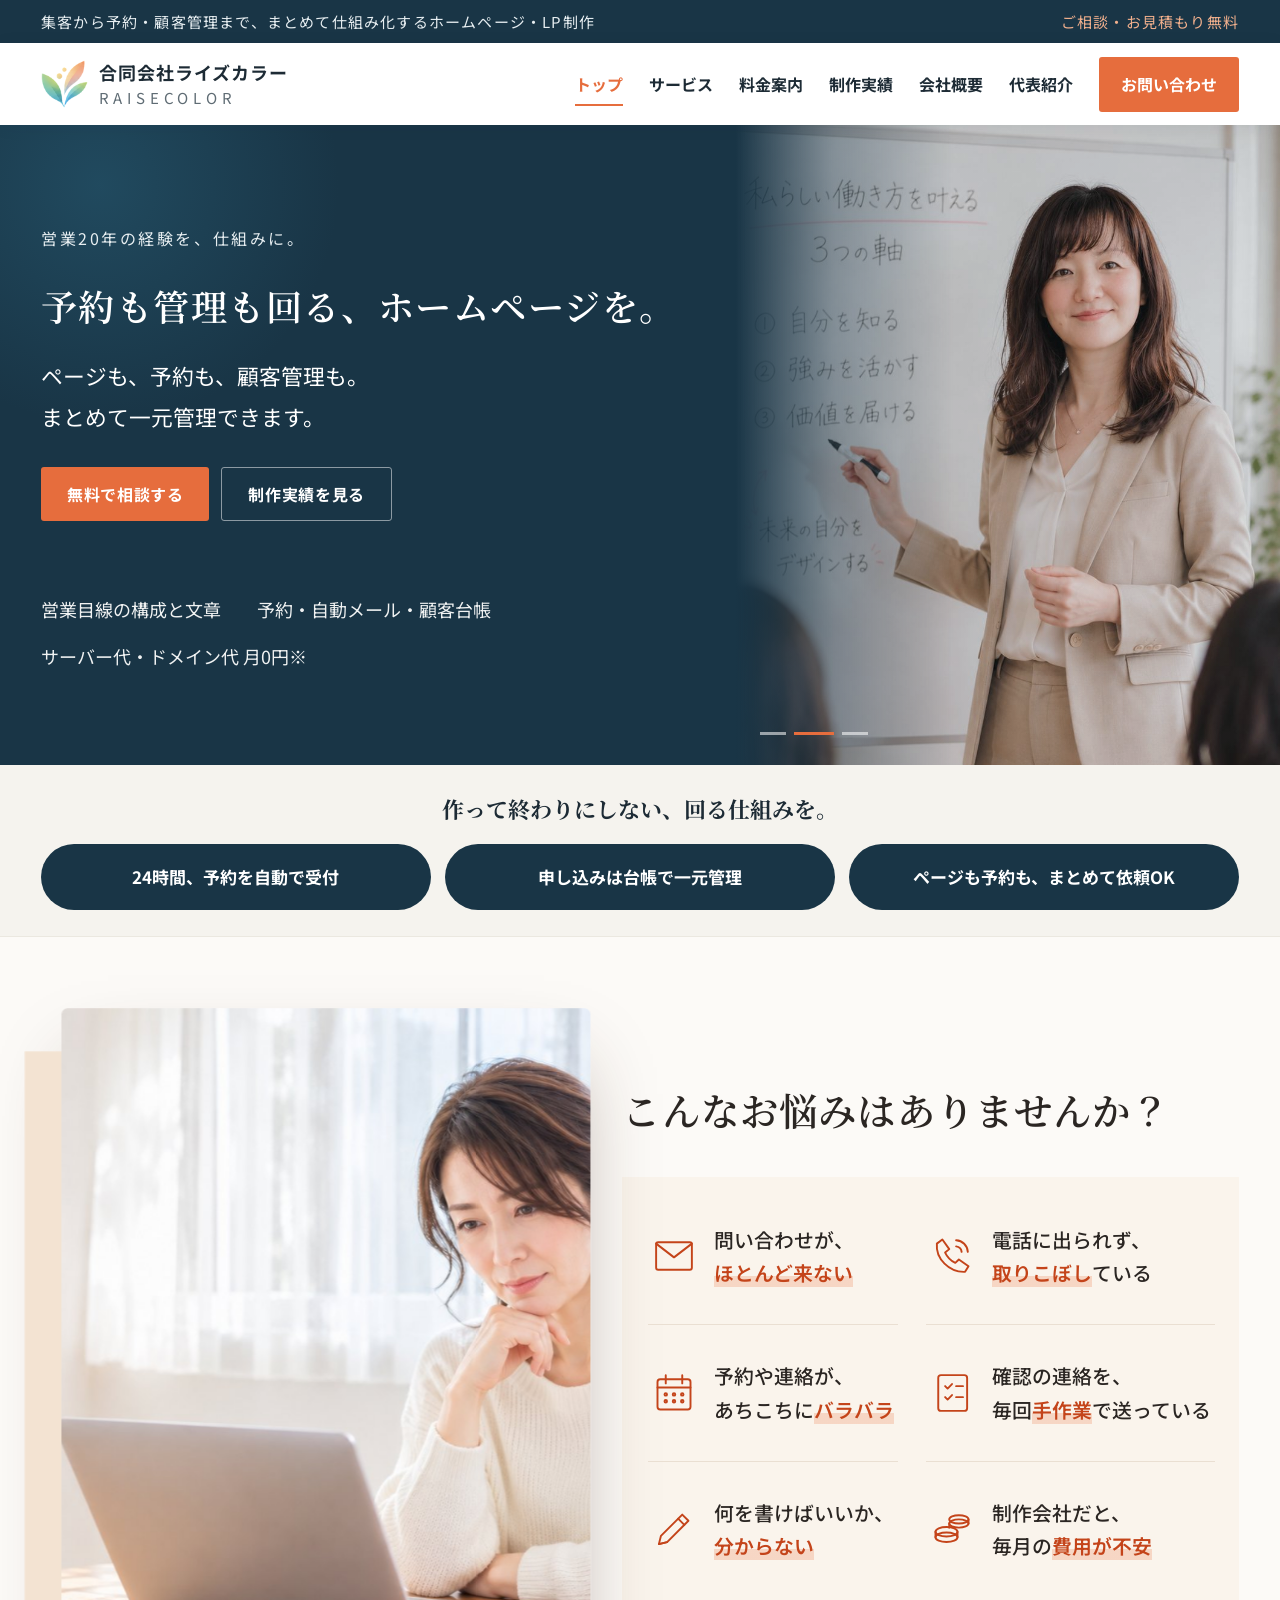
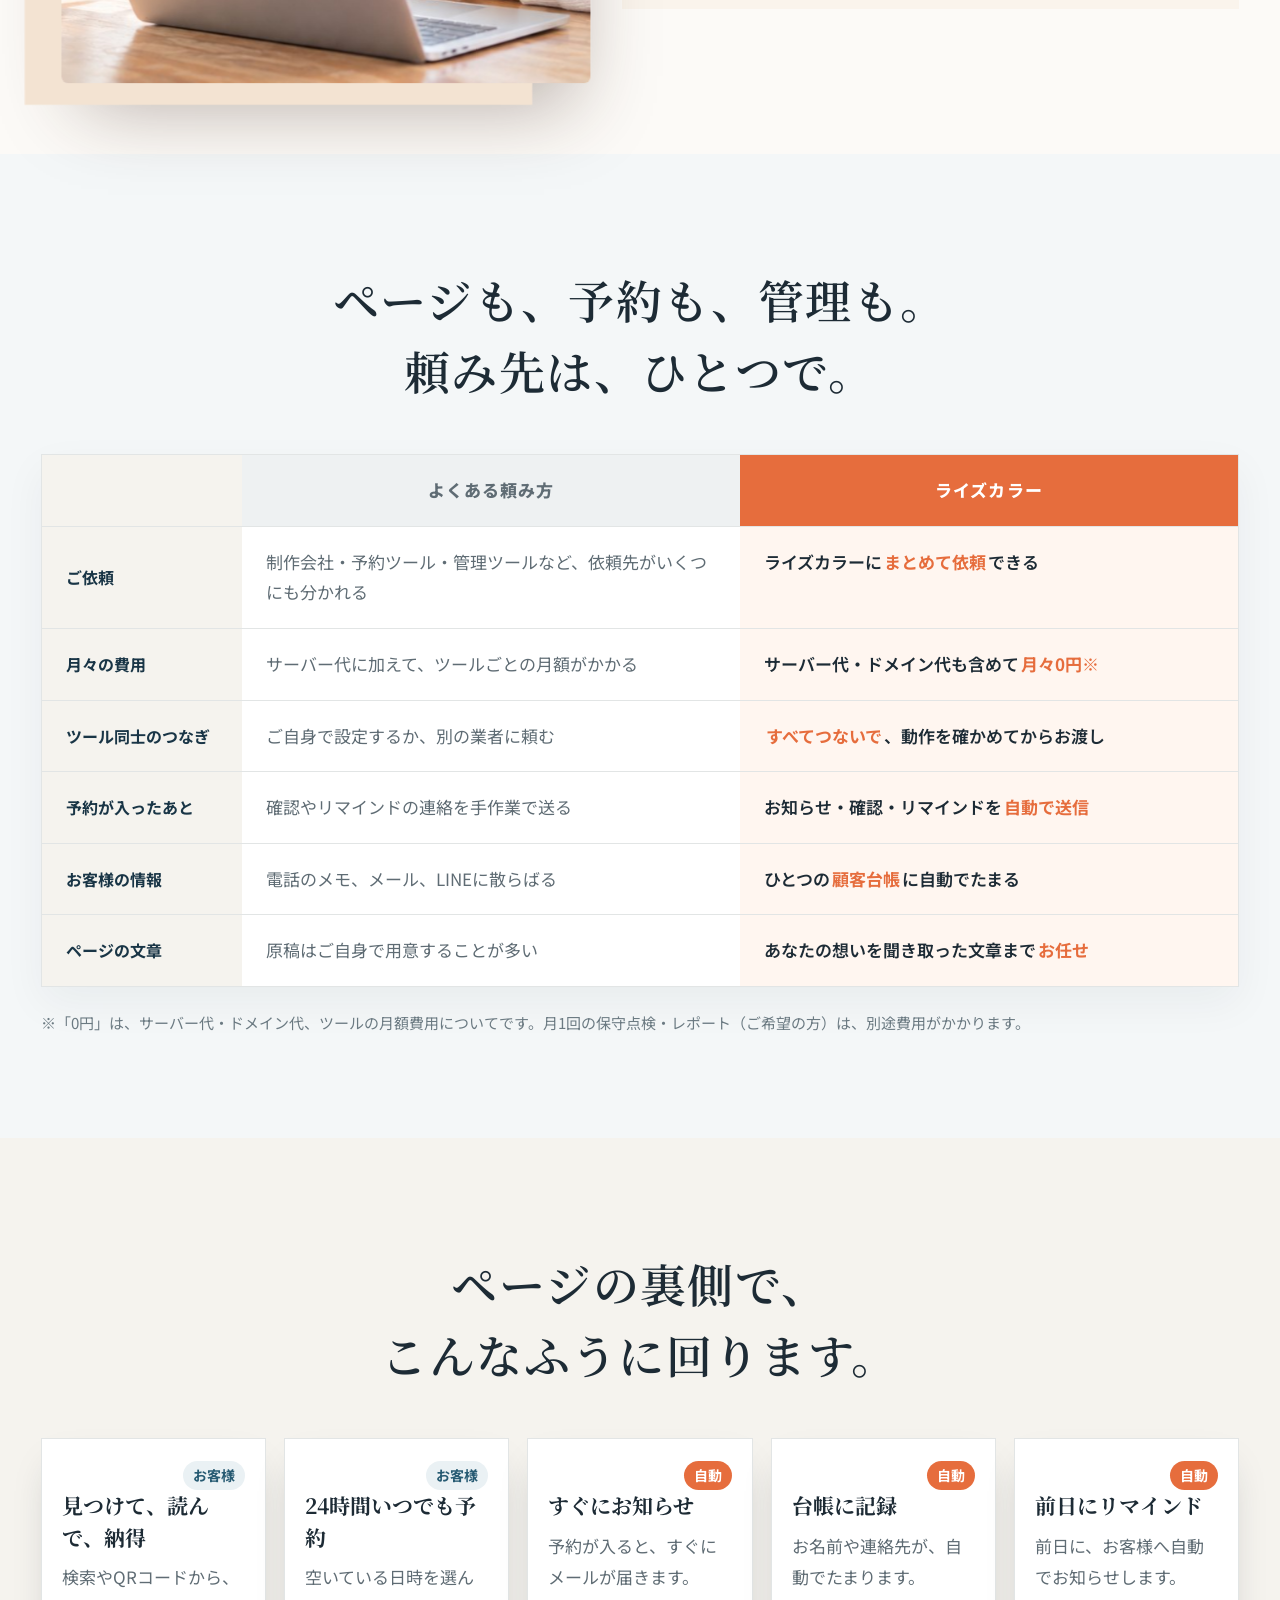
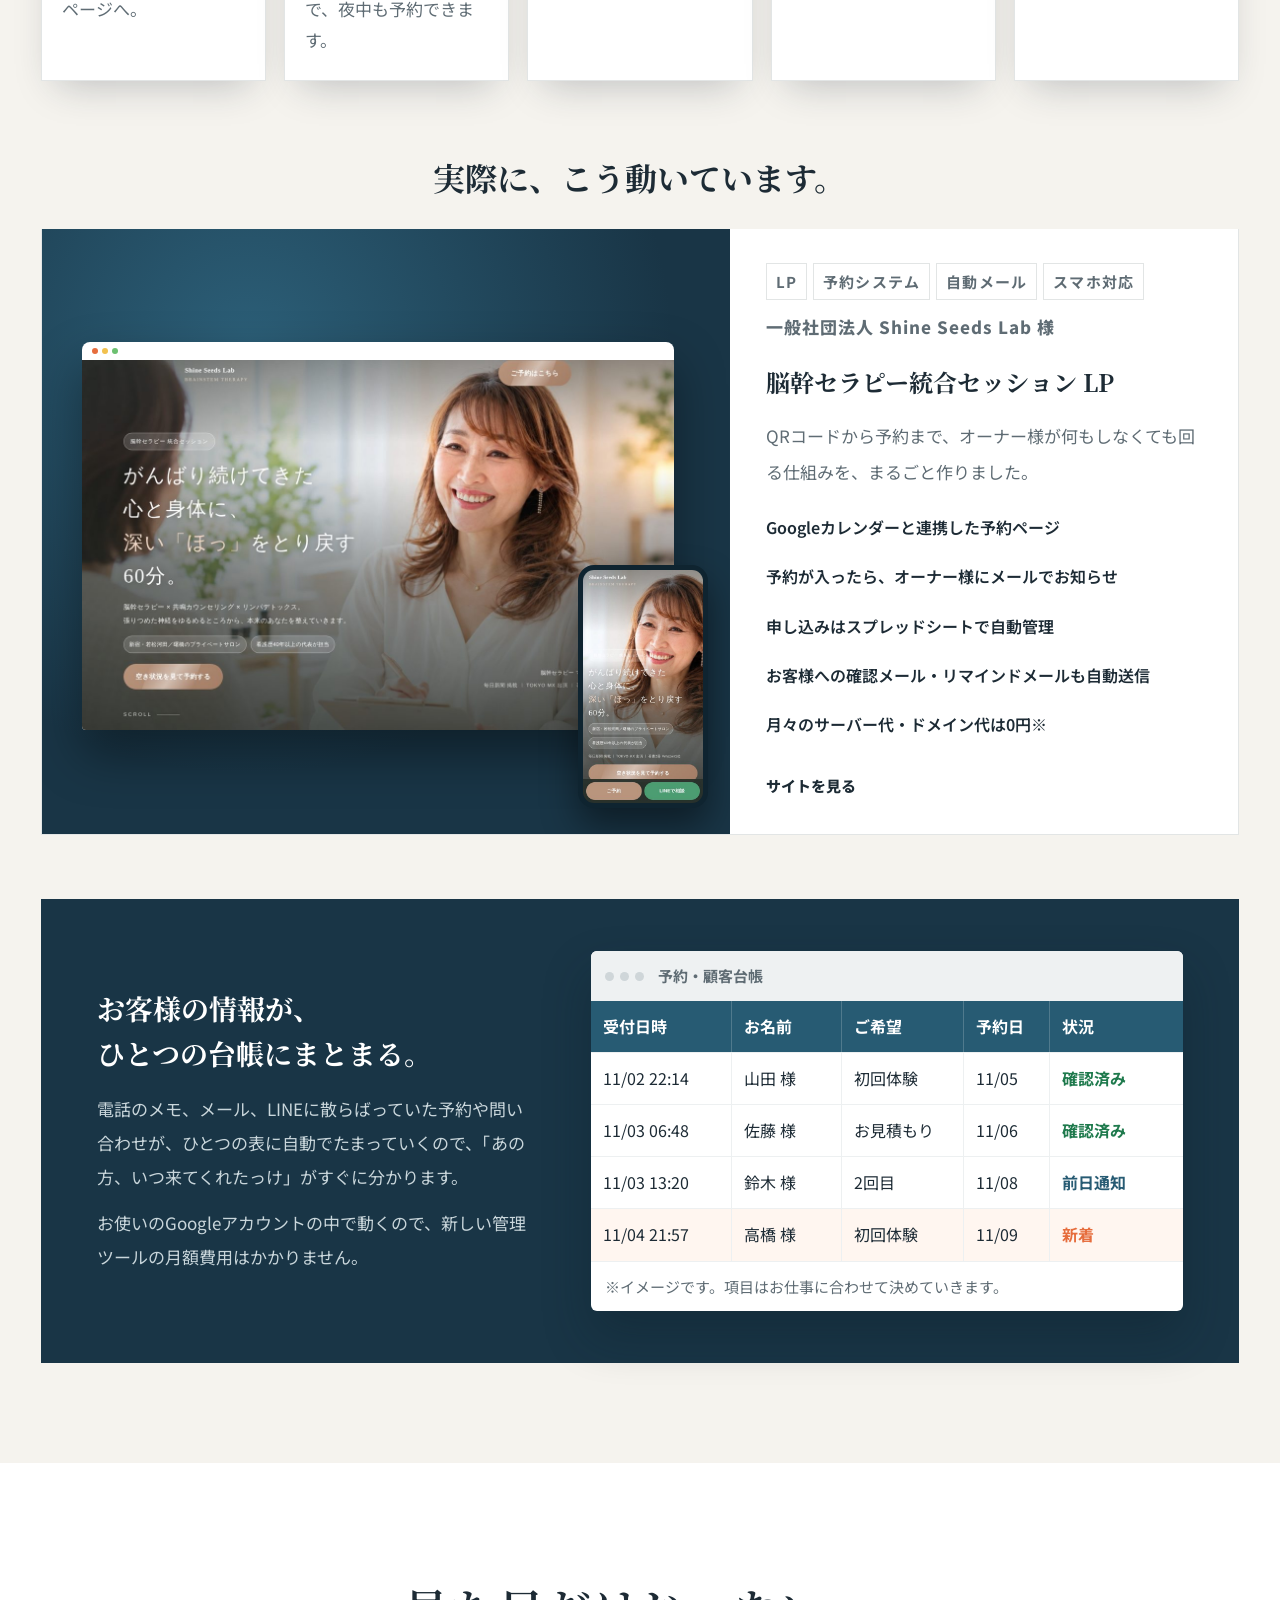
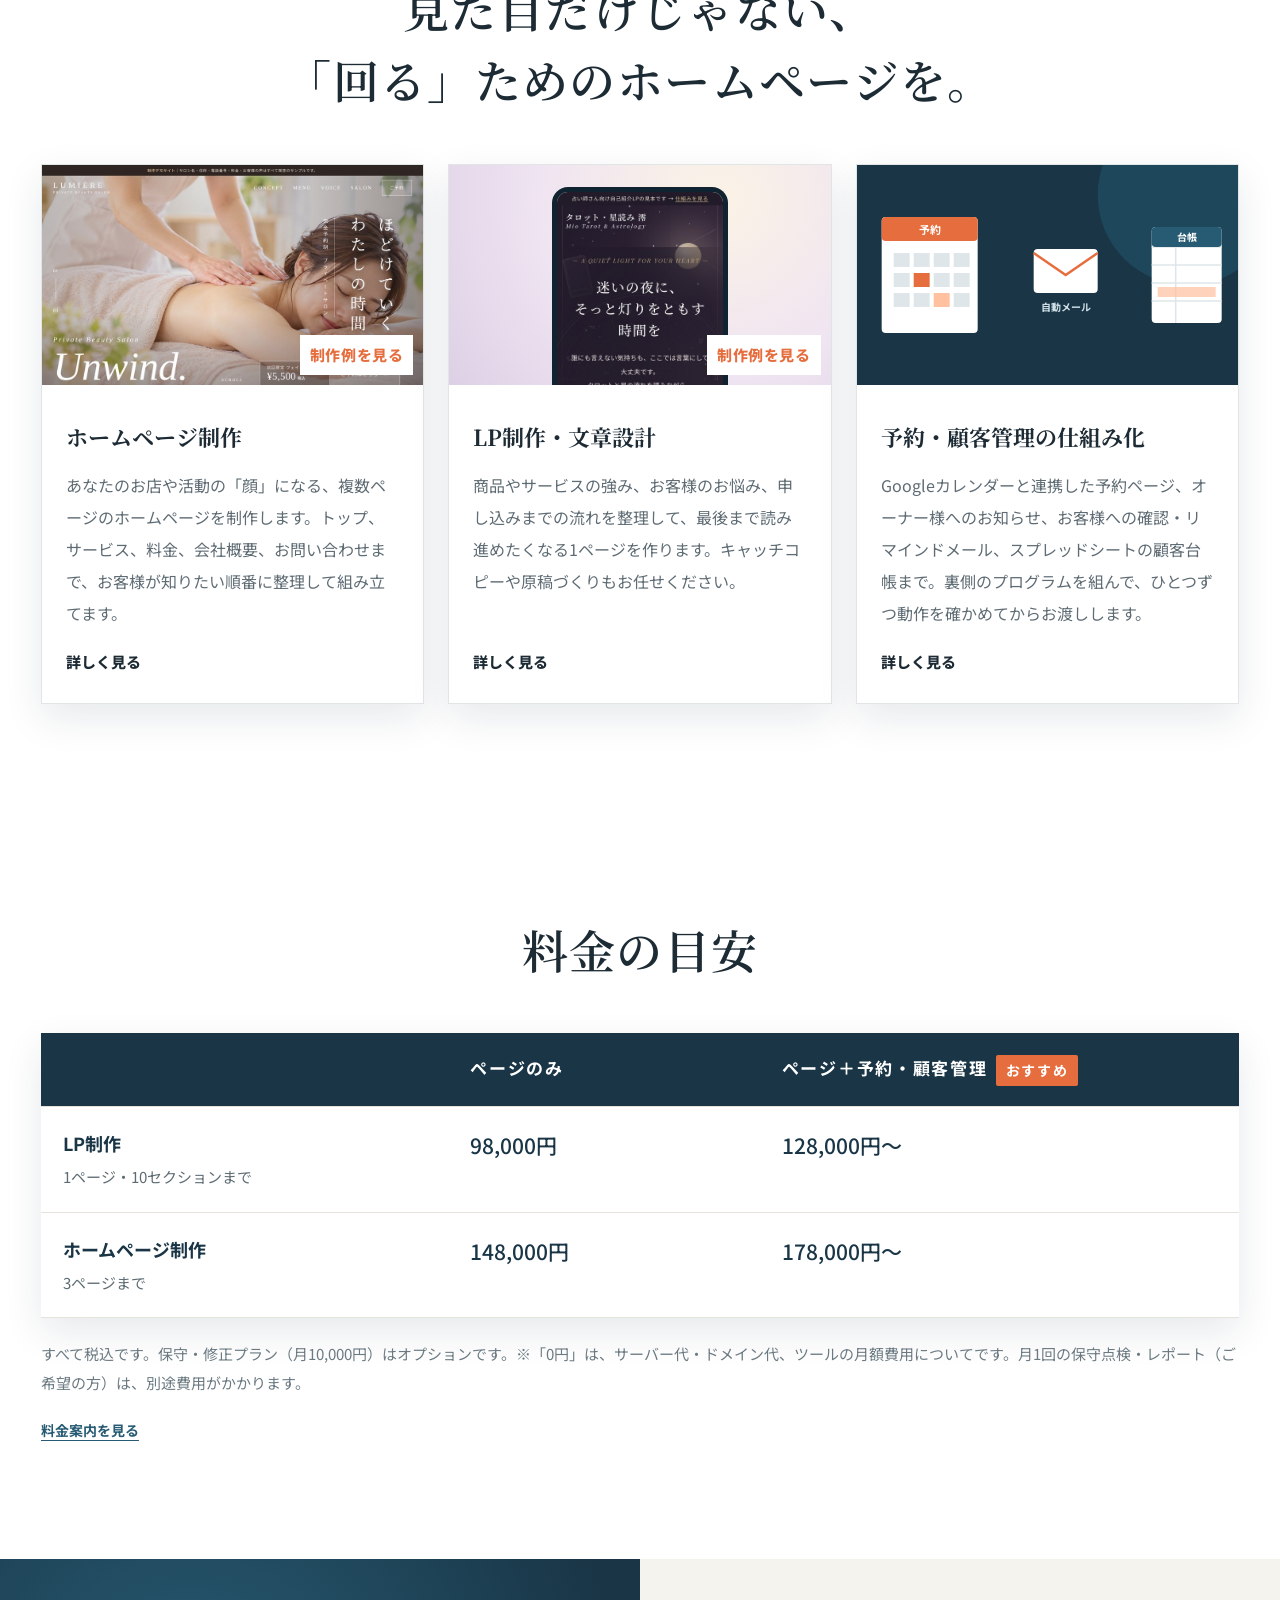
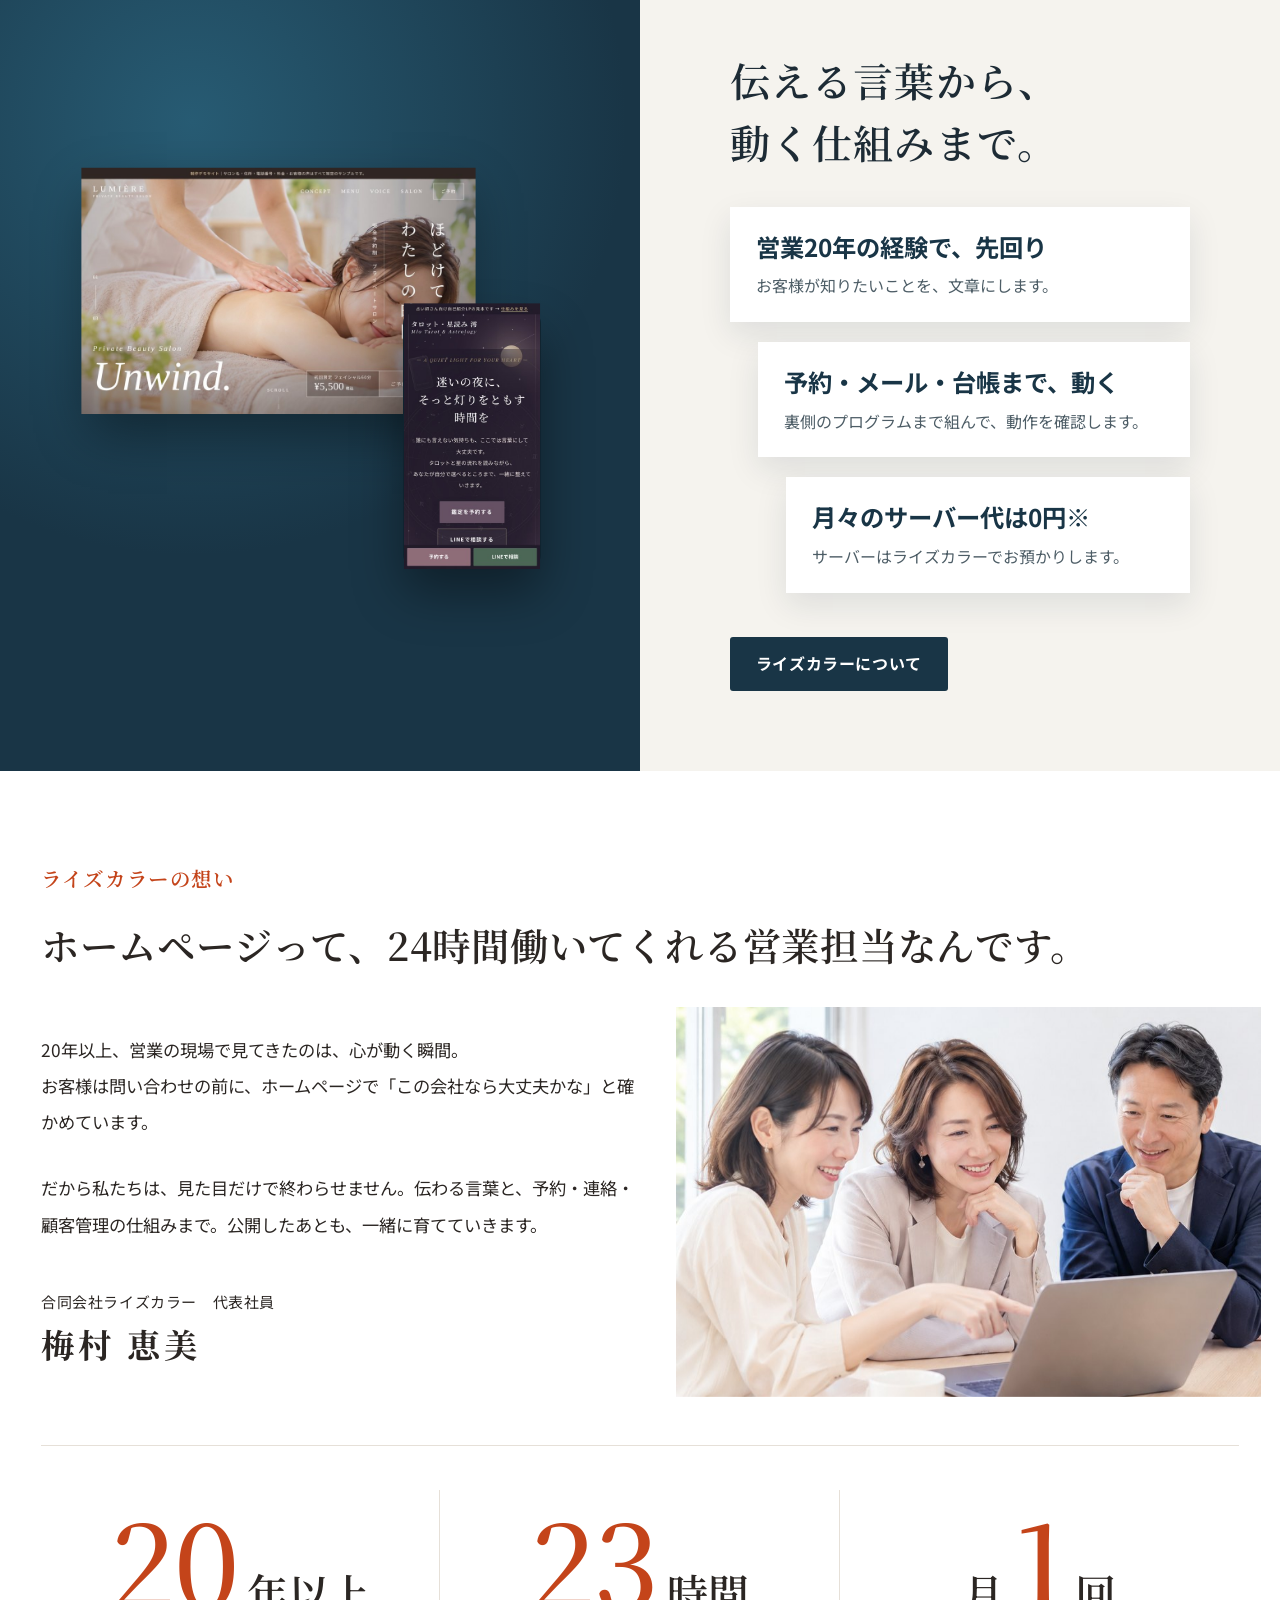
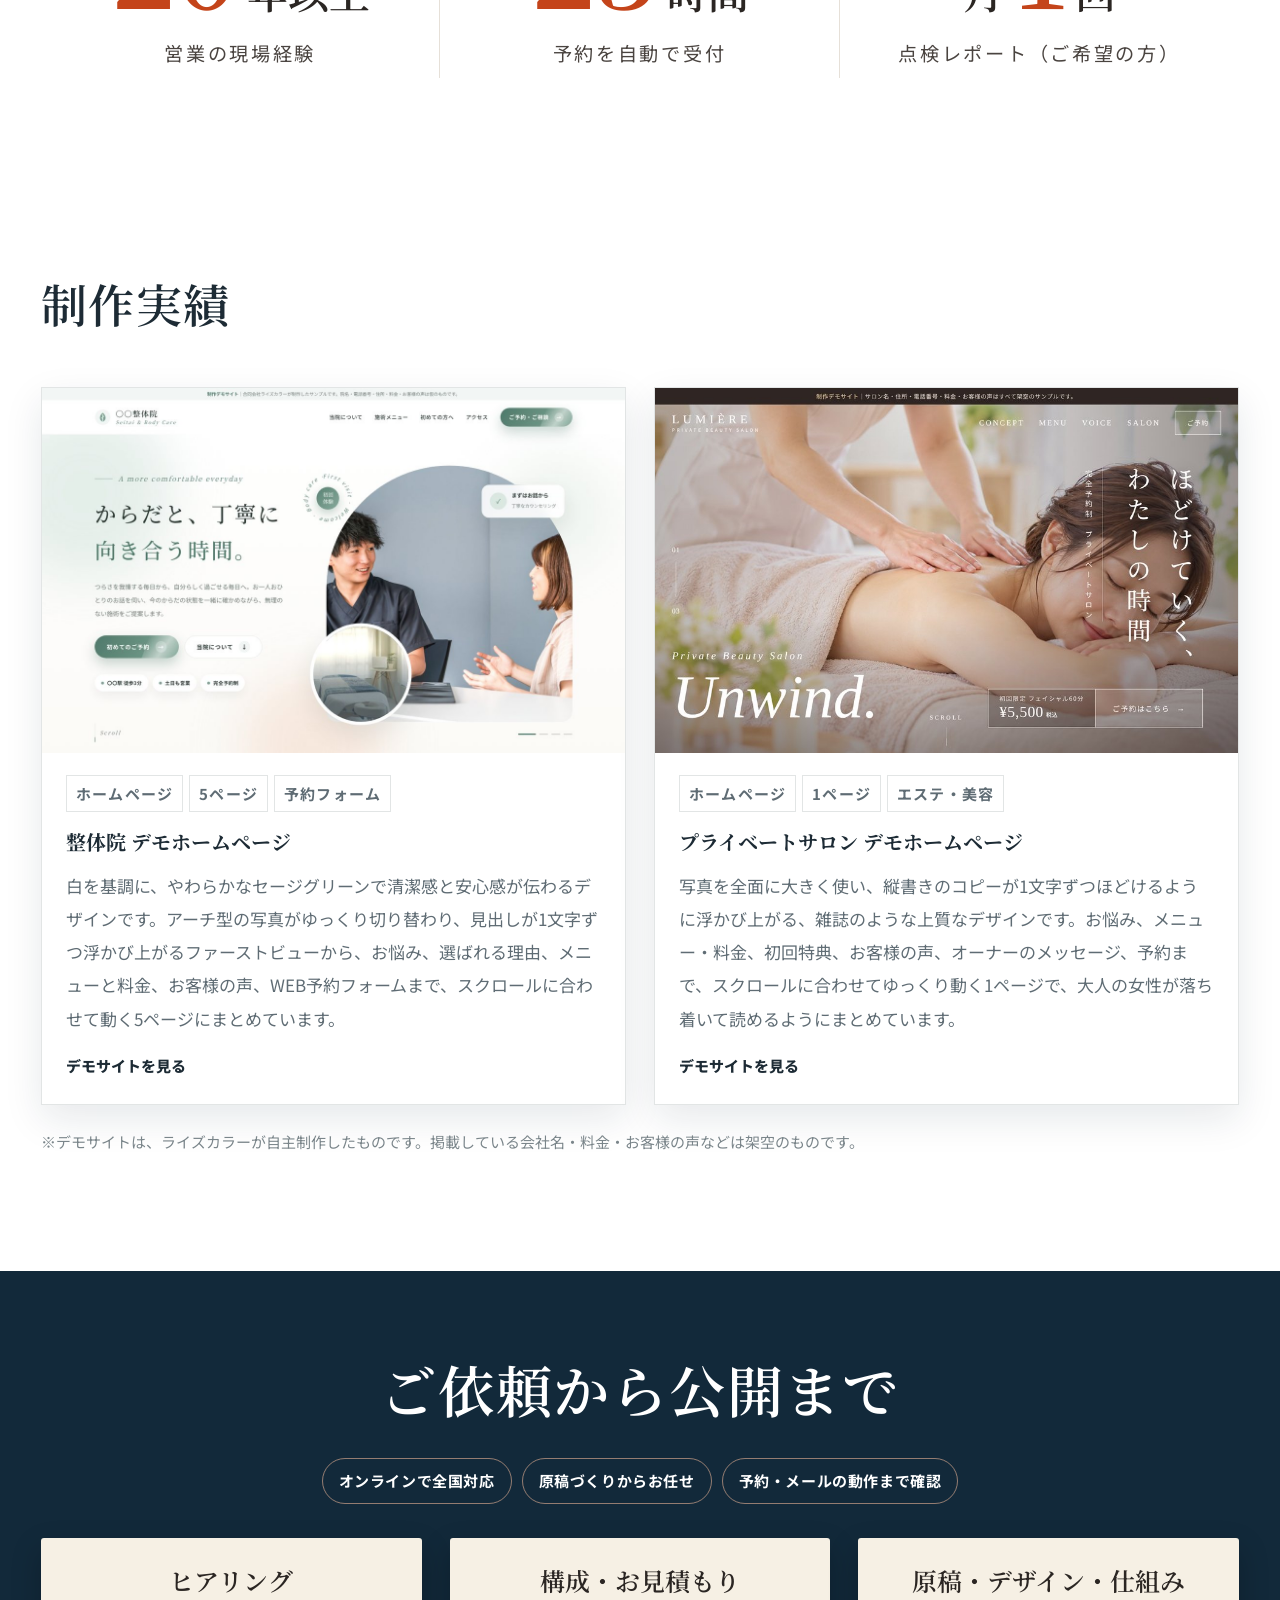
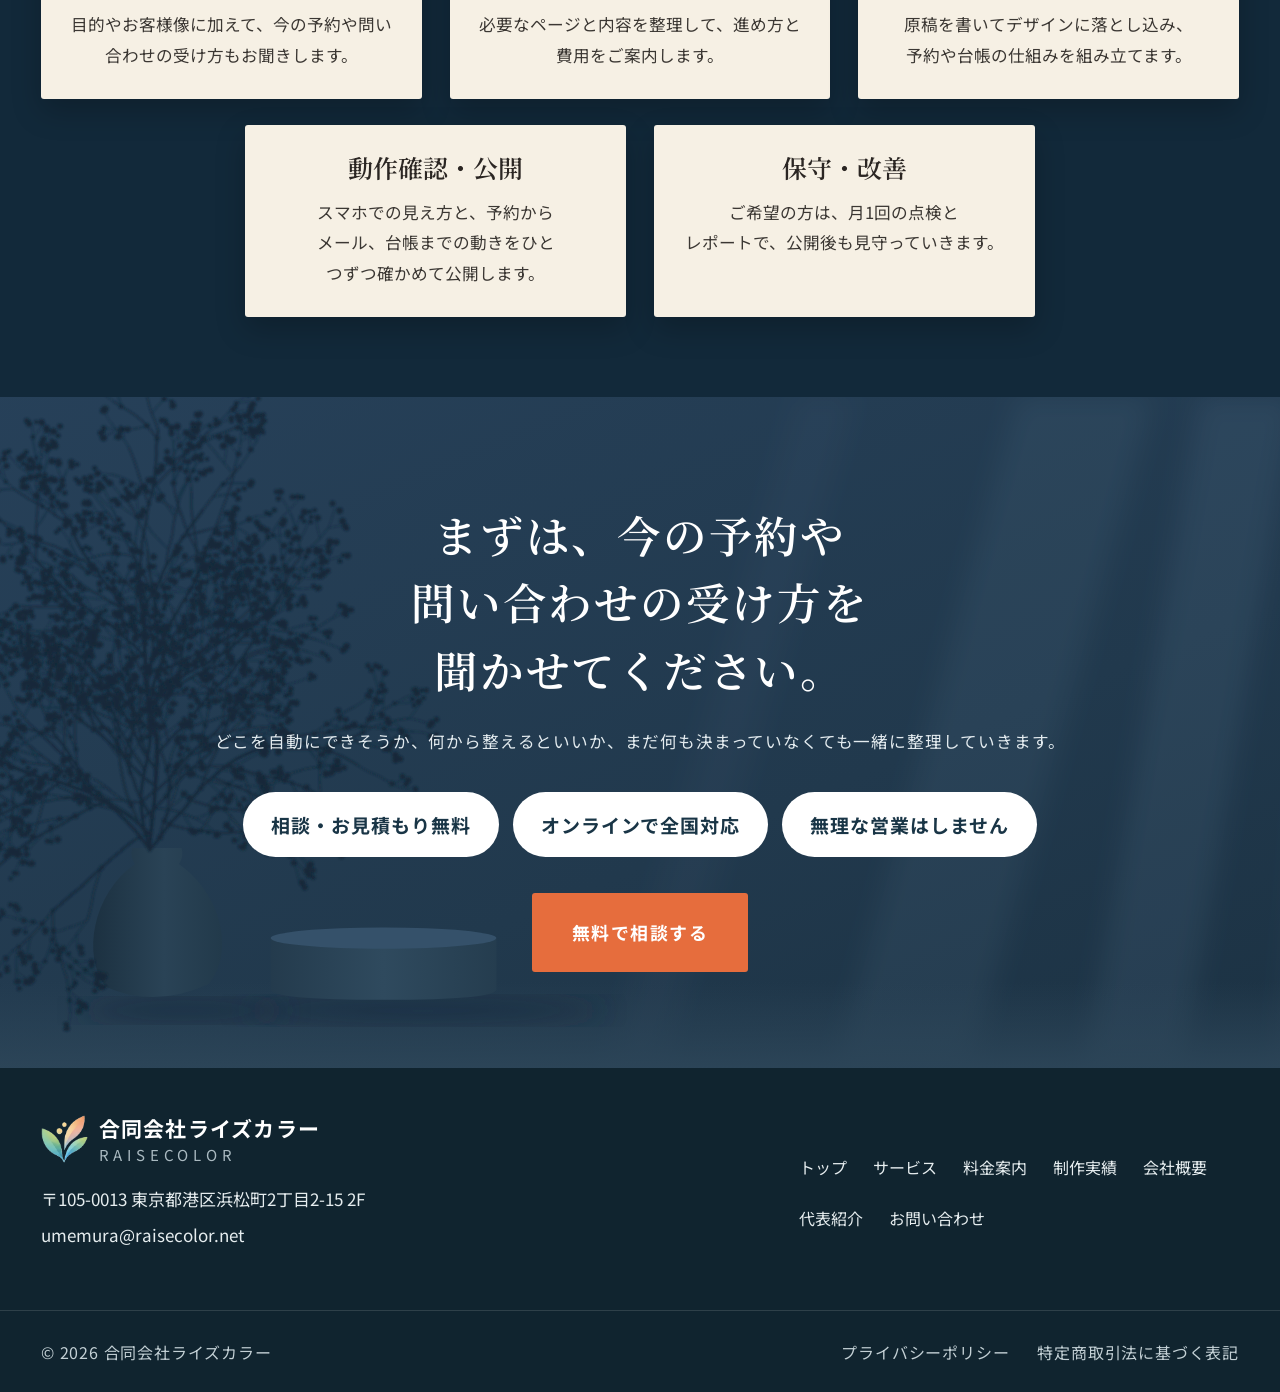
<file: index.html>
<!doctype html>
<html lang="ja">
<head>
  <meta charset="utf-8">
  <meta name="viewport" content="width=device-width, initial-scale=1">
  <meta name="description" content="合同会社ライズカラーは、ホームページ・LPの制作に加えて、予約の受付、お知らせメール、顧客台帳の管理まで、ひとつにまとめて自動で回る仕組みをお作りします。営業20年の経験をもとに、選ばれる構成と文章でご提案します。ご相談・お見積もりは無料です。">
  <title>合同会社ライズカラー｜予約・顧客管理まで回るホームページ・LP制作</title>
  <link rel="canonical" href="https://umemura-raisecolor.github.io/raisecolor/">
  <meta property="og:type" content="website">
  <meta property="og:site_name" content="合同会社ライズカラー">
  <meta property="og:locale" content="ja_JP">
  <meta property="og:title" content="合同会社ライズカラー｜予約・顧客管理まで回るホームページ・LP制作">
  <meta property="og:description" content="合同会社ライズカラーは、ホームページ・LPの制作に加えて、予約の受付、お知らせメール、顧客台帳の管理まで、ひとつにまとめて自動で回る仕組みをお作りします。営業20年の経験をもとに、選ばれる構成と文章でご提案します。ご相談・お見積もりは無料です。">
  <meta property="og:url" content="https://umemura-raisecolor.github.io/raisecolor/">
  <meta property="og:image" content="https://umemura-raisecolor.github.io/raisecolor/og-image.jpg">
  <meta property="og:image:width" content="1200">
  <meta property="og:image:height" content="630">
  <meta name="twitter:card" content="summary_large_image">
  <meta name="twitter:title" content="合同会社ライズカラー｜予約・顧客管理まで回るホームページ・LP制作">
  <meta name="twitter:description" content="合同会社ライズカラーは、ホームページ・LPの制作に加えて、予約の受付、お知らせメール、顧客台帳の管理まで、ひとつにまとめて自動で回る仕組みをお作りします。営業20年の経験をもとに、選ばれる構成と文章でご提案します。ご相談・お見積もりは無料です。">
  <meta name="twitter:image" content="https://umemura-raisecolor.github.io/raisecolor/og-image.jpg">
  <link rel="preload" as="image" href="representative.jpg" fetchpriority="high">
  <link rel="icon" href="logo-mark.png">
  <link rel="preconnect" href="https://fonts.googleapis.com">
  <link rel="preconnect" href="https://fonts.gstatic.com" crossorigin>
  <link rel="stylesheet" href="https://fonts.googleapis.com/css2?family=Noto+Sans+JP:wght@400;500;600;700;800&family=Noto+Serif+JP:wght@500;600;700&display=swap">
  <link rel="stylesheet" href="style.css">
  <link rel="stylesheet" href="anim.css">
  <link rel="stylesheet" href="clean.css">
  <script src="script.js" defer></script>
  <script src="anim.js" defer></script>
  <script type="application/ld+json">{"@context": "https://schema.org", "@graph": [{"@type": "Organization", "@id": "https://umemura-raisecolor.github.io/raisecolor/#organization", "name": "合同会社ライズカラー", "alternateName": "RAISECOLOR", "url": "https://umemura-raisecolor.github.io/raisecolor/", "logo": "https://umemura-raisecolor.github.io/raisecolor/logo-mark.png", "email": "umemura@raisecolor.net", "foundingDate": "2022-06-15", "founder": {"@type": "Person", "name": "梅村 恵美"}, "address": {"@type": "PostalAddress", "postalCode": "105-0013", "addressRegion": "東京都", "addressLocality": "港区", "streetAddress": "浜松町2丁目2-15 2F", "addressCountry": "JP"}}, {"@type": "WebSite", "@id": "https://umemura-raisecolor.github.io/raisecolor/#website", "url": "https://umemura-raisecolor.github.io/raisecolor/", "name": "合同会社ライズカラー", "inLanguage": "ja", "publisher": {"@id": "https://umemura-raisecolor.github.io/raisecolor/#organization"}}]}</script>
</head>
<body>
  <div class="topbar">
    <div class="container topbar-inner">
      <span>集客から予約・顧客管理まで、まとめて仕組み化するホームページ・LP制作</span>
      <span class="topbar-note">ご相談・お見積もり無料</span>
    </div>
  </div>
  <header class="site-header">
    <div class="container header-inner">
      <a class="brand" href="index.html" aria-label="合同会社ライズカラー トップ"><img class="brand-logo" src="logo-mark.png" alt="" width="46" height="47"><span class="brand-text"><strong>合同会社ライズカラー</strong><small>RAISECOLOR</small></span></a>
      <button class="menu-toggle" aria-expanded="false" aria-controls="site-nav" aria-label="メニューを開く"><span></span><span></span><span></span></button>
      <nav id="site-nav" class="site-nav" aria-label="メインメニュー"><a href="index.html" aria-current="page">トップ</a><a href="services.html">サービス</a><a href="pricing.html">料金案内</a><a href="works.html">制作実績</a><a href="about.html">会社概要</a><a href="representative.html">代表紹介</a><a class="nav-cta" href="contact.html">お問い合わせ</a></nav>
    </div>
  </header>
  <main>

    <section class="hero" id="home">
      <div class="hero-grid">
        <div class="hero-content">
          <p class="eyebrow">営業20年の経験を、仕組みに。</p>
          <h1><span class="ph">予約も管理も回る、</span><span class="ph">ホームページを。</span></h1>
          <p class="hero-lead">ページも、予約も、顧客管理も。<br>まとめて一元管理できます。</p>
          <div class="hero-actions">
            <a class="button button-primary" href="contact.html">無料で相談する</a>
            <a class="button button-ghost" href="works.html">制作実績を見る</a>
          </div>
          <div class="hero-points">
            <div><span>営業目線の構成と文章</span></div>
            <div><span>予約・自動メール・顧客台帳</span></div>
            <div><span>サーバー代・ドメイン代 月0円※</span></div>
          </div>
        </div>
        <figure class="hero-photo" style="margin:0">
          <div class="hero-slides">
            <img class="hero-slide is-active" src="representative.jpg" fetchpriority="high" decoding="async" alt="代表社員 梅村恵美">
            <img class="hero-slide" loading="lazy" src="hero-2.jpg" alt="セミナーで話す代表 梅村恵美" style="object-position:72% 15%">
            <img class="hero-slide" loading="lazy" src="hero-4.jpg" alt="窓の外を見つめる代表 梅村恵美" style="object-position:66% 40%">
          </div>
          <div class="hero-dots" aria-hidden="true"><span class="is-active"></span><span></span><span></span></div>
        </figure>
      </div>
    </section>

    <section class="trust-strip">
      <div class="container trust-inner">
        <div class="trust-intro"><strong>作って終わりにしない、回る仕組みを。</strong></div>
        <div class="trust-item"><span>24時間、予約を自動で受付</span></div>
        <div class="trust-item"><span>申し込みは台帳で一元管理</span></div>
        <div class="trust-item"><span>ページも予約も、まとめて依頼OK</span></div>
      </div>
    </section>


    <section class="worry-section" id="worry">
      <div class="container worry-grid">
        <figure class="worry-photo"><img src="photo-consult.jpg" alt="パソコンを見ながらホームページのことで悩む30代の女性" loading="lazy"></figure>
        <div class="worry-copy">
          <h2>こんなお悩みは<br class="sp-br">ありませんか？</h2>
          <ul class="worry-list">
            <li><svg class="worry-ico" viewBox="0 0 32 32" aria-hidden="true" fill="none" stroke="currentColor" stroke-width="1.4" stroke-linecap="round" stroke-linejoin="round"><rect x="3" y="6" width="26" height="20" rx="1.5"/><path d="M3 7l13 10L29 7"/></svg><span class="worry-text">問い合わせが、<br><b>ほとんど来ない</b></span></li>
            <li><svg class="worry-ico" viewBox="0 0 32 32" aria-hidden="true" fill="none" stroke="currentColor" stroke-width="1.4" stroke-linecap="round" stroke-linejoin="round"><path d="M9 4l5 7-3 2.5c1.6 3.4 4 5.9 7.4 7.5L21 18.5l7 5-2.5 4C14 28 4 18 5 7z"/><path d="M19 4.5a9 9 0 0 1 8.5 8.5M19 9a4.5 4.5 0 0 1 4 4"/></svg><span class="worry-text">電話に出られず、<br><b>取りこぼし</b>ている</span></li>
            <li><svg class="worry-ico" viewBox="0 0 32 32" aria-hidden="true" fill="none" stroke="currentColor" stroke-width="1.4" stroke-linecap="round" stroke-linejoin="round"><rect x="4" y="6" width="24" height="22" rx="2"/><path d="M4 12h24M10 3v6M22 3v6"/><circle cx="10" cy="17" r=".9"/><circle cx="16" cy="17" r=".9"/><circle cx="22" cy="17" r=".9"/><circle cx="10" cy="22" r=".9"/><circle cx="16" cy="22" r=".9"/><circle cx="22" cy="22" r=".9"/></svg><span class="worry-text">予約や連絡が、<br>あちこちに<b>バラバラ</b></span></li>
            <li><svg class="worry-ico" viewBox="0 0 32 32" aria-hidden="true" fill="none" stroke="currentColor" stroke-width="1.4" stroke-linecap="round" stroke-linejoin="round"><rect x="6" y="3" width="21" height="26" rx="2"/><path d="M11 11l1.8 1.8L16 9.5M11 19l1.8 1.8L16 17.5M19 11h5M19 19h5"/></svg><span class="worry-text">確認の連絡を、<br>毎回<b>手作業</b>で送っている</span></li>
            <li><svg class="worry-ico" viewBox="0 0 32 32" aria-hidden="true" fill="none" stroke="currentColor" stroke-width="1.4" stroke-linecap="round" stroke-linejoin="round"><path d="M5 27l1.5-6L22 5.5 26.5 10 11 25.5z"/><path d="M19 8.5l4.5 4.5M5 27l6-1.5"/></svg><span class="worry-text">何を書けばいいか、<br><b>分からない</b></span></li>
            <li><svg class="worry-ico" viewBox="0 0 32 32" aria-hidden="true" fill="none" stroke="currentColor" stroke-width="1.4" stroke-linecap="round" stroke-linejoin="round"><ellipse cx="12" cy="22" rx="8" ry="3.5"/><path d="M4 22v-4M20 22v-4"/><ellipse cx="12" cy="18" rx="8" ry="3.5"/><ellipse cx="21" cy="12" rx="7" ry="3"/><path d="M14 12v3M28 12v-3"/><ellipse cx="21" cy="9" rx="7" ry="3"/></svg><span class="worry-text">制作会社だと、<br>毎月の<b>費用が不安</b></span></li>
          </ul>
        </div>
      </div>
    </section>

    <section class="compare-section" id="compare">
      <div class="container">
        <div class="section-heading">
          <h2>ページも、予約も、管理も。<br>頼み先は、ひとつで。</h2>
          <p>よくある頼み方だと、ページは制作会社に、予約は予約ツールに、顧客管理はまた別のツールに、と<br>頼み先も月々の費用もバラバラになりがちです。ライズカラーは、それを全部つないでお渡しします。</p>
        </div>
        <div class="compare-table" role="table" aria-label="よくある頼み方とライズカラーの比較">
          <div class="cmp-row cmp-head" role="row"><span role="columnheader"></span><span role="columnheader" class="cmp-other">よくある頼み方</span><span role="columnheader" class="cmp-us">ライズカラー</span></div>
          <div class="cmp-row" role="row"><b role="rowheader">ご依頼</b><span role="cell" class="cmp-other">制作会社・予約ツール・管理ツールなど、依頼先がいくつにも分かれる</span><span role="cell" class="cmp-us">ライズカラーに<strong>まとめて依頼</strong>できる</span></div>
          <div class="cmp-row" role="row"><b role="rowheader">月々の費用</b><span role="cell" class="cmp-other">サーバー代に加えて、ツールごとの月額がかかる</span><span role="cell" class="cmp-us">サーバー代・ドメイン代も含めて<strong>月々0円※</strong></span></div>
          <div class="cmp-row" role="row"><b role="rowheader">ツール同士のつなぎ</b><span role="cell" class="cmp-other">ご自身で設定するか、別の業者に頼む</span><span role="cell" class="cmp-us"><strong>すべてつないで</strong>、動作を確かめてからお渡し</span></div>
          <div class="cmp-row" role="row"><b role="rowheader">予約が入ったあと</b><span role="cell" class="cmp-other">確認やリマインドの連絡を手作業で送る</span><span role="cell" class="cmp-us">お知らせ・確認・リマインドを<strong>自動で送信</strong></span></div>
          <div class="cmp-row" role="row"><b role="rowheader">お客様の情報</b><span role="cell" class="cmp-other">電話のメモ、メール、LINEに散らばる</span><span role="cell" class="cmp-us">ひとつの<strong>顧客台帳</strong>に自動でたまる</span></div>
          <div class="cmp-row" role="row"><b role="rowheader">ページの文章</b><span role="cell" class="cmp-other">原稿はご自身で用意することが多い</span><span role="cell" class="cmp-us">あなたの想いを聞き取った文章まで<strong>お任せ</strong></span></div>
        </div>
        <p class="zero-note">※「0円」は、サーバー代・ドメイン代、ツールの月額費用についてです。月1回の保守点検・レポート（ご希望の方）は、別途費用がかかります。</p>
      </div>
    </section>

    <section class="system-section" id="system">
      <div class="container">
        <div class="section-heading">
          <h2>ページの裏側で、<br>こんなふうに回ります。</h2>
          <p>お客様がページを見つけてから、予約、お知らせ、台帳への記録、前日のリマインドまで。<br>オーナー様が手を動かさなくても進むように、ひとつながりで組み立てます。</p>
        </div>
        <ol class="system-flow">
          <li><span class="sf-who">お客様</span><h3>見つけて、読んで、納得</h3><p>検索やQRコードから、ページへ。</p></li>
          <li><span class="sf-who">お客様</span><h3>24時間いつでも予約</h3><p>空いている日時を選んで、夜中も予約できます。</p></li>
          <li><span class="sf-who auto">自動</span><h3>すぐにお知らせ</h3><p>予約が入ると、すぐにメールが届きます。</p></li>
          <li><span class="sf-who auto">自動</span><h3>台帳に記録</h3><p>お名前や連絡先が、自動でたまります。</p></li>
          <li><span class="sf-who auto">自動</span><h3>前日にリマインド</h3><p>前日に、お客様へ自動でお知らせします。</p></li>
        </ol>
        <div class="case-head"><h3>実際に、こう動いています。</h3></div>
        <article class="work-feature"><a class="work-mock" href="https://shine-seeds-lab.pages.dev/" target="_blank" rel="noopener"><span class="mock-pc"><i></i><img src="work-nori.jpg" alt="Shine Seeds Lab 脳幹セラピーLPのパソコン表示" loading="lazy"></span><span class="mock-sp"><img src="work-nori-sp.jpg" alt="Shine Seeds Lab 脳幹セラピーLPのスマホ表示" loading="lazy"></span></a><div class="work-info"><div class="tags"><span>LP</span><span>予約システム</span><span>自動メール</span><span>スマホ対応</span></div><p class="work-client">一般社団法人 Shine Seeds Lab 様</p><h3>脳幹セラピー統合セッション LP</h3><p>QRコードから予約まで、オーナー様が何もしなくても回る仕組みを、まるごと作りました。</p><ul class="work-points"><li>Googleカレンダーと連携した予約ページ</li><li>予約が入ったら、オーナー様にメールでお知らせ</li><li>申し込みはスプレッドシートで自動管理</li><li>お客様への確認メール・リマインドメールも自動送信</li><li>月々のサーバー代・ドメイン代は0円※</li></ul><a class="text-link" href="https://shine-seeds-lab.pages.dev/" target="_blank" rel="noopener">サイトを見る</a></div></article>
        <div class="system-board">
          <div class="board-copy">
            
            <h3>お客様の情報が、<br>ひとつの台帳にまとまる。</h3>
            <p>電話のメモ、メール、LINEに散らばっていた予約や問い合わせが、ひとつの表に自動でたまっていくので、「あの方、いつ来てくれたっけ」がすぐに分かります。</p>
            <p>お使いのGoogleアカウントの中で動くので、新しい管理ツールの月額費用はかかりません。</p>
          </div>
          <div class="board-sheet" role="img" aria-label="スプレッドシートの顧客台帳のイメージ">
            <div class="sheet-bar"><i></i><i></i><i></i><span>予約・顧客台帳</span></div>
            <div class="sheet-row head"><span>受付日時</span><span>お名前</span><span>ご希望</span><span>予約日</span><span>状況</span></div>
            <div class="sheet-row"><span>11/02 22:14</span><span>山田 様</span><span>初回体験</span><span>11/05</span><span class="st ok">確認済み</span></div>
            <div class="sheet-row"><span>11/03 06:48</span><span>佐藤 様</span><span>お見積もり</span><span>11/06</span><span class="st ok">確認済み</span></div>
            <div class="sheet-row"><span>11/03 13:20</span><span>鈴木 様</span><span>2回目</span><span>11/08</span><span class="st rm">前日通知</span></div>
            <div class="sheet-row new"><span>11/04 21:57</span><span>高橋 様</span><span>初回体験</span><span>11/09</span><span class="st nw">新着</span></div>
            <p class="sheet-note">※イメージです。項目はお仕事に合わせて決めていきます。</p>
          </div>
        </div>
      </div>
    </section>

    <section class="section" id="service">
      <div class="container">
        <div class="section-heading">
          <h2>見た目だけじゃない、<br>「回る」ためのホームページを。</h2>
          <p>ページを作るところから、予約の受付、顧客管理の仕組みまで。<br>必要なものだけを組み合わせて、ご相談いただけます。</p>
        </div>
        <div class="service-grid">
          <article class="service-card">
            <a class="thumb" href="https://umemura-raisecolor.github.io/salon-demo/unwind/" target="_blank" rel="noopener"><img src="work-salon.jpg?v=3" alt="プライベートサロンのデモホームページ" loading="lazy"><span class="thumb-tag">制作例を見る</span></a>
            <div class="service-card-body"><h3>ホームページ制作</h3><p>あなたのお店や活動の「顔」になる、複数ページのホームページを制作します。トップ、サービス、料金、会社概要、お問い合わせまで、お客様が知りたい順番に整理して組み立てます。</p><a href="services.html" class="text-link">詳しく見る</a></div>
          </article>
          <article class="service-card">
            <a class="thumb phone" href="https://umemura-raisecolor.github.io/proposals/mio/" target="_blank" rel="noopener" style="background:radial-gradient(circle at 70% 15%,#fbf3e6 0,#efe4f1 55%,#ddd0e6 100%)"><img src="work-mio-sp.jpg" alt="占い師さん向け自己紹介LPデモのスマートフォン表示" loading="lazy"><span class="thumb-tag">制作例を見る</span></a>
            <div class="service-card-body"><h3>LP制作・文章設計</h3><p>商品やサービスの強み、お客様のお悩み、申し込みまでの流れを整理して、最後まで読み進めたくなる1ページを作ります。キャッチコピーや原稿づくりもお任せください。</p><a href="services.html" class="text-link">詳しく見る</a></div>
          </article>
          <article class="service-card">
            <div class="thumb"><svg viewBox="0 0 400 220" width="100%" height="100%" preserveAspectRatio="xMidYMid slice" aria-hidden="true"><rect width="400" height="220" fill="#193546"/><circle cx="340" cy="30" r="90" fill="#275b73" opacity=".5"/><g font-family="Noto Sans JP" font-weight="700"><rect x="34" y="52" width="96" height="116" rx="4" fill="#fff"/><rect x="34" y="52" width="96" height="24" rx="4" fill="#e66d3d"/><text x="82" y="69" text-anchor="middle" font-size="11" fill="#fff">予約</text><g fill="#dfe6e9"><rect x="46" y="88" width="16" height="14"/><rect x="66" y="88" width="16" height="14"/><rect x="86" y="88" width="16" height="14"/><rect x="106" y="88" width="16" height="14"/><rect x="46" y="108" width="16" height="14"/><rect x="86" y="108" width="16" height="14"/><rect x="106" y="108" width="16" height="14"/><rect x="46" y="128" width="16" height="14"/><rect x="66" y="128" width="16" height="14"/><rect x="106" y="128" width="16" height="14"/></g><rect x="66" y="108" width="16" height="14" fill="#e66d3d"/><rect x="86" y="128" width="16" height="14" fill="#ffc19f"/><rect x="186" y="84" width="64" height="44" rx="4" fill="#fff"/><path d="M186 88l32 22 32-22" fill="none" stroke="#e66d3d" stroke-width="2.5"/><text x="218" y="146" text-anchor="middle" font-size="10" fill="#cfe0e6">自動メール</text><rect x="304" y="62" width="70" height="96" rx="4" fill="#fff"/><g stroke="#dfe6e9" stroke-width="1.5"><path d="M304 82h70M304 100h70M304 118h70M304 136h70M328 62v96"/></g><rect x="304" y="62" width="70" height="20" rx="4" fill="#275b73"/><text x="339" y="76" text-anchor="middle" font-size="10" fill="#fff">台帳</text><rect x="310" y="122" width="58" height="10" fill="#ffc19f" opacity=".7"/></g></svg></div>
            <div class="service-card-body"><h3>予約・顧客管理の仕組み化</h3><p>Googleカレンダーと連携した予約ページ、オーナー様へのお知らせ、お客様への確認・リマインドメール、スプレッドシートの顧客台帳まで。裏側のプログラムを組んで、ひとつずつ動作を確かめてからお渡しします。</p><a href="services.html#system" class="text-link">詳しく見る</a></div>
          </article>
        </div>
      </div>
    </section>

    <section class="section price-glance" id="price">
      <div class="container">
        <div class="section-heading">
          <h2>料金の目安</h2>
          <p>制作費は、着手金（50%）のご入金後に制作を始め、残金は納品後にお支払いいただきます。サーバー代・ドメイン代は月々0円※です。</p>
        </div>
        <div class="glance-wrap">
          <table class="plan-table">
            <thead><tr><th></th><th>ページのみ</th><th>ページ＋予約・顧客管理<span class="rec">おすすめ</span></th></tr></thead>
            <tbody>
              <tr><th scope="row">LP制作<br><small>1ページ・10セクションまで</small></th><td class="yen">98,000円</td><td class="yen">128,000円〜</td></tr>
              <tr><th scope="row">ホームページ制作<br><small>3ページまで</small></th><td class="yen">148,000円</td><td class="yen">178,000円〜</td></tr>
            </tbody>
          </table>
          <p class="zero-note">すべて税込です。保守・修正プラン（月10,000円）はオプションです。※「0円」は、サーバー代・ドメイン代、ツールの月額費用についてです。月1回の保守点検・レポート（ご希望の方）は、別途費用がかかります。</p>
          <p class="more"><a href="pricing.html">料金案内を見る</a></p>
        </div>
      </div>
    </section>

    <section class="feature-section" id="reason">
      <div class="feature-visual">
        <div class="stack">
          <div class="shot s1"><img src="work-salon.jpg?v=3" alt="" loading="lazy"></div>
          <div class="shot s2 sp"><img src="work-mio-sp.jpg" alt="" loading="lazy"></div>
          
        </div>
      </div>
      <div class="feature-copy">
        <h2>伝える言葉から、<br>動く仕組みまで。</h2>
        <ul class="feature-list">
          <li><b>営業20年の経験で、先回り</b><span>お客様が知りたいことを、文章にします。</span></li>
          <li><b>予約・メール・台帳まで、動く</b><span>裏側のプログラムまで組んで、動作を確認します。</span></li>
          <li><b>月々のサーバー代は0円※</b><span>サーバーはライズカラーでお預かりします。</span></li>
        </ul>
        <a href="about.html" class="button button-dark">ライズカラーについて</a>
      </div>
    </section>


    <section class="message-section" id="message">
      <div class="container">
        <p class="msg-eyebrow">ライズカラーの想い</p>
        <h2 class="msg-title">ホームページって、<br class="sp-br">24時間働いてくれる<br class="sp-br">営業担当なんです。</h2>
        <div class="message-grid">
          <div class="message-copy">
            <p>20年以上、営業の現場で見てきたのは、心が動く瞬間。<br>お客様は問い合わせの前に、ホームページで「この会社なら大丈夫かな」と確かめています。</p>
            <p>だから私たちは、見た目だけで終わらせません。伝わる言葉と、予約・連絡・顧客管理の仕組みまで。公開したあとも、一緒に育てていきます。</p>
            <div class="message-sign"><small>合同会社ライズカラー　代表社員</small><b>梅村 恵美</b></div>
          </div>
          <figure class="message-photo"><img src="photo-message.jpg" alt="パソコンを囲んで打ち合わせをするチーム" loading="lazy"></figure>
        </div>
        <div class="numbers message-numbers">
          <div><b><span class="cnt" data-to="20">20</span><small>年以上</small></b><span>営業の現場経験</span></div>
          <div><b><span class="cnt" data-to="24" data-delay="200">24</span><small>時間</small></b><span>予約を自動で受付</span></div>
          <div><b><small>月</small><span class="cnt" data-to="1" data-delay="400">1</span><small>回</small></b><span>点検レポート（ご希望の方）</span></div>
        </div>
      </div>
    </section>

    <section class="section" id="works">
      <div class="container">
        <div class="section-heading heading-row">
          <div><h2>制作実績</h2></div>
          <p style="font-size:14px;color:var(--muted)">業種や目的に合わせて、<br>雰囲気の違うページを作っています。</p>
        </div>
        
        <div class="works-grid"><article class="work-card"><a class="work-image" href="https://umemura-raisecolor.github.io/seitai-demo/" target="_blank" rel="noopener"><img src="work-seitai.jpg?v=2" alt="整体院 デモホームページのトップ画面" loading="lazy"></a><div class="work-info"><div class="tags"><span>ホームページ</span><span>5ページ</span><span>予約フォーム</span></div><h3>整体院 デモホームページ</h3><p>白を基調に、やわらかなセージグリーンで清潔感と安心感が伝わるデザインです。アーチ型の写真がゆっくり切り替わり、見出しが1文字ずつ浮かび上がるファーストビューから、お悩み、選ばれる理由、メニューと料金、お客様の声、WEB予約フォームまで、スクロールに合わせて動く5ページにまとめています。</p><a class="text-link" href="https://umemura-raisecolor.github.io/seitai-demo/" target="_blank" rel="noopener">デモサイトを見る</a></div></article><article class="work-card"><a class="work-image" href="https://umemura-raisecolor.github.io/salon-demo/unwind/" target="_blank" rel="noopener"><img src="work-salon.jpg?v=3" alt="プライベートサロン デモホームページのトップ画面" loading="lazy"></a><div class="work-info"><div class="tags"><span>ホームページ</span><span>1ページ</span><span>エステ・美容</span></div><h3>プライベートサロン デモホームページ</h3><p>写真を全面に大きく使い、縦書きのコピーが1文字ずつほどけるように浮かび上がる、雑誌のような上質なデザインです。お悩み、メニュー・料金、初回特典、お客様の声、オーナーのメッセージ、予約まで、スクロールに合わせてゆっくり動く1ページで、大人の女性が落ち着いて読めるようにまとめています。</p><a class="text-link" href="https://umemura-raisecolor.github.io/salon-demo/unwind/" target="_blank" rel="noopener">デモサイトを見る</a></div></article></div>
        <p class="demo-note">※デモサイトは、ライズカラーが自主制作したものです。掲載している会社名・料金・お客様の声などは架空のものです。</p>
      </div>
    </section>

    <section class="process-section" id="flow">
      <div class="container">
        <div class="section-heading light-heading"><h2>ご依頼から公開まで</h2><p>初めての方にも分かりやすいように、ひとつずつ順番に進めます。<br>打ち合わせはオンラインなので、全国どこからでも、お店や現場の合間にご相談いただけます。</p><div class="flow-badges"><span>オンラインで全国対応</span><span>原稿づくりからお任せ</span><span>予約・メールの動作まで確認</span></div></div>
        <div class="process-grid"><div class="process-step"><h3>ヒアリング</h3><p>目的やお客様像に加えて、今の予約や問い合わせの受け方もお聞きします。</p></div><div class="process-step"><h3>構成・お見積もり</h3><p>必要なページと内容を整理して、進め方と費用をご案内します。</p></div><div class="process-step"><h3>原稿・デザイン・仕組み</h3><p>原稿を書いてデザインに落とし込み、予約や台帳の仕組みを組み立てます。</p></div><div class="process-step"><h3>動作確認・公開</h3><p>スマホでの見え方と、予約からメール、台帳までの動きをひとつずつ確かめて公開します。</p></div><div class="process-step"><h3>保守・改善</h3><p>ご希望の方は、月1回の点検とレポートで、公開後も見守っていきます。</p></div></div>
      </div>
    </section>


    <section class="cta-band cta-photo">
      <div class="container cta-inner">
        <div><h2>まずは、今の予約や<br>問い合わせの受け方を<br>聞かせてください。</h2><p>どこを自動にできそうか、何から整えるといいか、まだ何も決まっていなくても一緒に整理していきます。</p><ul class="cta-points"><li>相談・お見積もり無料</li><li>オンラインで全国対応</li><li>無理な営業はしません</li></ul></div>
        <a class="button button-primary" href="contact.html">無料で相談する</a>
      </div>
    </section>
  </main>
  <footer class="site-footer">
    <div class="container footer-main">
      <div>
        <a class="brand brand-footer" href="index.html"><img class="brand-logo" src="logo-mark.png" alt="" width="46" height="47"><span class="brand-text"><strong>合同会社ライズカラー</strong><small>RAISECOLOR</small></span></a>
        <p style="margin-top:16px;font-size:12px;color:#bdcbd0;line-height:2">〒105-0013 東京都港区浜松町2丁目2-15 2F<br>umemura@raisecolor.net</p>
      </div>
      <div class="footer-links"><a href="index.html">トップ</a><a href="services.html">サービス</a><a href="pricing.html">料金案内</a><a href="works.html">制作実績</a><a href="about.html">会社概要</a><a href="representative.html">代表紹介</a><a href="contact.html">お問い合わせ</a></div>
    </div>
    <div class="footer-bottom"><div class="container footer-bottom-inner"><span>© <span id="year">2026</span> 合同会社ライズカラー</span><span class="footer-legal"><a href="privacy.html">プライバシーポリシー</a><a href="tokushoho.html">特定商取引法に基づく表記</a></span></div></div>
  </footer>
  <a class="floating-contact" href="contact.html"><span>✉</span>無料相談</a>
<!-- Cloudflare Web Analytics --><script defer src='https://static.cloudflareinsights.com/beacon.min.js' data-cf-beacon='{"token": "66a2b055c38a48da9c19547b0177c091"}'></script><!-- End Cloudflare Web Analytics -->
</body>
</html>
</file>
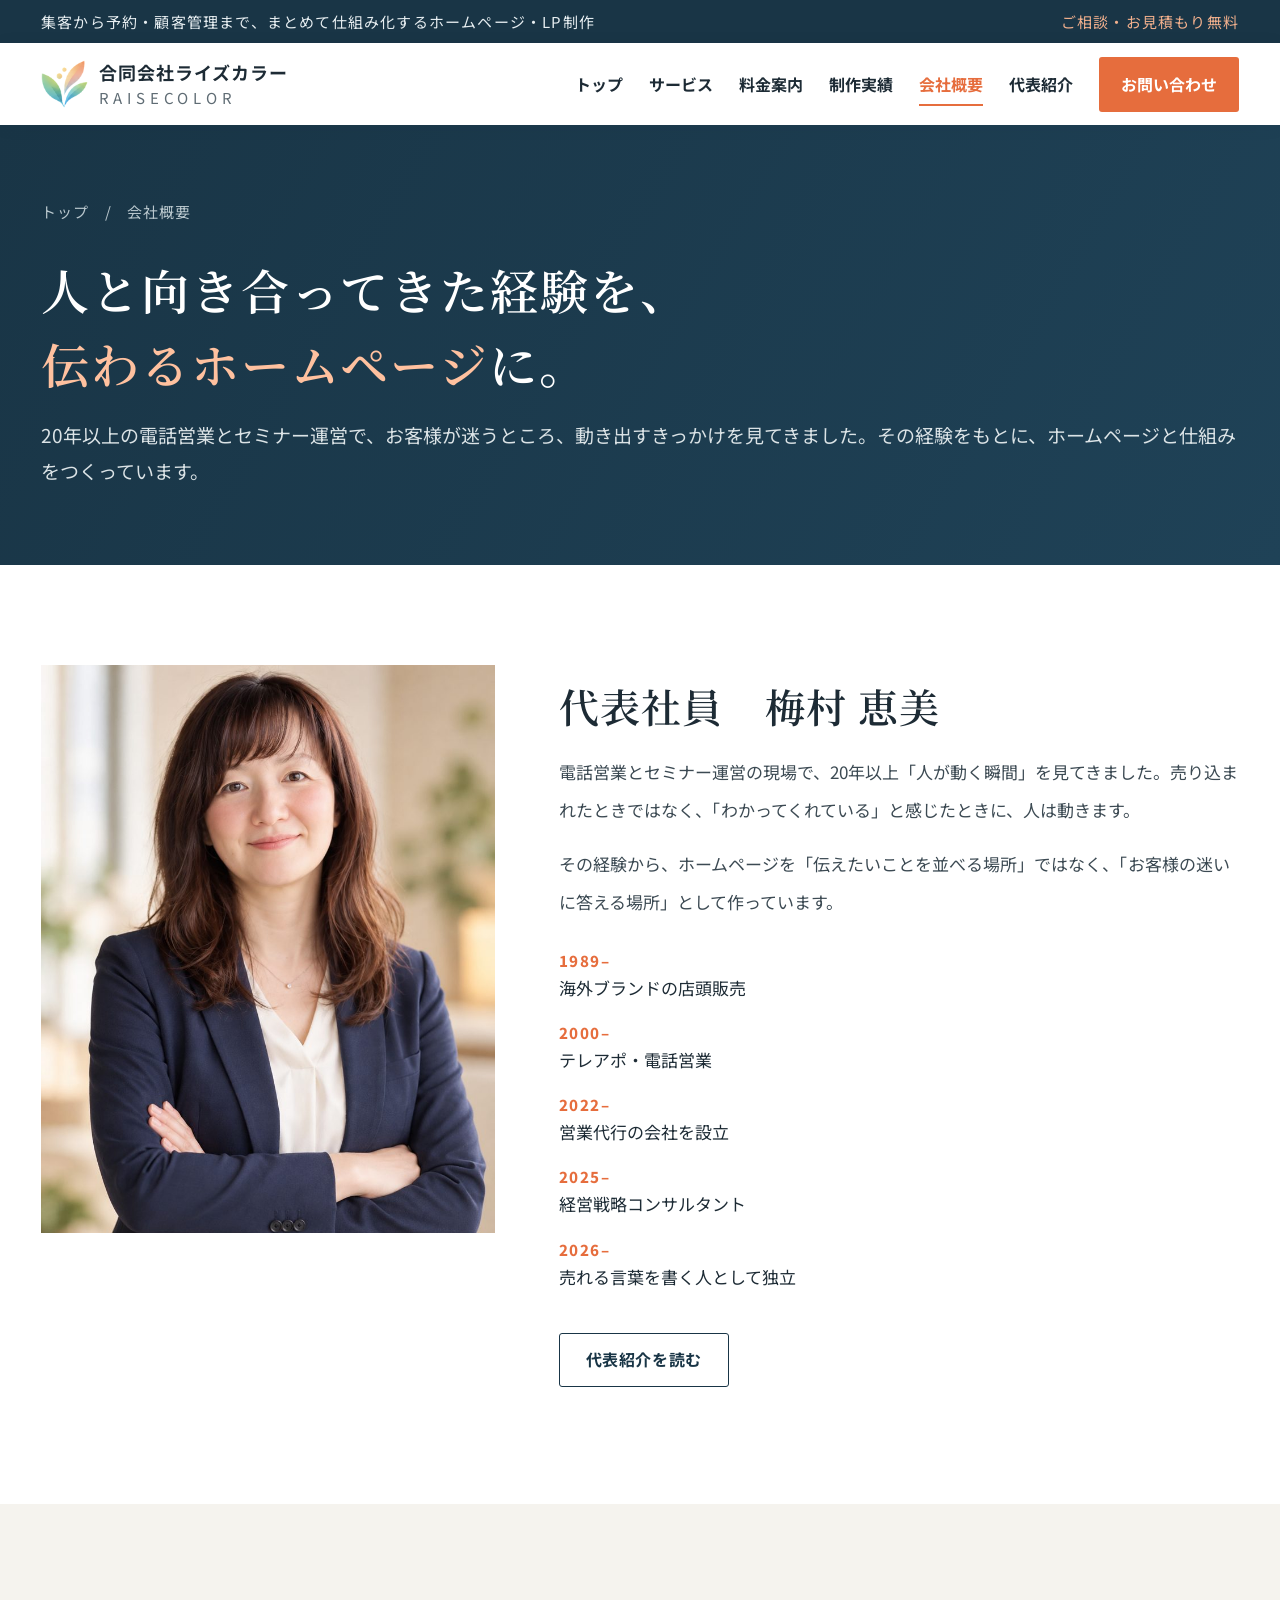
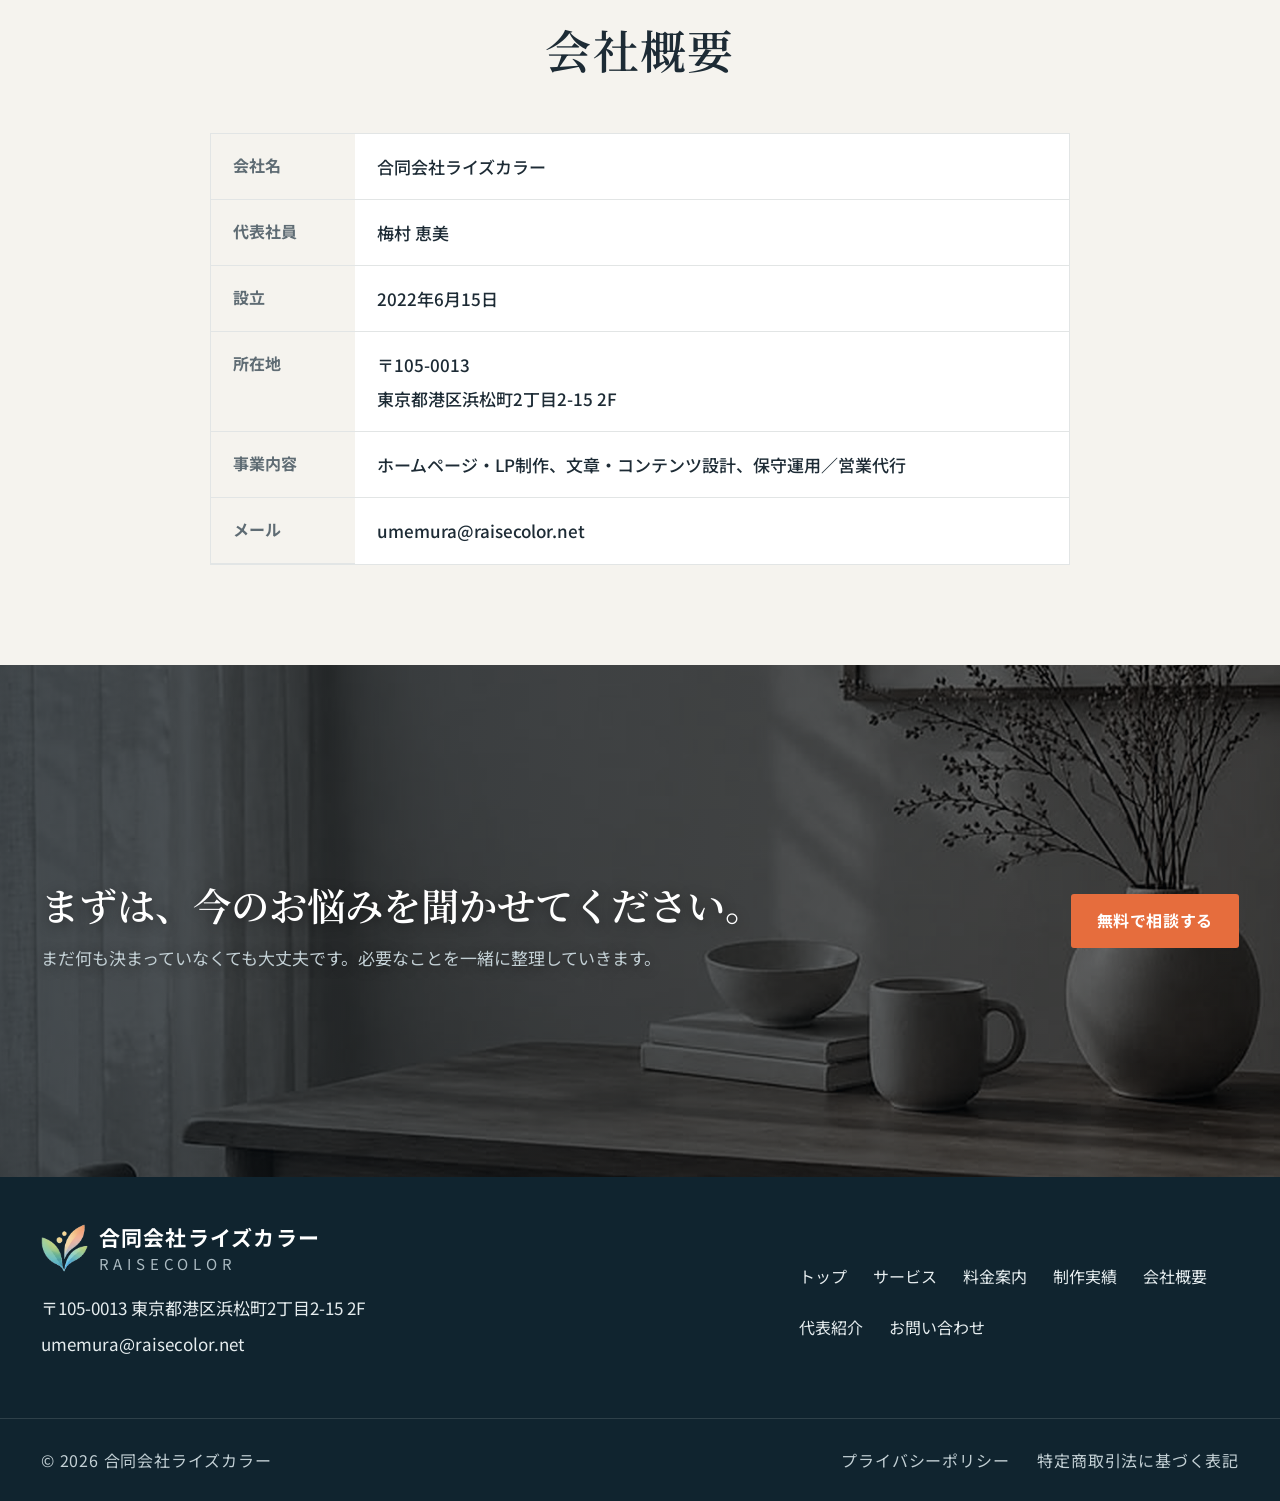
<file: about.html>
<!doctype html>
<html lang="ja">
<head>
  <meta charset="utf-8">
  <meta name="viewport" content="width=device-width, initial-scale=1">
  <meta name="description" content="合同会社ライズカラーの会社概要と代表社員のご紹介です。">
  <title>会社概要｜合同会社ライズカラー</title>
  <link rel="canonical" href="https://umemura-raisecolor.github.io/raisecolor/about.html">
  <meta property="og:type" content="website">
  <meta property="og:site_name" content="合同会社ライズカラー">
  <meta property="og:locale" content="ja_JP">
  <meta property="og:title" content="会社概要｜合同会社ライズカラー">
  <meta property="og:description" content="合同会社ライズカラーの会社概要と代表社員のご紹介です。">
  <meta property="og:url" content="https://umemura-raisecolor.github.io/raisecolor/about.html">
  <meta property="og:image" content="https://umemura-raisecolor.github.io/raisecolor/og-image.jpg">
  <meta property="og:image:width" content="1200">
  <meta property="og:image:height" content="630">
  <meta name="twitter:card" content="summary_large_image">
  <meta name="twitter:title" content="会社概要｜合同会社ライズカラー">
  <meta name="twitter:description" content="合同会社ライズカラーの会社概要と代表社員のご紹介です。">
  <meta name="twitter:image" content="https://umemura-raisecolor.github.io/raisecolor/og-image.jpg">
  <link rel="icon" href="logo-mark.png">
  <link rel="preconnect" href="https://fonts.googleapis.com">
  <link rel="preconnect" href="https://fonts.gstatic.com" crossorigin>
  <link rel="stylesheet" href="https://fonts.googleapis.com/css2?family=Noto+Sans+JP:wght@400;500;600;700;800&family=Noto+Serif+JP:wght@500;600;700&display=swap">
  <link rel="stylesheet" href="style.css">
  <link rel="stylesheet" href="anim.css">
  <link rel="stylesheet" href="clean.css">
  <script src="script.js" defer></script>
  <script src="anim.js" defer></script>
</head>
<body>
  <div class="topbar">
    <div class="container topbar-inner">
      <span>集客から予約・顧客管理まで、まとめて仕組み化するホームページ・LP制作</span>
      <span class="topbar-note">ご相談・お見積もり無料</span>
    </div>
  </div>
  <header class="site-header">
    <div class="container header-inner">
      <a class="brand" href="index.html" aria-label="合同会社ライズカラー トップ"><img class="brand-logo" src="logo-mark.png" alt="" width="46" height="47"><span class="brand-text"><strong>合同会社ライズカラー</strong><small>RAISECOLOR</small></span></a>
      <button class="menu-toggle" aria-expanded="false" aria-controls="site-nav" aria-label="メニューを開く"><span></span><span></span><span></span></button>
      <nav id="site-nav" class="site-nav" aria-label="メインメニュー"><a href="index.html">トップ</a><a href="services.html">サービス</a><a href="pricing.html">料金案内</a><a href="works.html">制作実績</a><a href="about.html" aria-current="page">会社概要</a><a href="representative.html">代表紹介</a><a class="nav-cta" href="contact.html">お問い合わせ</a></nav>
    </div>
  </header>
  <main>

    <section class="page-hero">
      <div class="container">
        <div class="breadcrumb"><a href="index.html">トップ</a>　/　会社概要</div>
        <h1>人と向き合ってきた経験を、<br><em>伝わるホームページ</em>に。</h1>
        <p>20年以上の電話営業とセミナー運営で、お客様が迷うところ、動き出すきっかけを見てきました。その経験をもとに、ホームページと仕組みをつくっています。</p>
      </div>
    </section>
    <section class="section">
      <div class="container profile">
        <div class="profile-photo"><img src="representative.jpg" alt="代表社員 梅村恵美"></div>
        <div>
          <h2 class="h2">代表社員　梅村 恵美</h2>
          <p>電話営業とセミナー運営の現場で、20年以上「人が動く瞬間」を見てきました。売り込まれたときではなく、「わかってくれている」と感じたときに、人は動きます。</p>
          <p>その経験から、ホームページを「伝えたいことを並べる場所」ではなく、「お客様の迷いに答える場所」として作っています。</p>
          <ul class="timeline"><li><time>1989–</time>海外ブランドの店頭販売</li><li><time>2000–</time>テレアポ・電話営業</li><li><time>2022–</time>営業代行の会社を設立</li><li><time>2025–</time>経営戦略コンサルタント</li><li><time>2026–</time>売れる言葉を書く人として独立</li></ul>
          <p style="margin-top:22px"><a class="button button-line" href="representative.html">代表紹介を読む</a></p>
        </div>
      </div>
    </section>
    <section class="section cream">
      <div class="container">
        <div class="section-heading"><h2>会社概要</h2></div>
        <div class="table-wrap" style="max-width:860px;margin:0 auto"><table class="company"><tbody>
          <tr><th>会社名</th><td>合同会社ライズカラー</td></tr>
          <tr><th>代表社員</th><td>梅村 恵美</td></tr>
          <tr><th>設立</th><td>2022年6月15日</td></tr>
          <tr><th>所在地</th><td>〒105-0013<br>東京都港区浜松町2丁目2-15 2F</td></tr>
          <tr><th>事業内容</th><td>ホームページ・LP制作、文章・コンテンツ設計、保守運用／営業代行</td></tr>
          <tr><th>メール</th><td>umemura@raisecolor.net</td></tr>
        </tbody></table></div>
      </div>
    </section>

    <section class="cta-band">
      <div class="container cta-inner">
        <div><h2>まずは、今のお悩みを聞かせてください。</h2><p>まだ何も決まっていなくても大丈夫です。必要なことを一緒に整理していきます。</p></div>
        <a class="button button-primary" href="contact.html">無料で相談する</a>
      </div>
    </section>
  </main>
  <footer class="site-footer">
    <div class="container footer-main">
      <div>
        <a class="brand brand-footer" href="index.html"><img class="brand-logo" src="logo-mark.png" alt="" width="46" height="47"><span class="brand-text"><strong>合同会社ライズカラー</strong><small>RAISECOLOR</small></span></a>
        <p style="margin-top:16px;font-size:12px;color:#bdcbd0;line-height:2">〒105-0013 東京都港区浜松町2丁目2-15 2F<br>umemura@raisecolor.net</p>
      </div>
      <div class="footer-links"><a href="index.html">トップ</a><a href="services.html">サービス</a><a href="pricing.html">料金案内</a><a href="works.html">制作実績</a><a href="about.html">会社概要</a><a href="representative.html">代表紹介</a><a href="contact.html">お問い合わせ</a></div>
    </div>
    <div class="footer-bottom"><div class="container footer-bottom-inner"><span>© <span id="year">2026</span> 合同会社ライズカラー</span><span class="footer-legal"><a href="privacy.html">プライバシーポリシー</a><a href="tokushoho.html">特定商取引法に基づく表記</a></span></div></div>
  </footer>
  <a class="floating-contact" href="contact.html"><span>✉</span>無料相談</a>
<!-- Cloudflare Web Analytics --><script defer src='https://static.cloudflareinsights.com/beacon.min.js' data-cf-beacon='{"token": "66a2b055c38a48da9c19547b0177c091"}'></script><!-- End Cloudflare Web Analytics -->
</body>
</html>
</file>
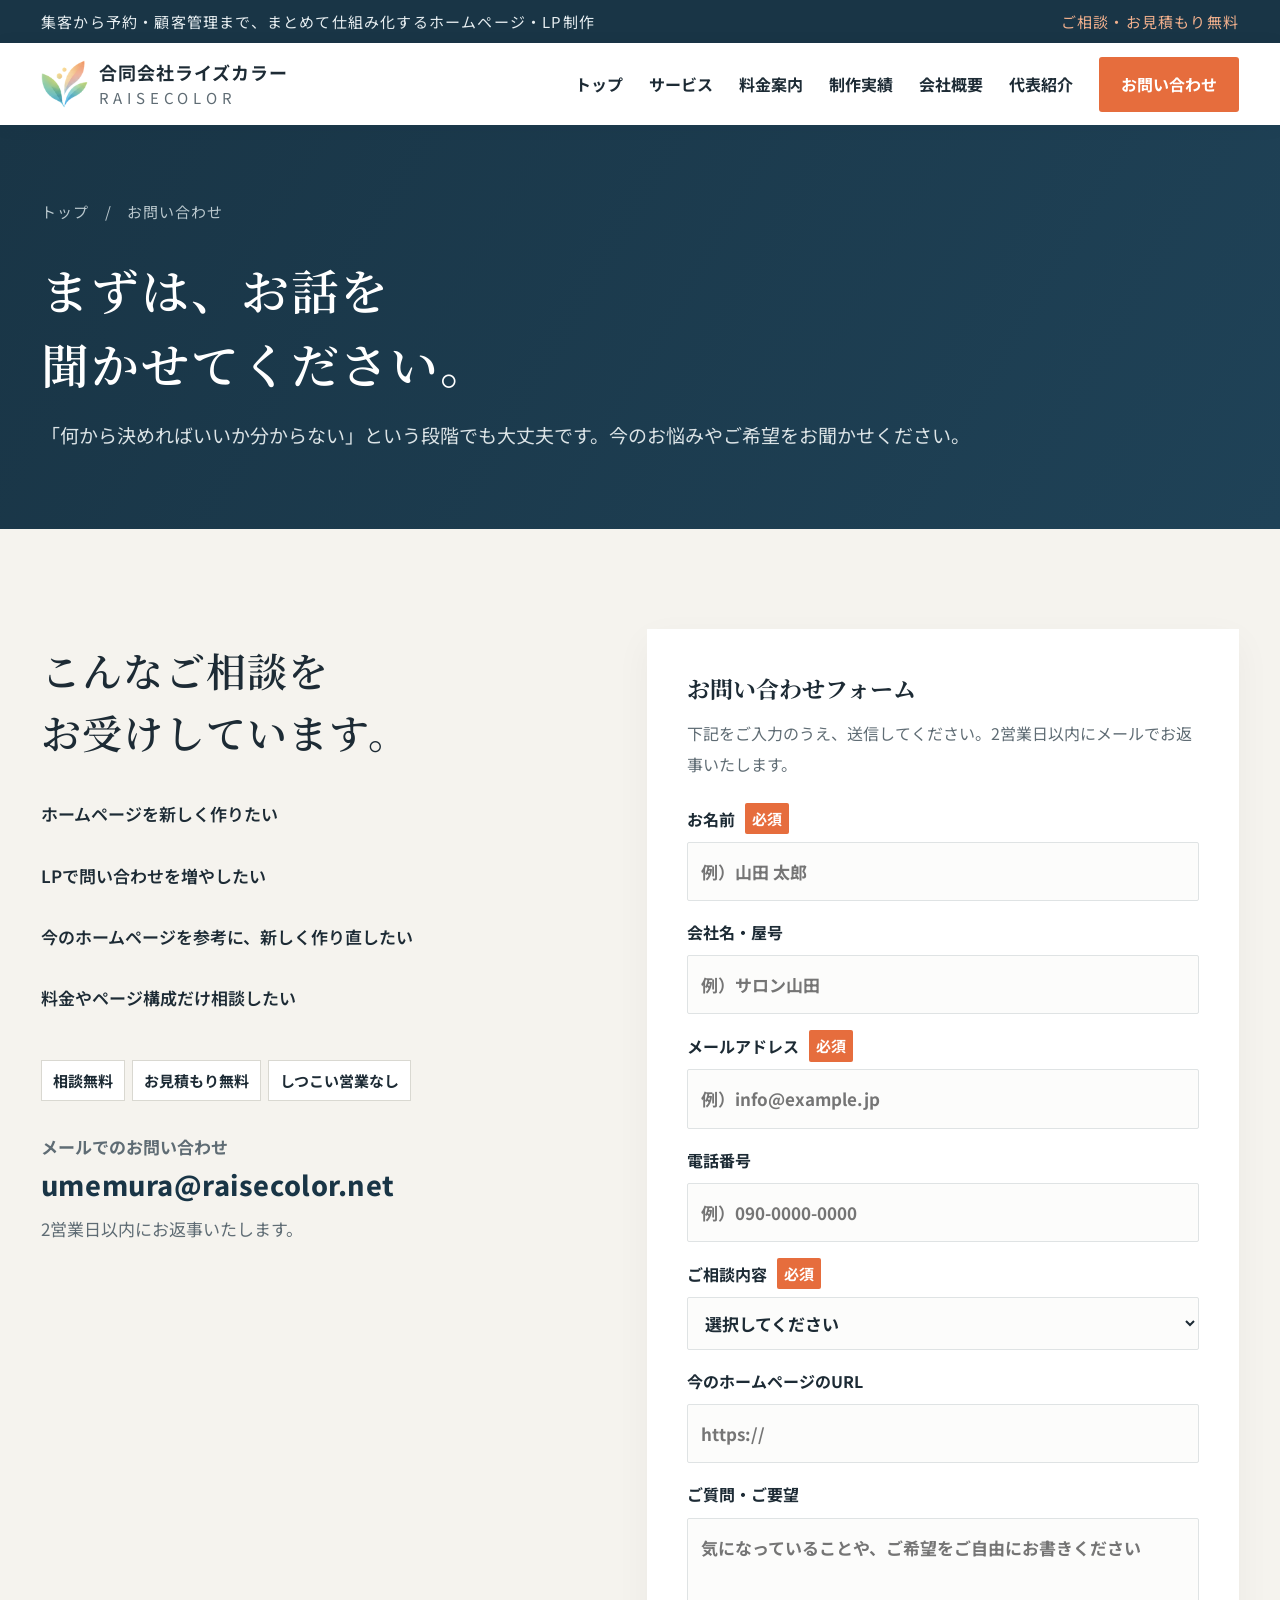
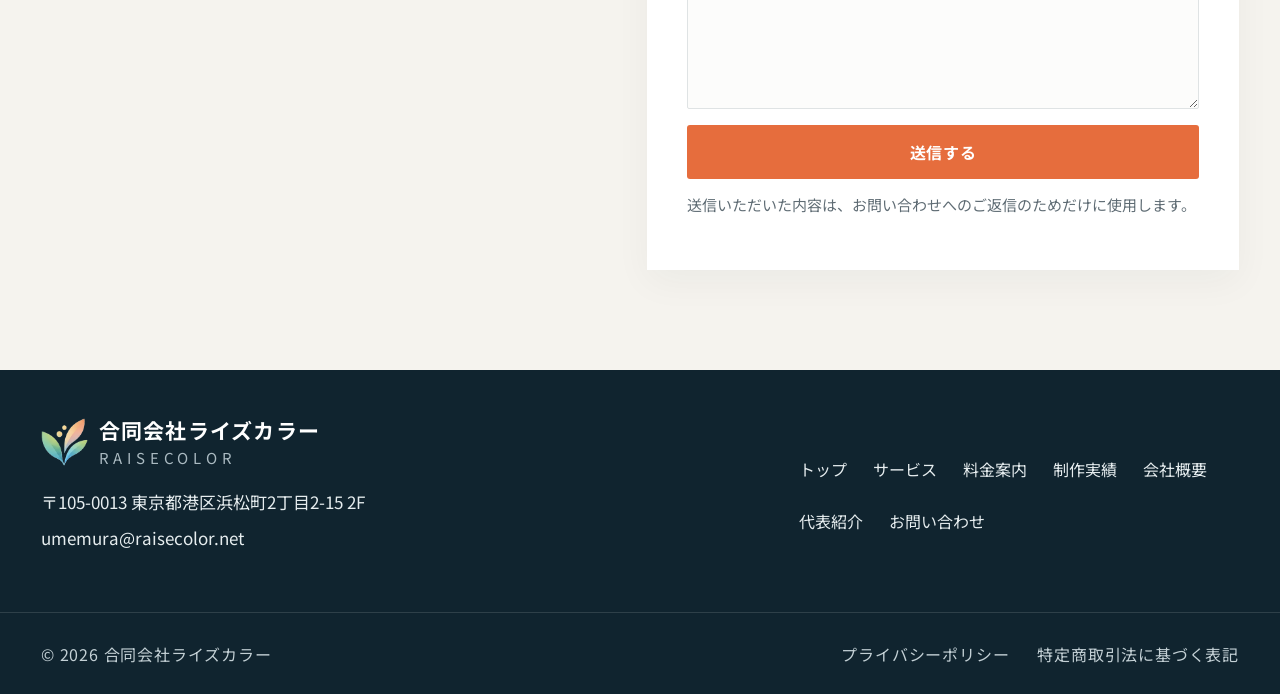
<file: contact.html>
<!doctype html>
<html lang="ja">
<head>
  <meta charset="utf-8">
  <meta name="viewport" content="width=device-width, initial-scale=1">
  <meta name="description" content="ホームページ・LP制作のご相談、お見積もりのお問い合わせはこちらから。">
  <title>お問い合わせ｜合同会社ライズカラー</title>
  <link rel="canonical" href="https://umemura-raisecolor.github.io/raisecolor/contact.html">
  <meta property="og:type" content="website">
  <meta property="og:site_name" content="合同会社ライズカラー">
  <meta property="og:locale" content="ja_JP">
  <meta property="og:title" content="お問い合わせ｜合同会社ライズカラー">
  <meta property="og:description" content="ホームページ・LP制作のご相談、お見積もりのお問い合わせはこちらから。">
  <meta property="og:url" content="https://umemura-raisecolor.github.io/raisecolor/contact.html">
  <meta property="og:image" content="https://umemura-raisecolor.github.io/raisecolor/og-image.jpg">
  <meta property="og:image:width" content="1200">
  <meta property="og:image:height" content="630">
  <meta name="twitter:card" content="summary_large_image">
  <meta name="twitter:title" content="お問い合わせ｜合同会社ライズカラー">
  <meta name="twitter:description" content="ホームページ・LP制作のご相談、お見積もりのお問い合わせはこちらから。">
  <meta name="twitter:image" content="https://umemura-raisecolor.github.io/raisecolor/og-image.jpg">
  <link rel="icon" href="logo-mark.png">
  <link rel="preconnect" href="https://fonts.googleapis.com">
  <link rel="preconnect" href="https://fonts.gstatic.com" crossorigin>
  <link rel="stylesheet" href="https://fonts.googleapis.com/css2?family=Noto+Sans+JP:wght@400;500;600;700;800&family=Noto+Serif+JP:wght@500;600;700&display=swap">
  <link rel="stylesheet" href="style.css">
  <link rel="stylesheet" href="anim.css">
  <link rel="stylesheet" href="clean.css">
  <script src="script.js" defer></script>
  <script src="anim.js" defer></script>
</head>
<body>
  <div class="topbar">
    <div class="container topbar-inner">
      <span>集客から予約・顧客管理まで、まとめて仕組み化するホームページ・LP制作</span>
      <span class="topbar-note">ご相談・お見積もり無料</span>
    </div>
  </div>
  <header class="site-header">
    <div class="container header-inner">
      <a class="brand" href="index.html" aria-label="合同会社ライズカラー トップ"><img class="brand-logo" src="logo-mark.png" alt="" width="46" height="47"><span class="brand-text"><strong>合同会社ライズカラー</strong><small>RAISECOLOR</small></span></a>
      <button class="menu-toggle" aria-expanded="false" aria-controls="site-nav" aria-label="メニューを開く"><span></span><span></span><span></span></button>
      <nav id="site-nav" class="site-nav" aria-label="メインメニュー"><a href="index.html">トップ</a><a href="services.html">サービス</a><a href="pricing.html">料金案内</a><a href="works.html">制作実績</a><a href="about.html">会社概要</a><a href="representative.html">代表紹介</a><a class="nav-cta" href="contact.html" aria-current="page">お問い合わせ</a></nav>
    </div>
  </header>
  <main>

    <section class="page-hero">
      <div class="container">
        <div class="breadcrumb"><a href="index.html">トップ</a>　/　お問い合わせ</div>
        <h1>まずは、お話を<br>聞かせてください。</h1>
        <p>「何から決めればいいか分からない」という段階でも大丈夫です。今のお悩みやご希望をお聞かせください。</p>
      </div>
    </section>
    <section class="contact-section">
      <div class="container contact-layout">
        <div class="contact-copy">
          <h2>こんなご相談を<br>お受けしています。</h2>
          <ul class="check-list" style="margin-top:20px">
            <li>ホームページを新しく作りたい</li>
            <li>LPで問い合わせを増やしたい</li>
            <li>今のホームページを参考に、新しく作り直したい</li>
            <li>料金やページ構成だけ相談したい</li>
          </ul>
          <div class="contact-badges"><span>相談無料</span><span>お見積もり無料</span><span>しつこい営業なし</span></div>
          <p class="contact-label">メールでのお問い合わせ</p>
          <a class="contact-mail" href="mailto:umemura@raisecolor.net">umemura@raisecolor.net</a>
          <p style="font-size:12px;margin-top:6px">2営業日以内にお返事いたします。</p>
        </div>
        <form class="contact-card contact-form" id="contact-form" action="https://formsubmit.co/umemura@raisecolor.net" method="POST">
          <h3>お問い合わせフォーム</h3>
          <p class="intro">下記をご入力のうえ、送信してください。2営業日以内にメールでお返事いたします。</p>
          <input type="hidden" name="_subject" value="【ライズカラーHP】お問い合わせがありました">
          <input type="hidden" name="_template" value="table">
          <input type="text" name="_honey" style="display:none" tabindex="-1" autocomplete="off">
          <label>お名前 <span class="required">必須</span><input name="お名前" autocomplete="name" required placeholder="例）山田 太郎"></label>
          <label>会社名・屋号<input name="会社名" autocomplete="organization" placeholder="例）サロン山田"></label>
          <label>メールアドレス <span class="required">必須</span><input type="email" name="email" autocomplete="email" required placeholder="例）info@example.jp"></label>
          <label>電話番号<input type="tel" name="電話番号" autocomplete="tel" placeholder="例）090-0000-0000"></label>
          <label>ご相談内容 <span class="required">必須</span><select name="ご相談内容" required><option value="">選択してください</option><option>ホームページを作りたい</option><option>LPを作りたい</option><option>予約・顧客管理の仕組みを入れたい</option><option>ホームページを新しく作り直したい</option><option>ブログ記事の作成・更新</option><option>文章・原稿の作成</option><option>保守・修正について</option><option>その他</option></select></label>
          <label>今のホームページのURL<input type="url" name="今のURL" placeholder="https://"></label>
          <label>ご質問・ご要望<textarea name="ご質問・ご要望" rows="5" placeholder="気になっていることや、ご希望をご自由にお書きください"></textarea></label>
          <button class="button button-primary" type="submit" style="width:100%">送信する</button>
          <small>送信いただいた内容は、お問い合わせへのご返信のためだけに使用します。</small>
          <p class="form-status" id="form-status" role="status" aria-live="polite"></p>
        </form>
      </div>
    </section>

  </main>
  <footer class="site-footer">
    <div class="container footer-main">
      <div>
        <a class="brand brand-footer" href="index.html"><img class="brand-logo" src="logo-mark.png" alt="" width="46" height="47"><span class="brand-text"><strong>合同会社ライズカラー</strong><small>RAISECOLOR</small></span></a>
        <p style="margin-top:16px;font-size:12px;color:#bdcbd0;line-height:2">〒105-0013 東京都港区浜松町2丁目2-15 2F<br>umemura@raisecolor.net</p>
      </div>
      <div class="footer-links"><a href="index.html">トップ</a><a href="services.html">サービス</a><a href="pricing.html">料金案内</a><a href="works.html">制作実績</a><a href="about.html">会社概要</a><a href="representative.html">代表紹介</a><a href="contact.html">お問い合わせ</a></div>
    </div>
    <div class="footer-bottom"><div class="container footer-bottom-inner"><span>© <span id="year">2026</span> 合同会社ライズカラー</span><span class="footer-legal"><a href="privacy.html">プライバシーポリシー</a><a href="tokushoho.html">特定商取引法に基づく表記</a></span></div></div>
  </footer>
  <a class="floating-contact" href="contact.html"><span>✉</span>無料相談</a>
<!-- Cloudflare Web Analytics --><script defer src='https://static.cloudflareinsights.com/beacon.min.js' data-cf-beacon='{"token": "66a2b055c38a48da9c19547b0177c091"}'></script><!-- End Cloudflare Web Analytics -->
</body>
</html>
</file>
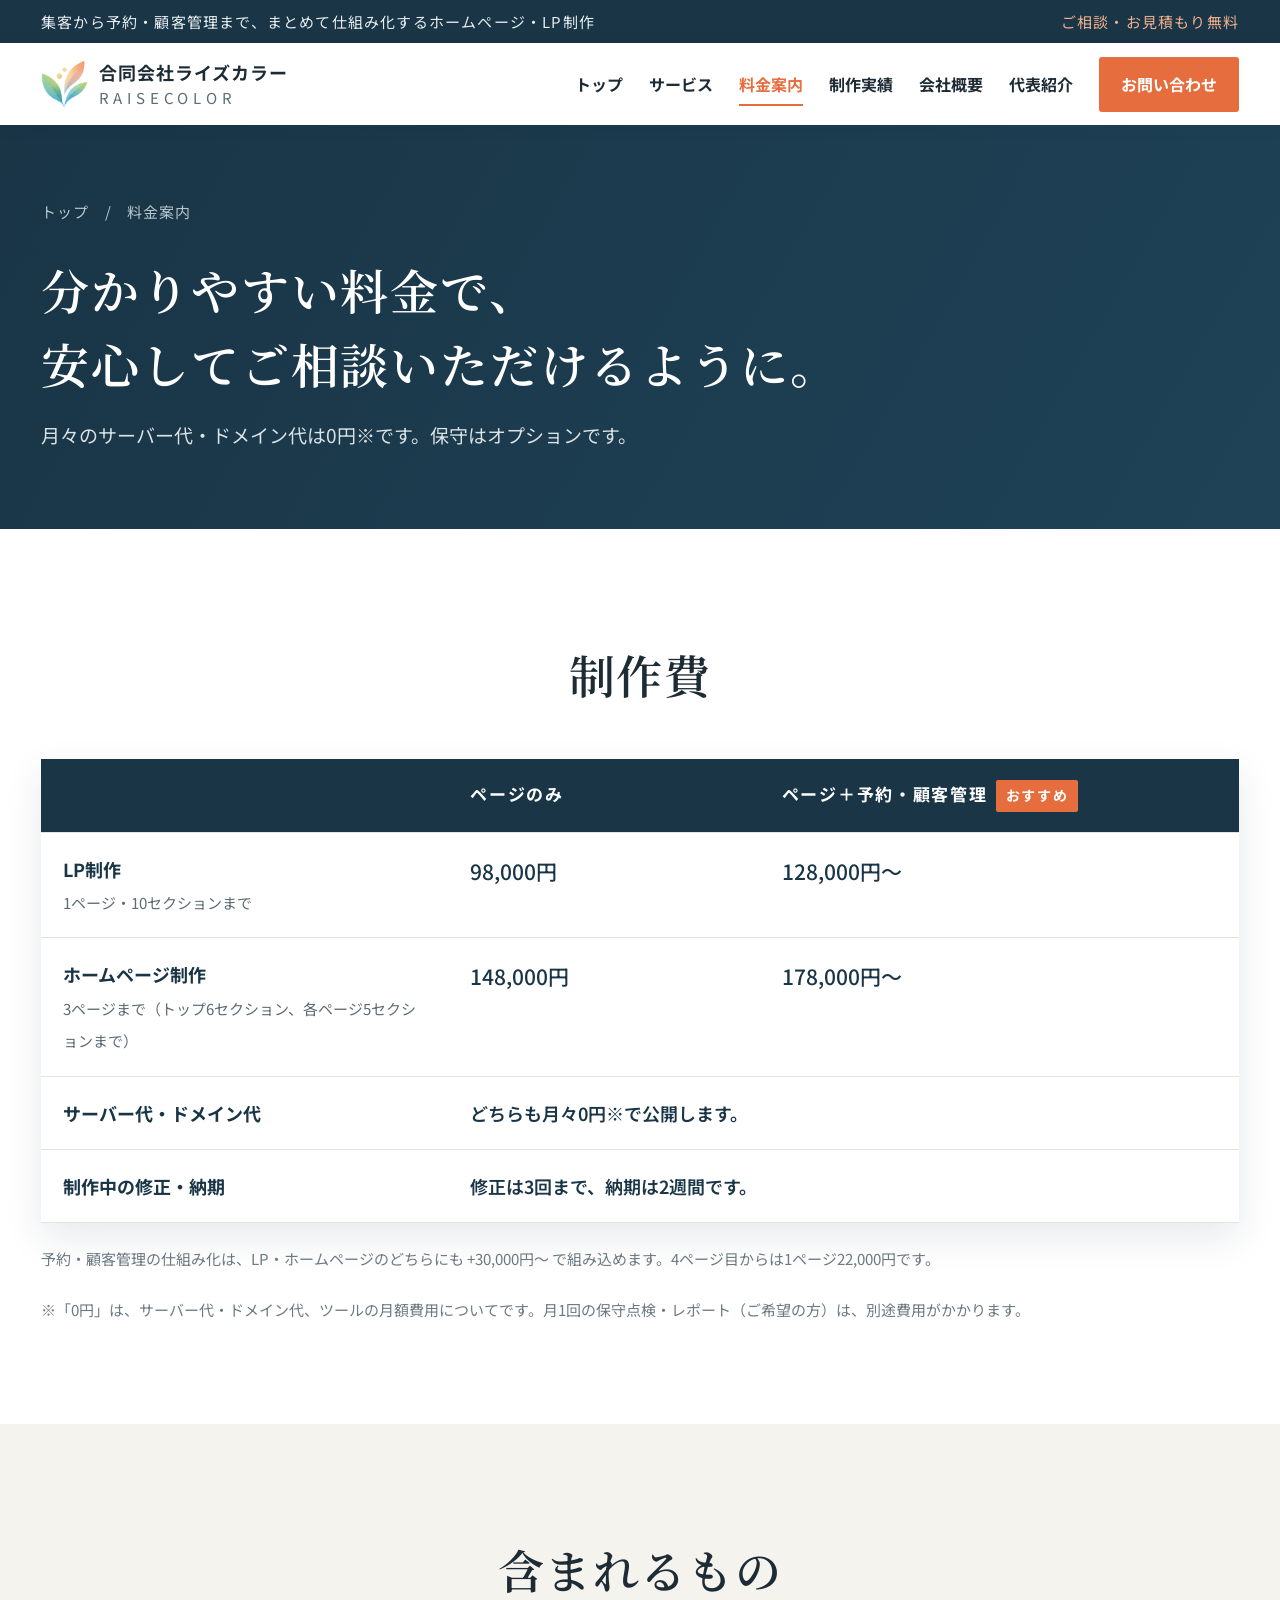
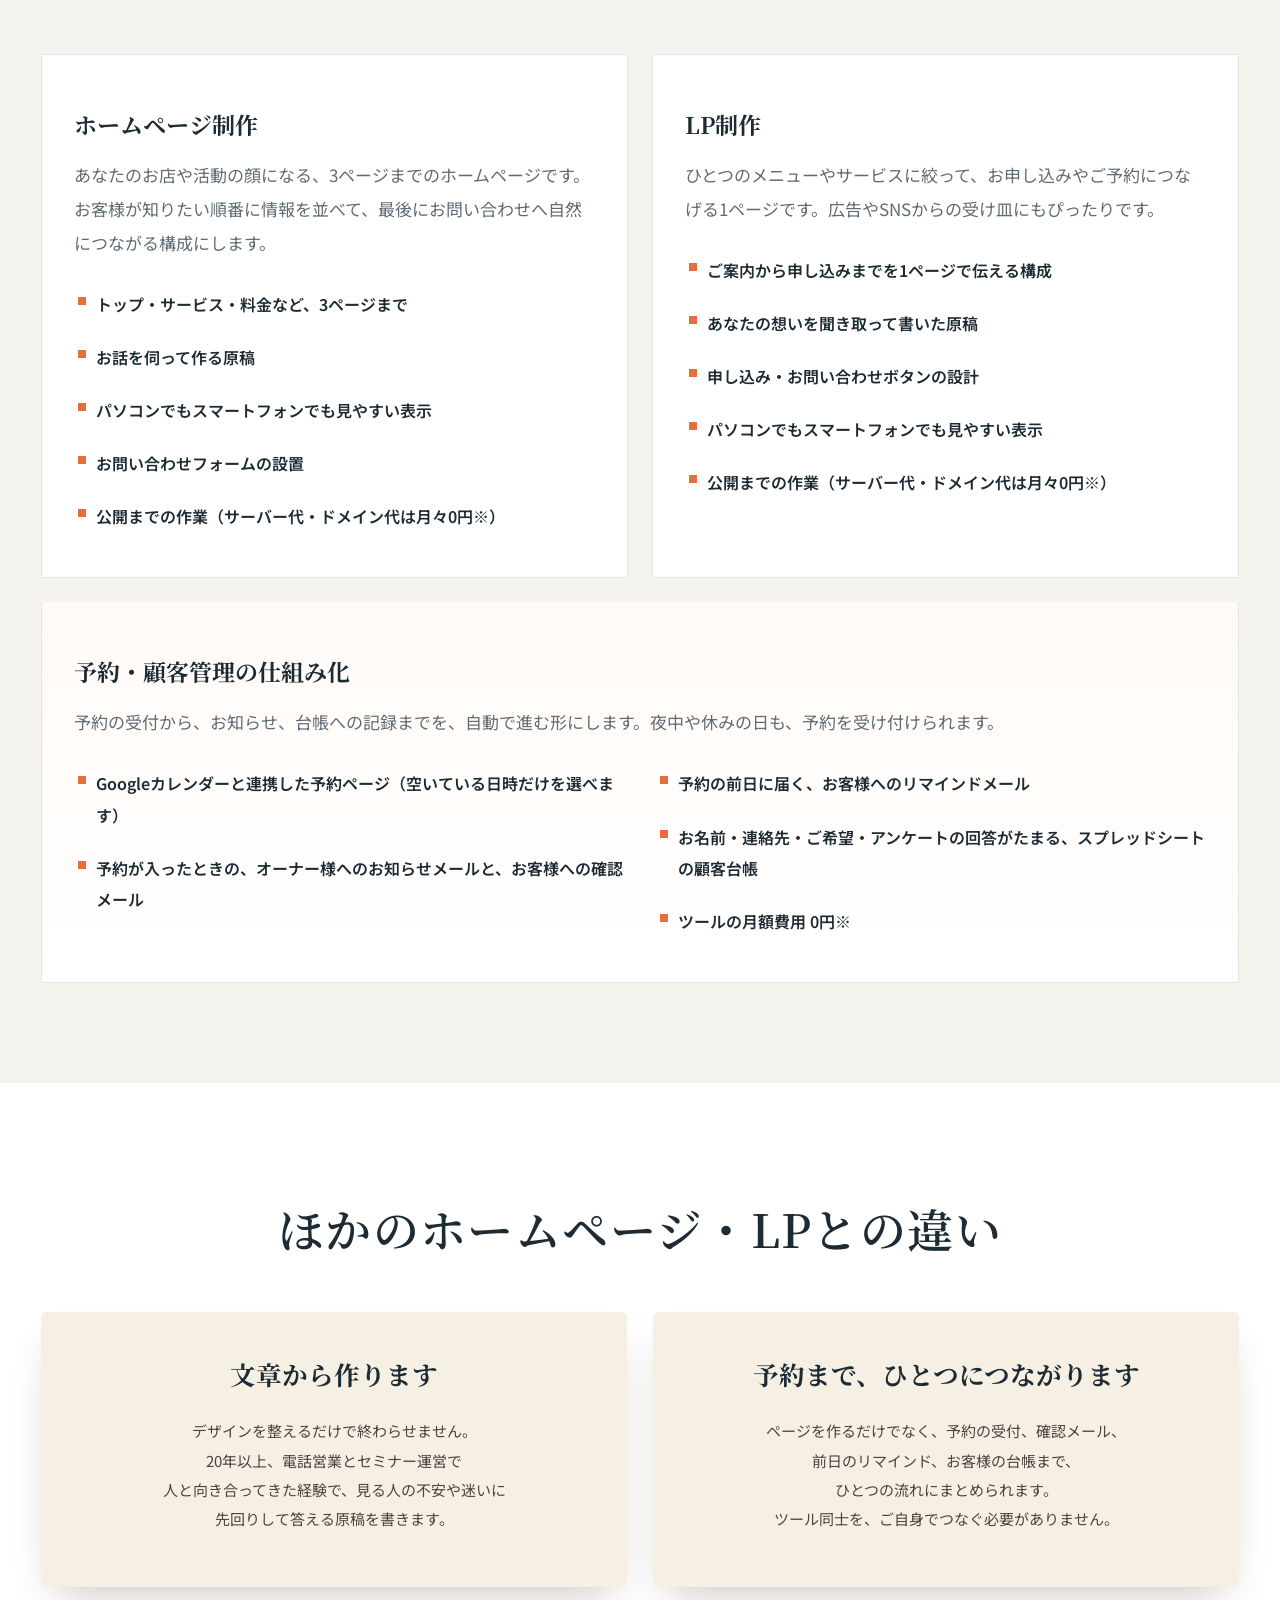
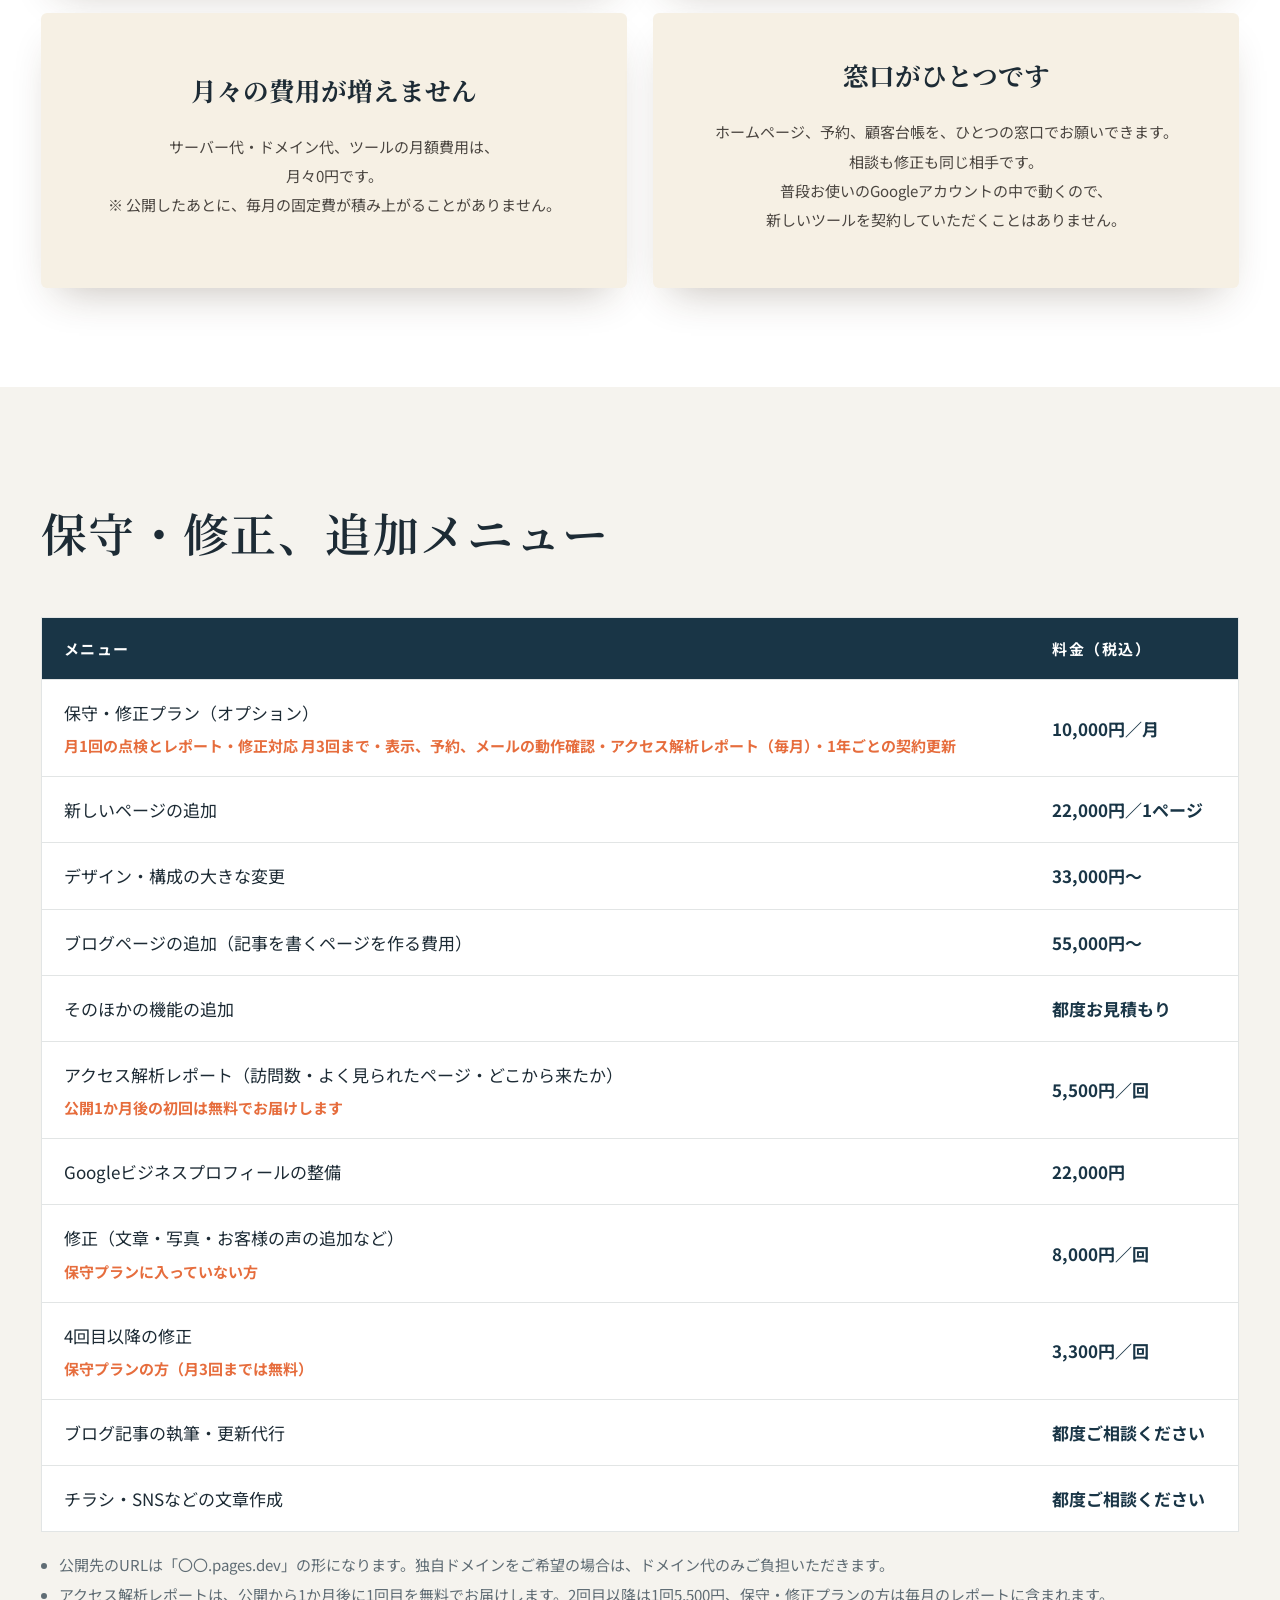
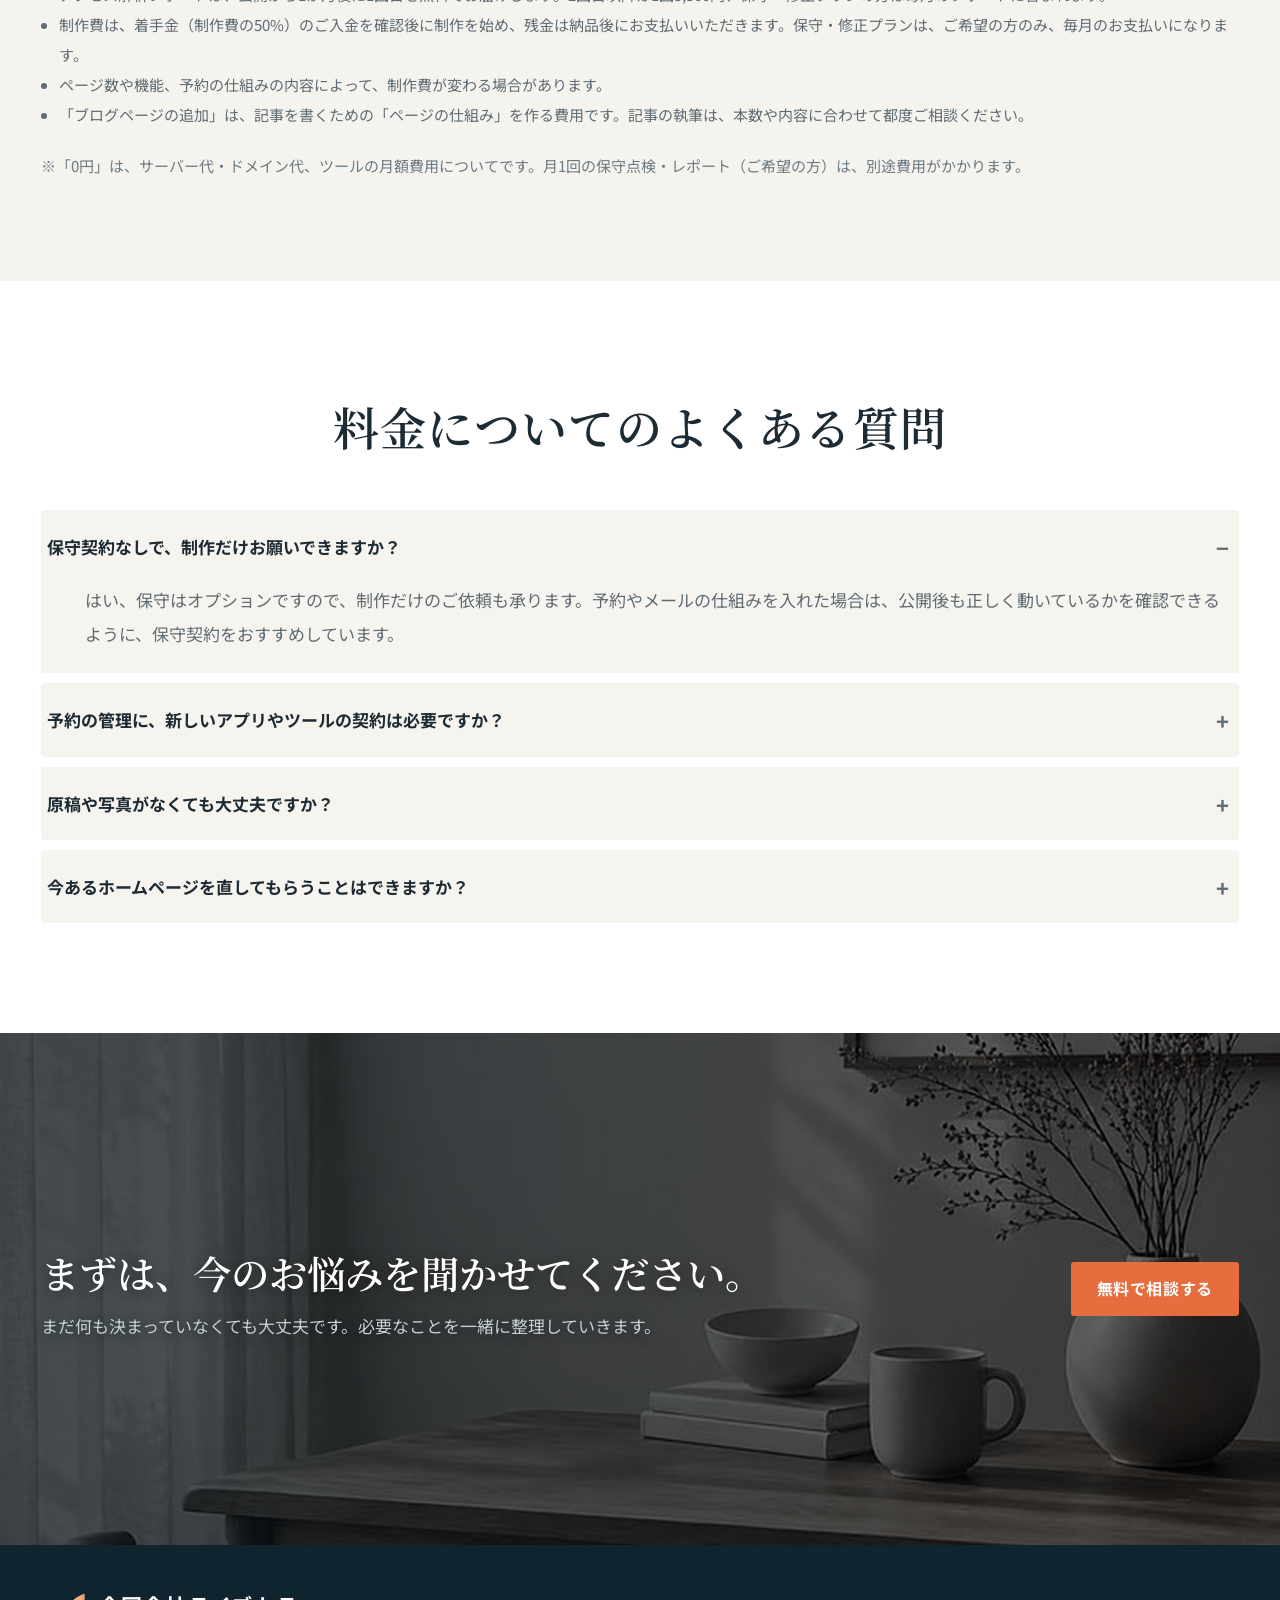
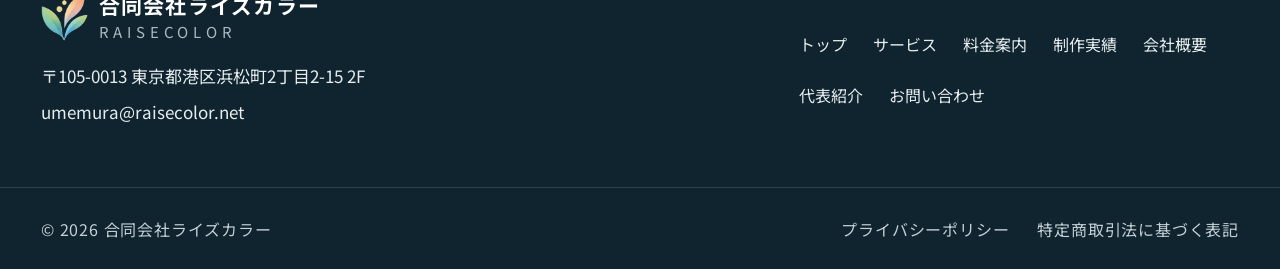
<file: pricing.html>
<!doctype html>
<html lang="ja">
<head>
  <meta charset="utf-8">
  <meta name="viewport" content="width=device-width, initial-scale=1">
  <meta name="description" content="ホームページ制作費、LP制作費、予約・顧客管理の仕組み化、保守・修正費、オプション料金のご案内です。サーバー代・ドメイン代は月々0円です。">
  <title>料金案内｜合同会社ライズカラー</title>
  <link rel="canonical" href="https://umemura-raisecolor.github.io/raisecolor/pricing.html">
  <meta property="og:type" content="website">
  <meta property="og:site_name" content="合同会社ライズカラー">
  <meta property="og:locale" content="ja_JP">
  <meta property="og:title" content="料金案内｜合同会社ライズカラー">
  <meta property="og:description" content="ホームページ制作費、LP制作費、予約・顧客管理の仕組み化、保守・修正費、オプション料金のご案内です。サーバー代・ドメイン代は月々0円です。">
  <meta property="og:url" content="https://umemura-raisecolor.github.io/raisecolor/pricing.html">
  <meta property="og:image" content="https://umemura-raisecolor.github.io/raisecolor/og-image.jpg">
  <meta property="og:image:width" content="1200">
  <meta property="og:image:height" content="630">
  <meta name="twitter:card" content="summary_large_image">
  <meta name="twitter:title" content="料金案内｜合同会社ライズカラー">
  <meta name="twitter:description" content="ホームページ制作費、LP制作費、予約・顧客管理の仕組み化、保守・修正費、オプション料金のご案内です。サーバー代・ドメイン代は月々0円です。">
  <meta name="twitter:image" content="https://umemura-raisecolor.github.io/raisecolor/og-image.jpg">
  <link rel="icon" href="logo-mark.png">
  <link rel="preconnect" href="https://fonts.googleapis.com">
  <link rel="preconnect" href="https://fonts.gstatic.com" crossorigin>
  <link rel="stylesheet" href="https://fonts.googleapis.com/css2?family=Noto+Sans+JP:wght@400;500;600;700;800&family=Noto+Serif+JP:wght@500;600;700&display=swap">
  <link rel="stylesheet" href="style.css">
  <link rel="stylesheet" href="anim.css">
  <link rel="stylesheet" href="clean.css">
  <script src="script.js" defer></script>
  <script src="anim.js" defer></script>
</head>
<body>
  <div class="topbar">
    <div class="container topbar-inner">
      <span>集客から予約・顧客管理まで、まとめて仕組み化するホームページ・LP制作</span>
      <span class="topbar-note">ご相談・お見積もり無料</span>
    </div>
  </div>
  <header class="site-header">
    <div class="container header-inner">
      <a class="brand" href="index.html" aria-label="合同会社ライズカラー トップ"><img class="brand-logo" src="logo-mark.png" alt="" width="46" height="47"><span class="brand-text"><strong>合同会社ライズカラー</strong><small>RAISECOLOR</small></span></a>
      <button class="menu-toggle" aria-expanded="false" aria-controls="site-nav" aria-label="メニューを開く"><span></span><span></span><span></span></button>
      <nav id="site-nav" class="site-nav" aria-label="メインメニュー"><a href="index.html">トップ</a><a href="services.html">サービス</a><a href="pricing.html" aria-current="page">料金案内</a><a href="works.html">制作実績</a><a href="about.html">会社概要</a><a href="representative.html">代表紹介</a><a class="nav-cta" href="contact.html">お問い合わせ</a></nav>
    </div>
  </header>
  <main>

    <section class="page-hero">
      <div class="container">
        <div class="breadcrumb"><a href="index.html">トップ</a>　/　料金案内</div>
        <h1>分かりやすい料金で、<br>安心してご相談いただけるように。</h1>
        <p>月々のサーバー代・ドメイン代は0円※です。保守はオプションです。</p>
      </div>
    </section>

    <section class="section">
      <div class="container">
        <div class="section-heading"><h2>制作費</h2><p>ページだけのご依頼も、予約・顧客管理までまとめてのご依頼も、どちらも承ります。（すべて税込）</p></div>
        <table class="plan-table">
          <thead><tr><th></th><th>ページのみ</th><th>ページ＋予約・顧客管理<span class="rec">おすすめ</span></th></tr></thead>
          <tbody>
            <tr><th scope="row">LP制作<br><small>1ページ・10セクションまで</small></th><td class="yen">98,000円</td><td class="yen">128,000円〜</td></tr>
            <tr><th scope="row">ホームページ制作<br><small>3ページまで（トップ6セクション、各ページ5セクションまで）</small></th><td class="yen">148,000円</td><td class="yen">178,000円〜</td></tr>
            <tr><th scope="row">サーバー代・ドメイン代</th><td class="note" colspan="2">どちらも月々0円※で公開します。</td></tr>
            <tr><th scope="row">制作中の修正・納期</th><td class="note" colspan="2">修正は3回まで、納期は2週間です。</td></tr>
          </tbody>
        </table>
        <p class="zero-note">予約・顧客管理の仕組み化は、LP・ホームページのどちらにも +30,000円〜 で組み込めます。4ページ目からは1ページ22,000円です。</p>
        <p class="zero-note">※「0円」は、サーバー代・ドメイン代、ツールの月額費用についてです。月1回の保守点検・レポート（ご希望の方）は、別途費用がかかります。</p>
      </div>
    </section>

    <section class="section cream">
      <div class="container">
        <div class="section-heading"><h2>含まれるもの</h2><p>作って終わりではなく、見た人が問い合わせや予約まで進めることを目標に作ります。</p></div>
        <div class="svc-detail">
          <article class="svc-box"><h3>ホームページ制作</h3><p>あなたのお店や活動の顔になる、3ページまでのホームページです。お客様が知りたい順番に情報を並べて、最後にお問い合わせへ自然につながる構成にします。</p><ul><li>トップ・サービス・料金など、3ページまで</li><li>お話を伺って作る原稿</li><li>パソコンでもスマートフォンでも見やすい表示</li><li>お問い合わせフォームの設置</li><li>公開までの作業（サーバー代・ドメイン代は月々0円※）</li></ul></article>
          <article class="svc-box"><h3>LP制作</h3><p>ひとつのメニューやサービスに絞って、お申し込みやご予約につなげる1ページです。広告やSNSからの受け皿にもぴったりです。</p><ul><li>ご案内から申し込みまでを1ページで伝える構成</li><li>あなたの想いを聞き取って書いた原稿</li><li>申し込み・お問い合わせボタンの設計</li><li>パソコンでもスマートフォンでも見やすい表示</li><li>公開までの作業（サーバー代・ドメイン代は月々0円※）</li></ul></article>
          <article class="svc-box wide"><h3>予約・顧客管理の仕組み化</h3><p>予約の受付から、お知らせ、台帳への記録までを、自動で進む形にします。夜中や休みの日も、予約を受け付けられます。</p><ul><li>Googleカレンダーと連携した予約ページ（空いている日時だけを選べます）</li><li>予約が入ったときの、オーナー様へのお知らせメールと、お客様への確認メール</li><li>予約の前日に届く、お客様へのリマインドメール</li><li>お名前・連絡先・ご希望・アンケートの回答がたまる、スプレッドシートの顧客台帳</li><li>ツールの月額費用 0円※</li></ul></article>
        </div>
      </div>
    </section>

    <section class="section">
      <div class="container">
        <div class="section-heading"><h2>ほかのホームページ・LPとの違い</h2></div>
        <div class="svc-detail diff-grid">
          <article class="svc-box"><h3>文章から作ります</h3><p>デザインを整えるだけで終わらせません。<br>20年以上、電話営業とセミナー運営で<br>人と向き合ってきた経験で、見る人の不安や迷いに<br>先回りして答える原稿を書きます。</p></article>
          <article class="svc-box"><h3>予約まで、ひとつにつながります</h3><p>ページを作るだけでなく、予約の受付、確認メール、<br>前日のリマインド、お客様の台帳まで、<br>ひとつの流れにまとめられます。<br>ツール同士を、ご自身でつなぐ必要がありません。</p></article>
          <article class="svc-box"><h3>月々の費用が増えません</h3><p>サーバー代・ドメイン代、ツールの月額費用は、<br>月々0円です。<br>※ 公開したあとに、毎月の固定費が積み上がることがありません。</p></article>
          <article class="svc-box"><h3>窓口がひとつです</h3><p>ホームページ、予約、顧客台帳を、ひとつの窓口でお願いできます。<br>相談も修正も同じ相手です。<br>普段お使いのGoogleアカウントの中で動くので、<br>新しいツールを契約していただくことはありません。</p></article>
        </div>
      </div>
    </section>

    <section class="section cream">
      <div class="container">
        <div class="section-heading heading-row"><div><h2>保守・修正、追加メニュー</h2></div><p style="font-size:14px;color:var(--muted)">必要なときだけ追加できます。<br>事前にお見積もりをお出しします。</p></div>
        <div class="table-wrap"><table><thead><tr><th>メニュー</th><th>料金（税込）</th></tr></thead><tbody>
          <tr><td>保守・修正プラン（オプション）<br><small>月1回の点検とレポート・修正対応 月3回まで・表示、予約、メールの動作確認・アクセス解析レポート（毎月）・1年ごとの契約更新</small></td><td>10,000円／月</td></tr>
          <tr><td>新しいページの追加</td><td>22,000円／1ページ</td></tr>
          <tr><td>デザイン・構成の大きな変更</td><td>33,000円〜</td></tr>
          <tr><td>ブログページの追加（記事を書くページを作る費用）</td><td>55,000円〜</td></tr>
          <tr><td>そのほかの機能の追加</td><td>都度お見積もり</td></tr>
          <tr><td>アクセス解析レポート（訪問数・よく見られたページ・どこから来たか）<br><small>公開1か月後の初回は無料でお届けします</small></td><td>5,500円／回</td></tr>
          <tr><td>Googleビジネスプロフィールの整備</td><td>22,000円</td></tr>
          <tr><td>修正（文章・写真・お客様の声の追加など）<br><small>保守プランに入っていない方</small></td><td>8,000円／回</td></tr>
          <tr><td>4回目以降の修正<br><small>保守プランの方（月3回までは無料）</small></td><td>3,300円／回</td></tr>
          <tr><td>ブログ記事の執筆・更新代行</td><td>都度ご相談ください</td></tr>
          <tr><td>チラシ・SNSなどの文章作成</td><td>都度ご相談ください</td></tr>
        </tbody></table></div>
        <ul class="note-list">
          <li>公開先のURLは「〇〇.pages.dev」の形になります。独自ドメインをご希望の場合は、ドメイン代のみご負担いただきます。</li>
          <li>アクセス解析レポートは、公開から1か月後に1回目を無料でお届けします。2回目以降は1回5,500円、保守・修正プランの方は毎月のレポートに含まれます。</li>
          <li>制作費は、着手金（制作費の50%）のご入金を確認後に制作を始め、残金は納品後にお支払いいただきます。保守・修正プランは、ご希望の方のみ、毎月のお支払いになります。</li>
          <li>ページ数や機能、予約の仕組みの内容によって、制作費が変わる場合があります。</li>
          <li>「ブログページの追加」は、記事を書くための「ページの仕組み」を作る費用です。記事の執筆は、本数や内容に合わせて都度ご相談ください。</li>
        </ul>
        <p class="zero-note">※「0円」は、サーバー代・ドメイン代、ツールの月額費用についてです。月1回の保守点検・レポート（ご希望の方）は、別途費用がかかります。</p>
      </div>
    </section>
    <section class="section">
      <div class="container">
        <div class="section-heading"><h2>料金についてのよくある質問</h2></div>
        <div class="faq">
          <details open><summary>保守契約なしで、制作だけお願いできますか？</summary><p>はい、保守はオプションですので、制作だけのご依頼も承ります。予約やメールの仕組みを入れた場合は、公開後も正しく動いているかを確認できるように、保守契約をおすすめしています。</p></details>
          <details><summary>予約の管理に、新しいアプリやツールの契約は必要ですか？</summary><p>必要ありません。お使いのGoogleアカウント（カレンダー・スプレッドシート・Gmail）の中で動くように組み立てるので、管理ツールの月額費用はかかりません。Googleアカウントをお持ちでない場合は、作るところからご案内します。</p></details>
          <details><summary>原稿や写真がなくても大丈夫ですか？</summary><p>大丈夫です。ヒアリングをもとに原稿はこちらで作成します。写真は、お手持ちのものやスマートフォンで撮ったものを使うこともできます。</p></details>
          <details><summary>今あるホームページを直してもらうことはできますか？</summary><p>今あるホームページは、前の制作会社のサーバーや管理の都合で、そのまま手を入れられないことが多いため、修正だけのご依頼はお受けしていません。そのかわりに、今のホームページの内容を参考にしながら、新しいホームページとして作り直す形でご提案しています。残したい内容はそのまま活かせますので、お気軽にご相談ください。</p></details>
        </div>
      </div>
    </section>

    <section class="cta-band">
      <div class="container cta-inner">
        <div><h2>まずは、今のお悩みを聞かせてください。</h2><p>まだ何も決まっていなくても大丈夫です。必要なことを一緒に整理していきます。</p></div>
        <a class="button button-primary" href="contact.html">無料で相談する</a>
      </div>
    </section>
  </main>
  <footer class="site-footer">
    <div class="container footer-main">
      <div>
        <a class="brand brand-footer" href="index.html"><img class="brand-logo" src="logo-mark.png" alt="" width="46" height="47"><span class="brand-text"><strong>合同会社ライズカラー</strong><small>RAISECOLOR</small></span></a>
        <p style="margin-top:16px;font-size:12px;color:#bdcbd0;line-height:2">〒105-0013 東京都港区浜松町2丁目2-15 2F<br>umemura@raisecolor.net</p>
      </div>
      <div class="footer-links"><a href="index.html">トップ</a><a href="services.html">サービス</a><a href="pricing.html">料金案内</a><a href="works.html">制作実績</a><a href="about.html">会社概要</a><a href="representative.html">代表紹介</a><a href="contact.html">お問い合わせ</a></div>
    </div>
    <div class="footer-bottom"><div class="container footer-bottom-inner"><span>© <span id="year">2026</span> 合同会社ライズカラー</span><span class="footer-legal"><a href="privacy.html">プライバシーポリシー</a><a href="tokushoho.html">特定商取引法に基づく表記</a></span></div></div>
  </footer>
  <a class="floating-contact" href="contact.html"><span>✉</span>無料相談</a>
<!-- Cloudflare Web Analytics --><script defer src='https://static.cloudflareinsights.com/beacon.min.js' data-cf-beacon='{"token": "66a2b055c38a48da9c19547b0177c091"}'></script><!-- End Cloudflare Web Analytics -->
</body>
</html>
</file>
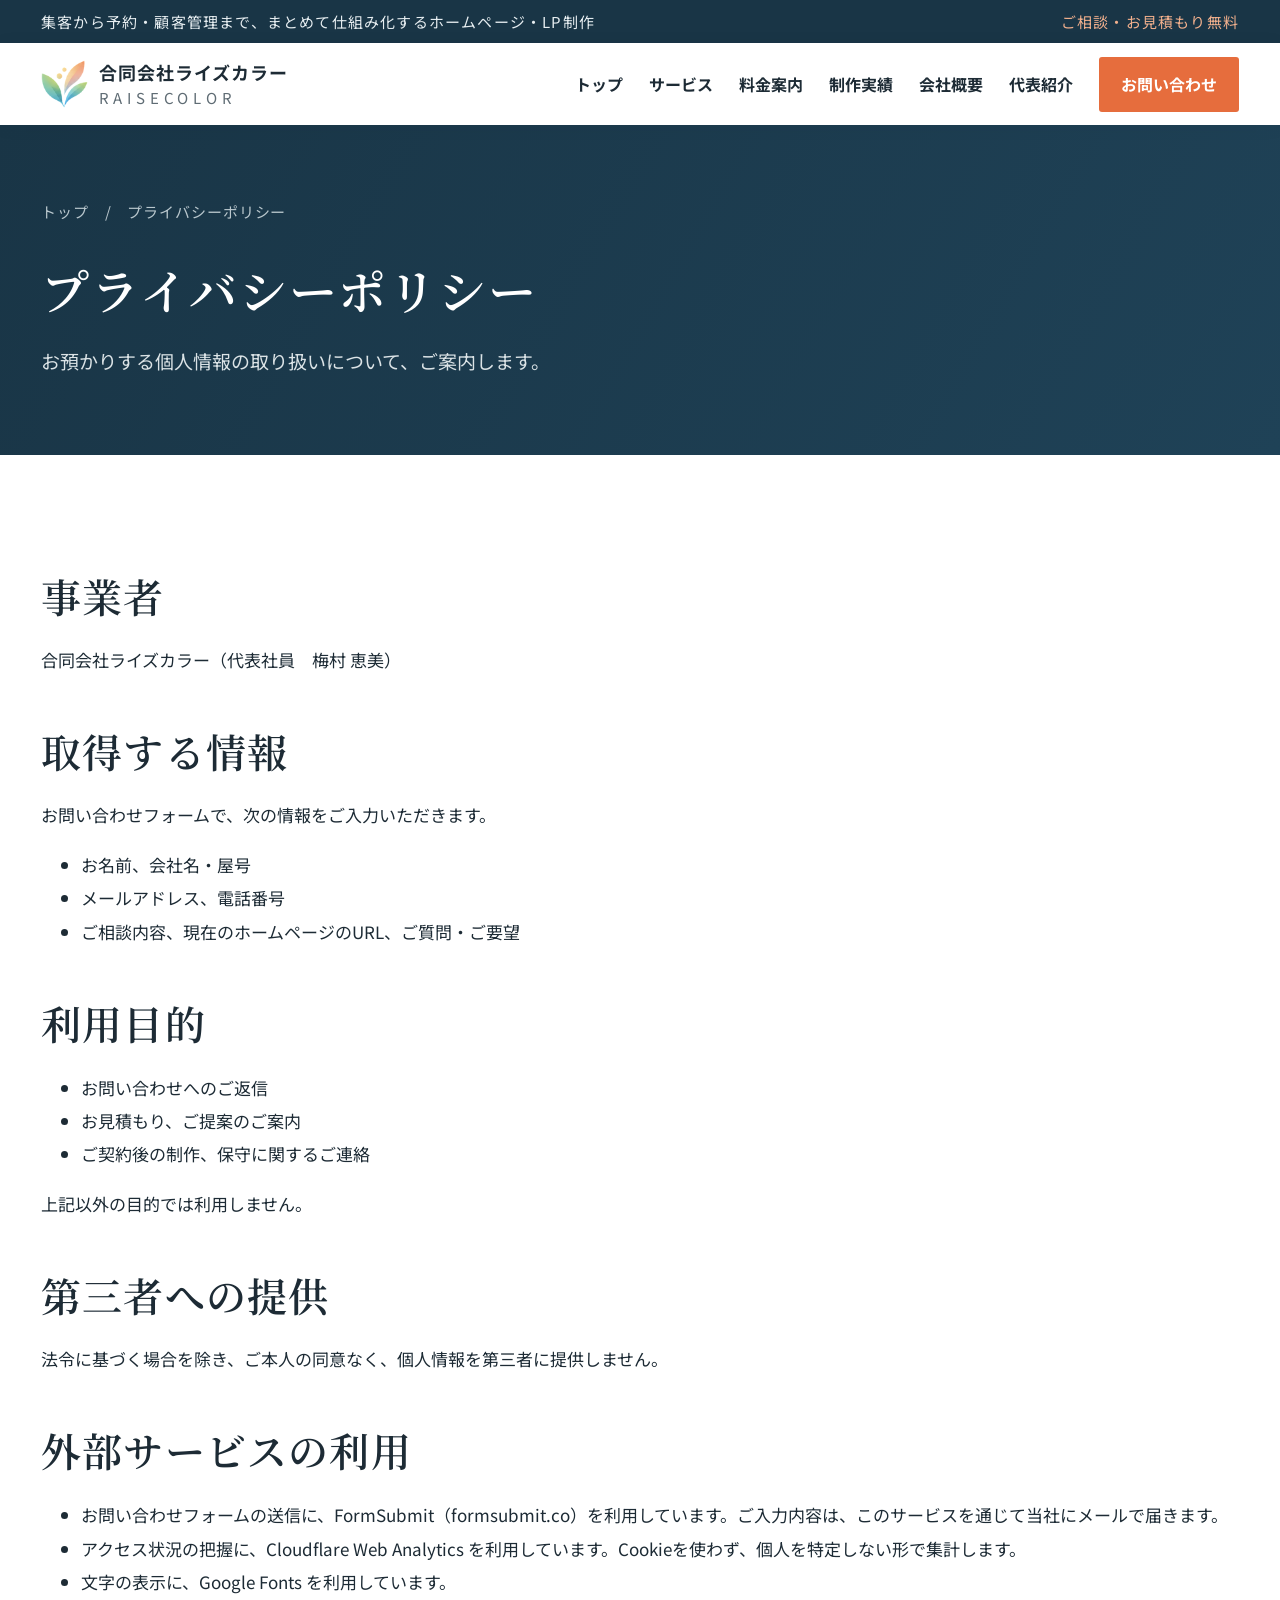
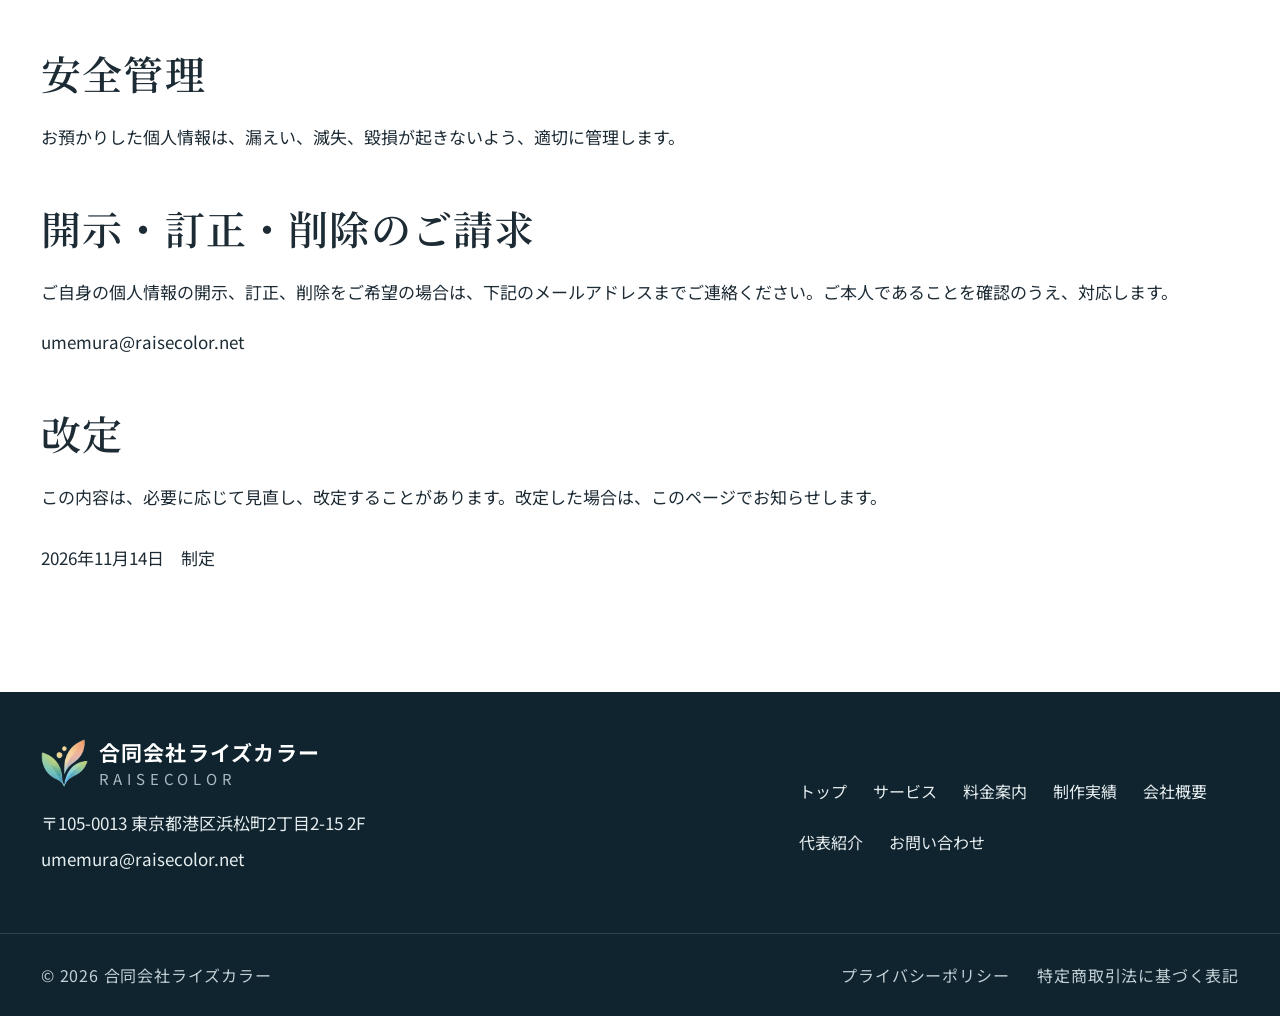
<file: privacy.html>
<!doctype html>
<html lang="ja">
<head>
  <meta charset="utf-8">
  <meta name="viewport" content="width=device-width, initial-scale=1">
  <meta name="description" content="合同会社ライズカラーが、お問い合わせなどでお預かりする個人情報の取り扱いについてご案内します。">
  <title>プライバシーポリシー｜合同会社ライズカラー</title>
  <link rel="canonical" href="https://umemura-raisecolor.github.io/raisecolor/privacy.html">
  <meta property="og:type" content="website">
  <meta property="og:site_name" content="合同会社ライズカラー">
  <meta property="og:locale" content="ja_JP">
  <meta property="og:title" content="プライバシーポリシー｜合同会社ライズカラー">
  <meta property="og:description" content="合同会社ライズカラーが、お問い合わせなどでお預かりする個人情報の取り扱いについてご案内します。">
  <meta property="og:url" content="https://umemura-raisecolor.github.io/raisecolor/privacy.html">
  <meta property="og:image" content="https://umemura-raisecolor.github.io/raisecolor/og-image.jpg">
  <meta property="og:image:width" content="1200">
  <meta property="og:image:height" content="630">
  <meta name="twitter:card" content="summary_large_image">
  <meta name="twitter:title" content="プライバシーポリシー｜合同会社ライズカラー">
  <meta name="twitter:description" content="合同会社ライズカラーが、お問い合わせなどでお預かりする個人情報の取り扱いについてご案内します。">
  <meta name="twitter:image" content="https://umemura-raisecolor.github.io/raisecolor/og-image.jpg">
  <link rel="icon" href="logo-mark.png">
  <link rel="preconnect" href="https://fonts.googleapis.com">
  <link rel="preconnect" href="https://fonts.gstatic.com" crossorigin>
  <link rel="stylesheet" href="https://fonts.googleapis.com/css2?family=Noto+Sans+JP:wght@400;500;600;700;800&family=Noto+Serif+JP:wght@500;600;700&display=swap">
  <link rel="stylesheet" href="style.css">
  <link rel="stylesheet" href="anim.css">
  <link rel="stylesheet" href="clean.css">
  <script src="script.js" defer></script>
  <script src="anim.js" defer></script>
</head>
<body>
  <div class="topbar">
    <div class="container topbar-inner">
      <span>集客から予約・顧客管理まで、まとめて仕組み化するホームページ・LP制作</span>
      <span class="topbar-note">ご相談・お見積もり無料</span>
    </div>
  </div>
  <header class="site-header">
    <div class="container header-inner">
      <a class="brand" href="index.html" aria-label="合同会社ライズカラー トップ"><img class="brand-logo" src="logo-mark.png" alt="" width="46" height="47"><span class="brand-text"><strong>合同会社ライズカラー</strong><small>RAISECOLOR</small></span></a>
      <button class="menu-toggle" aria-expanded="false" aria-controls="site-nav" aria-label="メニューを開く"><span></span><span></span><span></span></button>
      <nav id="site-nav" class="site-nav" aria-label="メインメニュー"><a href="index.html">トップ</a><a href="services.html">サービス</a><a href="pricing.html">料金案内</a><a href="works.html">制作実績</a><a href="about.html">会社概要</a><a href="representative.html">代表紹介</a><a class="nav-cta" href="contact.html">お問い合わせ</a></nav>
    </div>
  </header>
  <main>

    <section class="page-hero">
      <div class="container">
        <div class="breadcrumb"><a href="index.html">トップ</a>　/　プライバシーポリシー</div>
        <h1>プライバシーポリシー</h1>
        <p>お預かりする個人情報の取り扱いについて、ご案内します。</p>
      </div>
    </section>
    <section class="section">
      <div class="container" style="max-width:860px">
        <h2 class="h2">事業者</h2>
        <p>合同会社ライズカラー（代表社員　梅村 恵美）</p>

        <h2 class="h2" style="margin-top:44px">取得する情報</h2>
        <p>お問い合わせフォームで、次の情報をご入力いただきます。</p>
        <ul>
          <li>お名前、会社名・屋号</li>
          <li>メールアドレス、電話番号</li>
          <li>ご相談内容、現在のホームページのURL、ご質問・ご要望</li>
        </ul>

        <h2 class="h2" style="margin-top:44px">利用目的</h2>
        <ul>
          <li>お問い合わせへのご返信</li>
          <li>お見積もり、ご提案のご案内</li>
          <li>ご契約後の制作、保守に関するご連絡</li>
        </ul>
        <p>上記以外の目的では利用しません。</p>

        <h2 class="h2" style="margin-top:44px">第三者への提供</h2>
        <p>法令に基づく場合を除き、ご本人の同意なく、個人情報を第三者に提供しません。</p>

        <h2 class="h2" style="margin-top:44px">外部サービスの利用</h2>
        <ul>
          <li>お問い合わせフォームの送信に、FormSubmit（formsubmit.co）を利用しています。ご入力内容は、このサービスを通じて当社にメールで届きます。</li>
          <li>アクセス状況の把握に、Cloudflare Web Analytics を利用しています。Cookieを使わず、個人を特定しない形で集計します。</li>
          <li>文字の表示に、Google Fonts を利用しています。</li>
        </ul>

        <h2 class="h2" style="margin-top:44px">安全管理</h2>
        <p>お預かりした個人情報は、漏えい、滅失、毀損が起きないよう、適切に管理します。</p>

        <h2 class="h2" style="margin-top:44px">開示・訂正・削除のご請求</h2>
        <p>ご自身の個人情報の開示、訂正、削除をご希望の場合は、下記のメールアドレスまでご連絡ください。ご本人であることを確認のうえ、対応します。</p>
        <p>umemura@raisecolor.net</p>

        <h2 class="h2" style="margin-top:44px">改定</h2>
        <p>この内容は、必要に応じて見直し、改定することがあります。改定した場合は、このページでお知らせします。</p>
        <p style="margin-top:28px">2026年11月14日　制定</p>
      </div>
    </section>

  </main>
  <footer class="site-footer">
    <div class="container footer-main">
      <div>
        <a class="brand brand-footer" href="index.html"><img class="brand-logo" src="logo-mark.png" alt="" width="46" height="47"><span class="brand-text"><strong>合同会社ライズカラー</strong><small>RAISECOLOR</small></span></a>
        <p style="margin-top:16px;font-size:12px;color:#bdcbd0;line-height:2">〒105-0013 東京都港区浜松町2丁目2-15 2F<br>umemura@raisecolor.net</p>
      </div>
      <div class="footer-links"><a href="index.html">トップ</a><a href="services.html">サービス</a><a href="pricing.html">料金案内</a><a href="works.html">制作実績</a><a href="about.html">会社概要</a><a href="representative.html">代表紹介</a><a href="contact.html">お問い合わせ</a></div>
    </div>
    <div class="footer-bottom"><div class="container footer-bottom-inner"><span>© <span id="year">2026</span> 合同会社ライズカラー</span><span class="footer-legal"><a href="privacy.html">プライバシーポリシー</a><a href="tokushoho.html">特定商取引法に基づく表記</a></span></div></div>
  </footer>
  <a class="floating-contact" href="contact.html"><span>✉</span>無料相談</a>
<!-- Cloudflare Web Analytics --><script defer src='https://static.cloudflareinsights.com/beacon.min.js' data-cf-beacon='{"token": "66a2b055c38a48da9c19547b0177c091"}'></script><!-- End Cloudflare Web Analytics -->
</body>
</html>
</file>
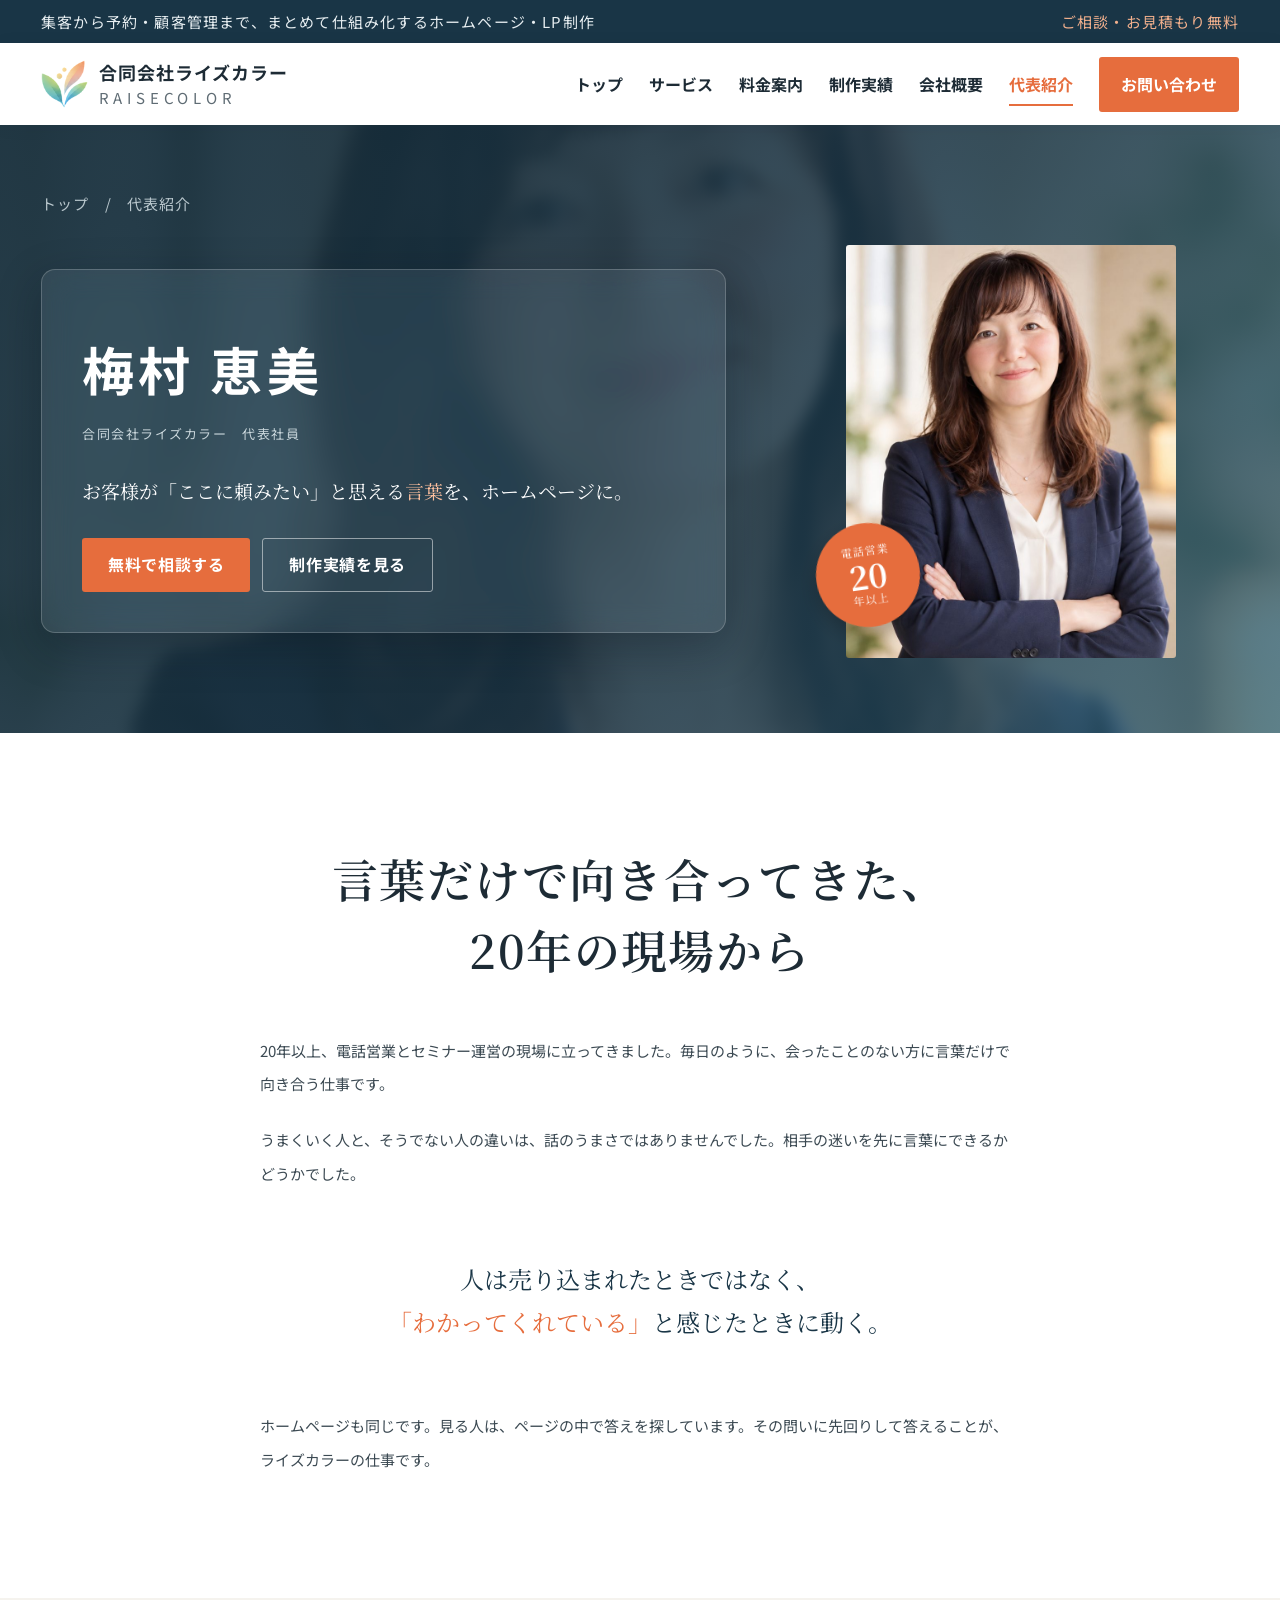
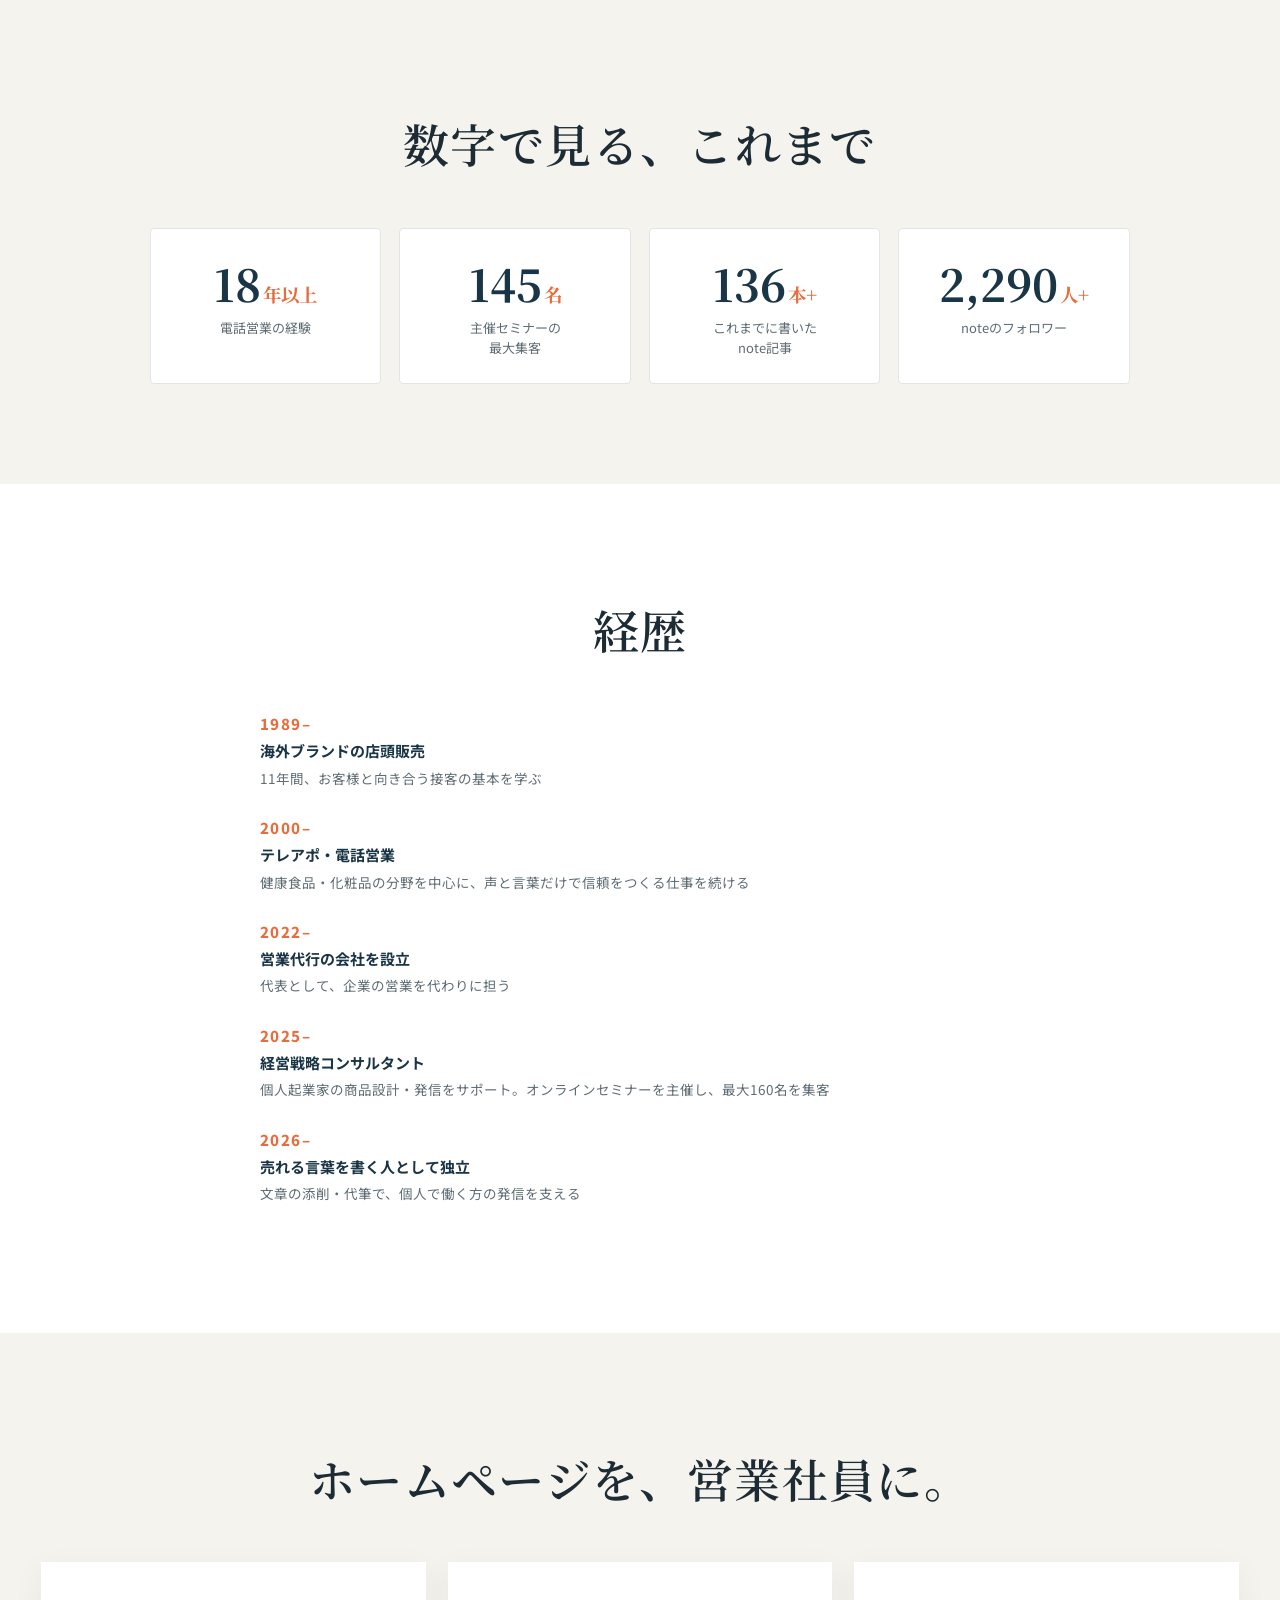
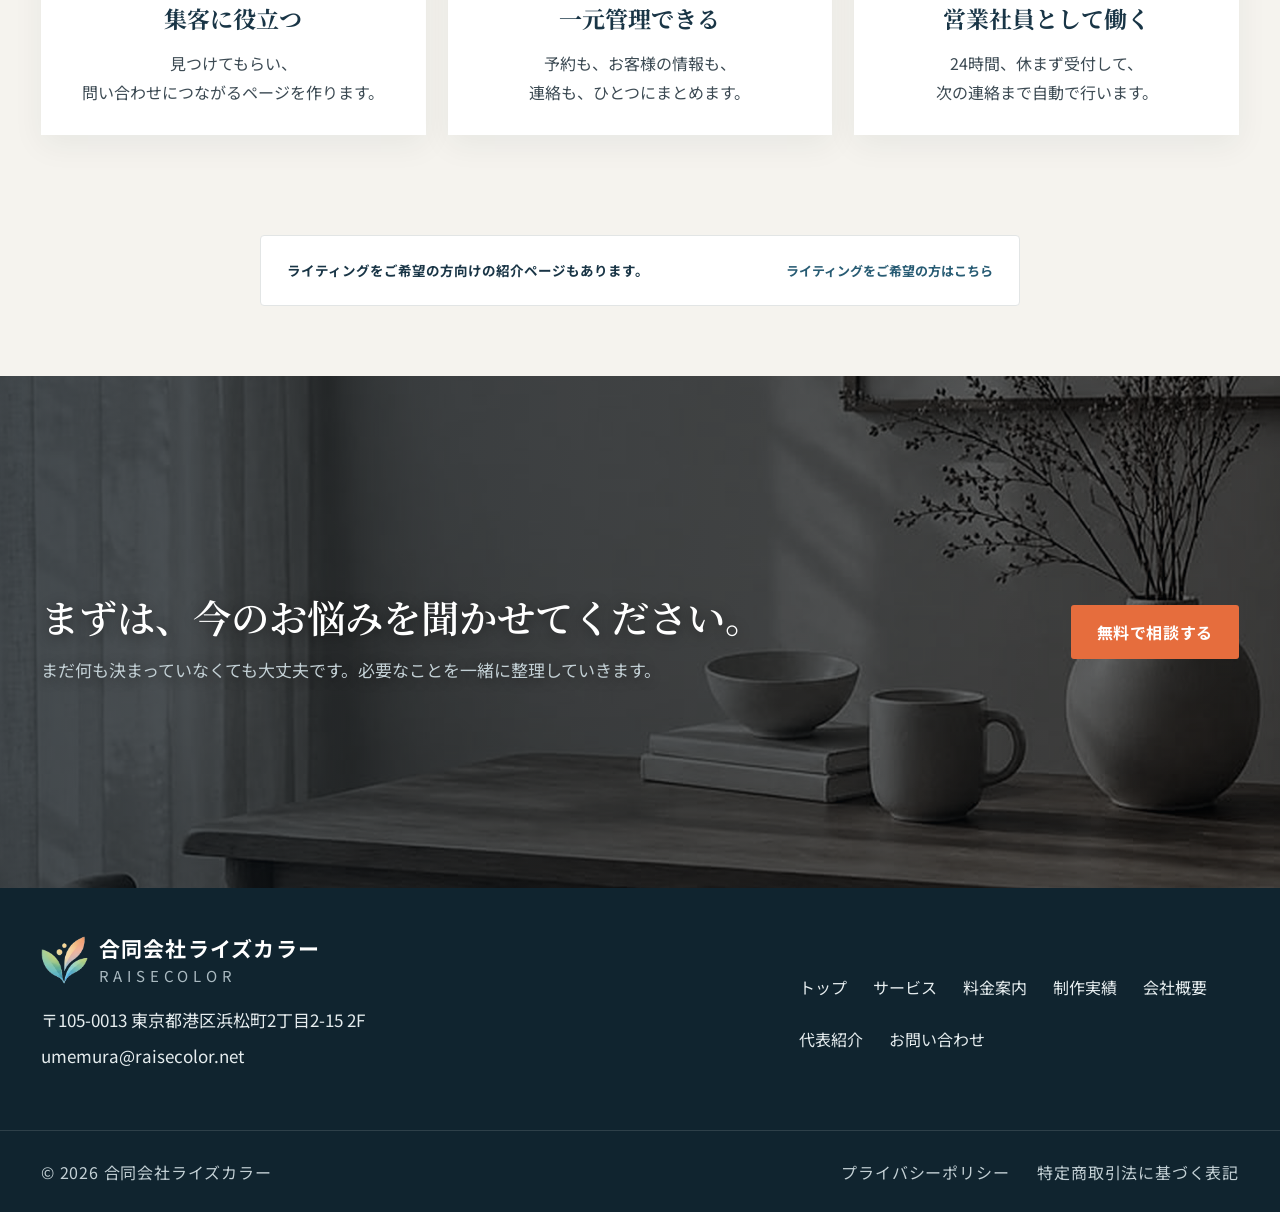
<file: representative.html>
<!doctype html>
<html lang="ja">
<head>
  <meta charset="utf-8">
  <meta name="viewport" content="width=device-width, initial-scale=1">
  <meta name="description" content="合同会社ライズカラー代表社員・梅村恵美のご紹介です。電話営業20年以上の経験を、お客様に選ばれるホームページづくりに活かしています。">
  <title>代表紹介｜合同会社ライズカラー</title>
  <link rel="canonical" href="https://umemura-raisecolor.github.io/raisecolor/representative.html">
  <meta property="og:type" content="website">
  <meta property="og:site_name" content="合同会社ライズカラー">
  <meta property="og:locale" content="ja_JP">
  <meta property="og:title" content="代表紹介｜合同会社ライズカラー">
  <meta property="og:description" content="合同会社ライズカラー代表社員・梅村恵美のご紹介です。電話営業20年以上の経験を、お客様に選ばれるホームページづくりに活かしています。">
  <meta property="og:url" content="https://umemura-raisecolor.github.io/raisecolor/representative.html">
  <meta property="og:image" content="https://umemura-raisecolor.github.io/raisecolor/og-image.jpg">
  <meta property="og:image:width" content="1200">
  <meta property="og:image:height" content="630">
  <meta name="twitter:card" content="summary_large_image">
  <meta name="twitter:title" content="代表紹介｜合同会社ライズカラー">
  <meta name="twitter:description" content="合同会社ライズカラー代表社員・梅村恵美のご紹介です。電話営業20年以上の経験を、お客様に選ばれるホームページづくりに活かしています。">
  <meta name="twitter:image" content="https://umemura-raisecolor.github.io/raisecolor/og-image.jpg">
  <link rel="icon" href="logo-mark.png">
  <link rel="preconnect" href="https://fonts.googleapis.com">
  <link rel="preconnect" href="https://fonts.gstatic.com" crossorigin>
  <link rel="stylesheet" href="https://fonts.googleapis.com/css2?family=Noto+Sans+JP:wght@400;500;600;700;800&family=Noto+Serif+JP:wght@500;600;700&display=swap">
  <link rel="stylesheet" href="style.css">
  <link rel="stylesheet" href="anim.css">
  <link rel="stylesheet" href="clean.css">
  <script src="script.js" defer></script>
  <script src="anim.js" defer></script>
  <style>
    /* ===== 代表紹介:トップ ===== */
    .rep-hero{position:relative;overflow:hidden;isolation:isolate;color:#fff;padding:64px 0 76px}
    .rep-hero::before{content:"";position:absolute;inset:-28px;z-index:-2;background:url(representative.jpg) center 22%/cover no-repeat;filter:blur(8px) saturate(.9)}
    .rep-hero::after{content:"";position:absolute;inset:0;z-index:-1;pointer-events:none;
      background:linear-gradient(120deg,rgba(20,44,57,.94) 0%,rgba(25,53,70,.86) 55%,rgba(39,91,115,.74) 100%)}
    .rep-hero .breadcrumb{margin-bottom:26px}
    .rep-grid{display:grid;grid-template-columns:minmax(0,1.2fr) minmax(0,.8fr);gap:56px;align-items:center}
    .glass{padding:38px 40px 40px;border-radius:14px;background:rgba(255,255,255,.08);
      -webkit-backdrop-filter:blur(14px) saturate(1.2);backdrop-filter:blur(14px) saturate(1.2);
      border:1px solid rgba(255,255,255,.2);box-shadow:0 14px 44px rgba(6,18,26,.3)}
    .glass .section-kicker{color:var(--peach2)}
    .glass h1{font-size:clamp(34px,5vw,52px);margin:10px 0 2px;letter-spacing:.08em}
    .glass .role{font-size:13px;letter-spacing:.12em;color:#c9d6db;margin:0 0 26px}
    .glass .thesis{font-family:var(--serif);font-size:clamp(19px,2.3vw,24px);line-height:1.85;padding-left:18px;border-left:3px solid var(--orange);margin:0 0 30px}
    .glass .thesis em{font-style:normal;color:var(--peach)}
    .glass .acts{display:flex;flex-wrap:wrap;gap:12px}
    .rep-photo{position:relative;max-width:330px;justify-self:center;width:100%}
    .rep-photo img{display:block;width:100%;aspect-ratio:4/5;object-fit:cover;object-position:center 15%;border-radius:3px;position:relative;z-index:1}
    .rep-photo::after{content:"";position:absolute;inset:16px -16px -16px 16px;border:1.5px solid var(--orange);border-radius:3px}
    .rep-stamp{position:absolute;z-index:2;left:-30px;bottom:30px;width:104px;height:104px;border-radius:50%;background:var(--orange);color:#fff;display:flex;flex-direction:column;align-items:center;justify-content:center;font-family:var(--serif);line-height:1.15;box-shadow:0 8px 20px rgba(0,0,0,.28);transform:rotate(-8deg)}
    .rep-stamp b{font-size:32px}
    .rep-stamp span{font-size:11px;letter-spacing:.08em}

    /* ===== 本文 ===== */
    .story{max-width:760px;margin:0 auto}
    .story p{font-size:15px;line-height:2.25;color:#3c4a53;margin:0 0 22px}
    .story .pull{font-family:var(--serif);font-size:clamp(19px,2.4vw,24px);line-height:1.8;color:var(--navy);text-align:center;margin:40px 0;padding:26px 10px;border-top:1px solid var(--line);border-bottom:1px solid var(--line)}
    .story .pull em{font-style:normal;color:var(--orange)}

    .facts{display:grid;grid-template-columns:repeat(4,1fr);gap:18px;max-width:980px;margin:0 auto}
    .fact{background:#fff;border:1px solid var(--line);border-radius:4px;padding:28px 14px 24px;text-align:center}
    .fact b{display:block;font-family:var(--serif);font-size:clamp(34px,4vw,44px);color:var(--navy);line-height:1.2;font-weight:700}
    .fact b small{font-size:.42em;margin-left:2px;color:var(--orange)}
    .fact>span{display:block;font-size:13px;color:var(--muted);margin-top:8px;line-height:1.6}
    .cnt{font-variant-numeric:tabular-nums}

    .career{max-width:760px;margin:0 auto}
    .career .timeline{margin-top:0}
    .career .timeline li{padding-bottom:26px}
    .career .timeline b{display:block;font-size:15px;color:var(--navy);margin-top:2px}
    .career .timeline li>span{display:block;font-size:13.5px;color:var(--muted);line-height:1.9}

    .policy{display:grid;grid-template-columns:repeat(3,1fr);gap:22px}
    .policy-item{background:#fff;border-top:3px solid var(--orange);padding:30px 26px 28px;box-shadow:0 10px 30px rgba(16,43,57,.06)}
    .policy-item .no{font-family:var(--serif);font-size:13px;letter-spacing:.2em;color:var(--orange);font-weight:700}
    .policy-item h3{font-family:var(--serif);font-size:19px;color:var(--navy);margin:8px 0 12px;line-height:1.6}
    .policy-item p{font-size:14px;line-height:2;color:#3c4a53;margin:0}

    .personal{max-width:760px;margin:0 auto;display:flex;gap:20px;align-items:center;justify-content:space-between;flex-wrap:wrap;border:1px solid var(--line);border-radius:4px;padding:22px 26px;background:#fff}
    .personal p{margin:0;font-size:13.5px;color:var(--muted);line-height:1.9}
    .personal p b{color:var(--navy)}
    .personal a{font-size:13px;font-weight:700;color:var(--blue);white-space:nowrap}

    @media(max-width:860px){
      .rep-grid{grid-template-columns:1fr;gap:44px}
      .rep-photo{max-width:250px;order:-1}
      .rep-stamp{left:-18px;width:92px;height:92px}.rep-stamp b{font-size:28px}
      .facts{grid-template-columns:repeat(2,1fr);gap:12px}
      .policy{grid-template-columns:1fr}
    }
    @media(max-width:520px){
      .rep-hero{padding:40px 0 56px}
      .glass{padding:26px 18px 28px}
      .glass .thesis{font-size:18px;padding-left:14px}
      .glass .acts .button{width:100%}
    }

    /* ===== 動き ===== */
    @media(prefers-reduced-motion:no-preference){
      .rep-hero::before{animation:repZoom 26s ease-in-out infinite alternate}
      @keyframes repZoom{from{transform:scale(1.04)}to{transform:scale(1.14) translate(-2%,-1.5%)}}
      .glass{animation:repRise .9s cubic-bezier(.2,.8,.2,1) .1s both}
      .glass>*{animation:repRise .8s cubic-bezier(.2,.8,.2,1) both}
      .glass>:nth-child(1){animation-delay:.35s}.glass>:nth-child(2){animation-delay:.45s}
      .glass>:nth-child(3){animation-delay:.55s}.glass>:nth-child(4){animation-delay:.7s}.glass>:nth-child(5){animation-delay:.9s}
      .rep-photo img{animation:repPhoto 1.1s cubic-bezier(.2,.8,.2,1) .25s both}
      .rep-photo::after{animation:repFrame 1s cubic-bezier(.2,.8,.2,1) .8s both}
      .rep-stamp{animation:repStamp .7s cubic-bezier(.3,1.6,.5,1) 1.3s both}
      @keyframes repRise{from{opacity:0;transform:translateY(18px)}to{opacity:1;transform:none}}
      @keyframes repPhoto{from{opacity:0;transform:scale(.94)}to{opacity:1;transform:none}}
      @keyframes repFrame{from{opacity:0;transform:translate(-16px,-16px)}to{opacity:1;transform:none}}
      @keyframes repStamp{from{opacity:0;transform:scale(.3) rotate(-25deg)}to{opacity:1;transform:rotate(-8deg)}}
    }
  </style>
</head>
<body>
  <div class="topbar">
    <div class="container topbar-inner">
      <span>集客から予約・顧客管理まで、まとめて仕組み化するホームページ・LP制作</span>
      <span class="topbar-note">ご相談・お見積もり無料</span>
    </div>
  </div>
  <header class="site-header">
    <div class="container header-inner">
      <a class="brand" href="index.html" aria-label="合同会社ライズカラー トップ"><img class="brand-logo" src="logo-mark.png" alt="" width="46" height="47"><span class="brand-text"><strong>合同会社ライズカラー</strong><small>RAISECOLOR</small></span></a>
      <button class="menu-toggle" aria-expanded="false" aria-controls="site-nav" aria-label="メニューを開く"><span></span><span></span><span></span></button>
      <nav id="site-nav" class="site-nav" aria-label="メインメニュー"><a href="index.html">トップ</a><a href="services.html">サービス</a><a href="pricing.html">料金案内</a><a href="works.html">制作実績</a><a href="about.html">会社概要</a><a href="representative.html" aria-current="page">代表紹介</a><a class="nav-cta" href="contact.html">お問い合わせ</a></nav>
    </div>
  </header>
  <main>

    <section class="rep-hero">
      <div class="container">
        <div class="breadcrumb"><a href="index.html">トップ</a>　/　代表紹介</div>
        <div class="rep-grid">
          <div class="glass">
            <h1>梅村 恵美</h1>
            <p class="role">合同会社ライズカラー　代表社員</p>
            <p class="thesis"><span class="ph">お客様が「ここに頼みたい」と</span><span class="ph">思える<em>言葉</em>を、</span><span class="ph">ホームページに。</span></p>
            <div class="acts">
              <a class="button button-primary" href="contact.html">無料で相談する</a>
              <a class="button button-ghost" href="works.html">制作実績を見る</a>
            </div>
          </div>
          <div class="rep-photo">
            <img src="representative.jpg" alt="代表社員 梅村恵美">
            <div class="rep-stamp"><span>電話営業</span><b class="cnt" data-to="20" data-delay="1500">20</b><span>年以上</span></div>
          </div>
        </div>
      </div>
    </section>

    <section class="section">
      <div class="container">
        <div class="section-heading"><h2>言葉だけで向き合ってきた、<br>20年の現場から</h2></div>
        <div class="story">
          <p>20年以上、電話営業とセミナー運営の現場に立ってきました。毎日のように、会ったことのない方に言葉だけで向き合う仕事です。</p>
          <p>うまくいく人と、そうでない人の違いは、話のうまさではありませんでした。相手の迷いを先に言葉にできるかどうかでした。</p>
          <p class="pull">人は売り込まれたときではなく、<br><em>「わかってくれている」</em>と感じたときに動く。</p>
          <p>ホームページも同じです。見る人は、ページの中で答えを探しています。その問いに先回りして答えることが、ライズカラーの仕事です。</p>
        </div>
      </div>
    </section>

    <section class="section cream">
      <div class="container">
        <div class="section-heading"><h2>数字で見る、これまで</h2></div>
        <div class="facts">
          <div class="fact"><b><span class="cnt" data-to="20">20</span><small>年以上</small></b><span>電話営業の経験</span></div>
          <div class="fact"><b><span class="cnt" data-to="160">160</span><small>名</small></b><span>主催セミナーの<br>最大集客</span></div>
          <div class="fact"><b><span class="cnt" data-to="150">150</span><small>本+</small></b><span>これまでに書いた<br>note記事</span></div>
          <div class="fact"><b><span class="cnt" data-to="2800">2,800</span><small>人+</small></b><span>noteのフォロワー</span></div>
        </div>
      </div>
    </section>

    <section class="section">
      <div class="container">
        <div class="section-heading"><h2>経歴</h2></div>
        <div class="career">
          <ul class="timeline">
            <li><time>1989–</time><b>海外ブランドの店頭販売</b><span>11年間、お客様と向き合う接客の基本を学ぶ</span></li>
            <li><time>2000–</time><b>テレアポ・電話営業</b><span>健康食品・化粧品の分野を中心に、声と言葉だけで信頼をつくる仕事を続ける</span></li>
            <li><time>2022–</time><b>営業代行の会社を設立</b><span>代表として、企業の営業を代わりに担う</span></li>
            <li><time>2025–</time><b>経営戦略コンサルタント</b><span>個人起業家の商品設計・発信をサポート。オンラインセミナーを主催し、最大160名を集客</span></li>
            <li><time>2026–</time><b>売れる言葉を書く人として独立</b><span>文章の添削・代筆で、個人で働く方の発信を支える</span></li>
          </ul>
        </div>
      </div>
    </section>

    <section class="section cream">
      <div class="container">
        <div class="section-heading"><h2>ホームページを、営業社員に。</h2></div>
        <div class="policy">
          <div class="policy-item"><h3>集客に役立つ</h3><p>見つけてもらい、<br>問い合わせにつながるページを作ります。</p></div>
          <div class="policy-item"><h3>一元管理できる</h3><p>予約も、お客様の情報も、<br>連絡も、ひとつにまとめます。</p></div>
          <div class="policy-item"><h3>営業社員として働く</h3><p>24時間、休まず受付して、<br>次の連絡まで自動で行います。</p></div>
        </div>
      </div>
    </section>

    <section class="section" style="padding-top:0;padding-bottom:70px;background:var(--cream)">
      <div class="container">
        <div class="personal">
          <p><b>ライティングをご希望の方向けの紹介ページもあります。</b></p>
          <a href="https://umemura-raisecolor.github.io/umemura-profile/" target="_blank" rel="noopener">ライティングをご希望の方はこちら</a>
        </div>
      </div>
    </section>

    <section class="cta-band">
      <div class="container cta-inner">
        <div><h2>まずは、今のお悩みを聞かせてください。</h2><p>まだ何も決まっていなくても大丈夫です。必要なことを一緒に整理していきます。</p></div>
        <a class="button button-primary" href="contact.html">無料で相談する</a>
      </div>
    </section>
  </main>
  <footer class="site-footer">
    <div class="container footer-main">
      <div>
        <a class="brand brand-footer" href="index.html"><img class="brand-logo" src="logo-mark.png" alt="" width="46" height="47"><span class="brand-text"><strong>合同会社ライズカラー</strong><small>RAISECOLOR</small></span></a>
        <p style="margin-top:16px;font-size:12px;color:#bdcbd0;line-height:2">〒105-0013 東京都港区浜松町2丁目2-15 2F<br>umemura@raisecolor.net</p>
      </div>
      <div class="footer-links"><a href="index.html">トップ</a><a href="services.html">サービス</a><a href="pricing.html">料金案内</a><a href="works.html">制作実績</a><a href="about.html">会社概要</a><a href="representative.html">代表紹介</a><a href="contact.html">お問い合わせ</a></div>
    </div>
    <div class="footer-bottom"><div class="container footer-bottom-inner"><span>© <span id="year">2026</span> 合同会社ライズカラー</span><span class="footer-legal"><a href="privacy.html">プライバシーポリシー</a><a href="tokushoho.html">特定商取引法に基づく表記</a></span></div></div>
  </footer>
  <a class="floating-contact" href="contact.html"><span>✉</span>無料相談</a>
<!-- Cloudflare Web Analytics --><script defer src='https://static.cloudflareinsights.com/beacon.min.js' data-cf-beacon='{"token": "66a2b055c38a48da9c19547b0177c091"}'></script><!-- End Cloudflare Web Analytics -->
</body>
</html>
</file>
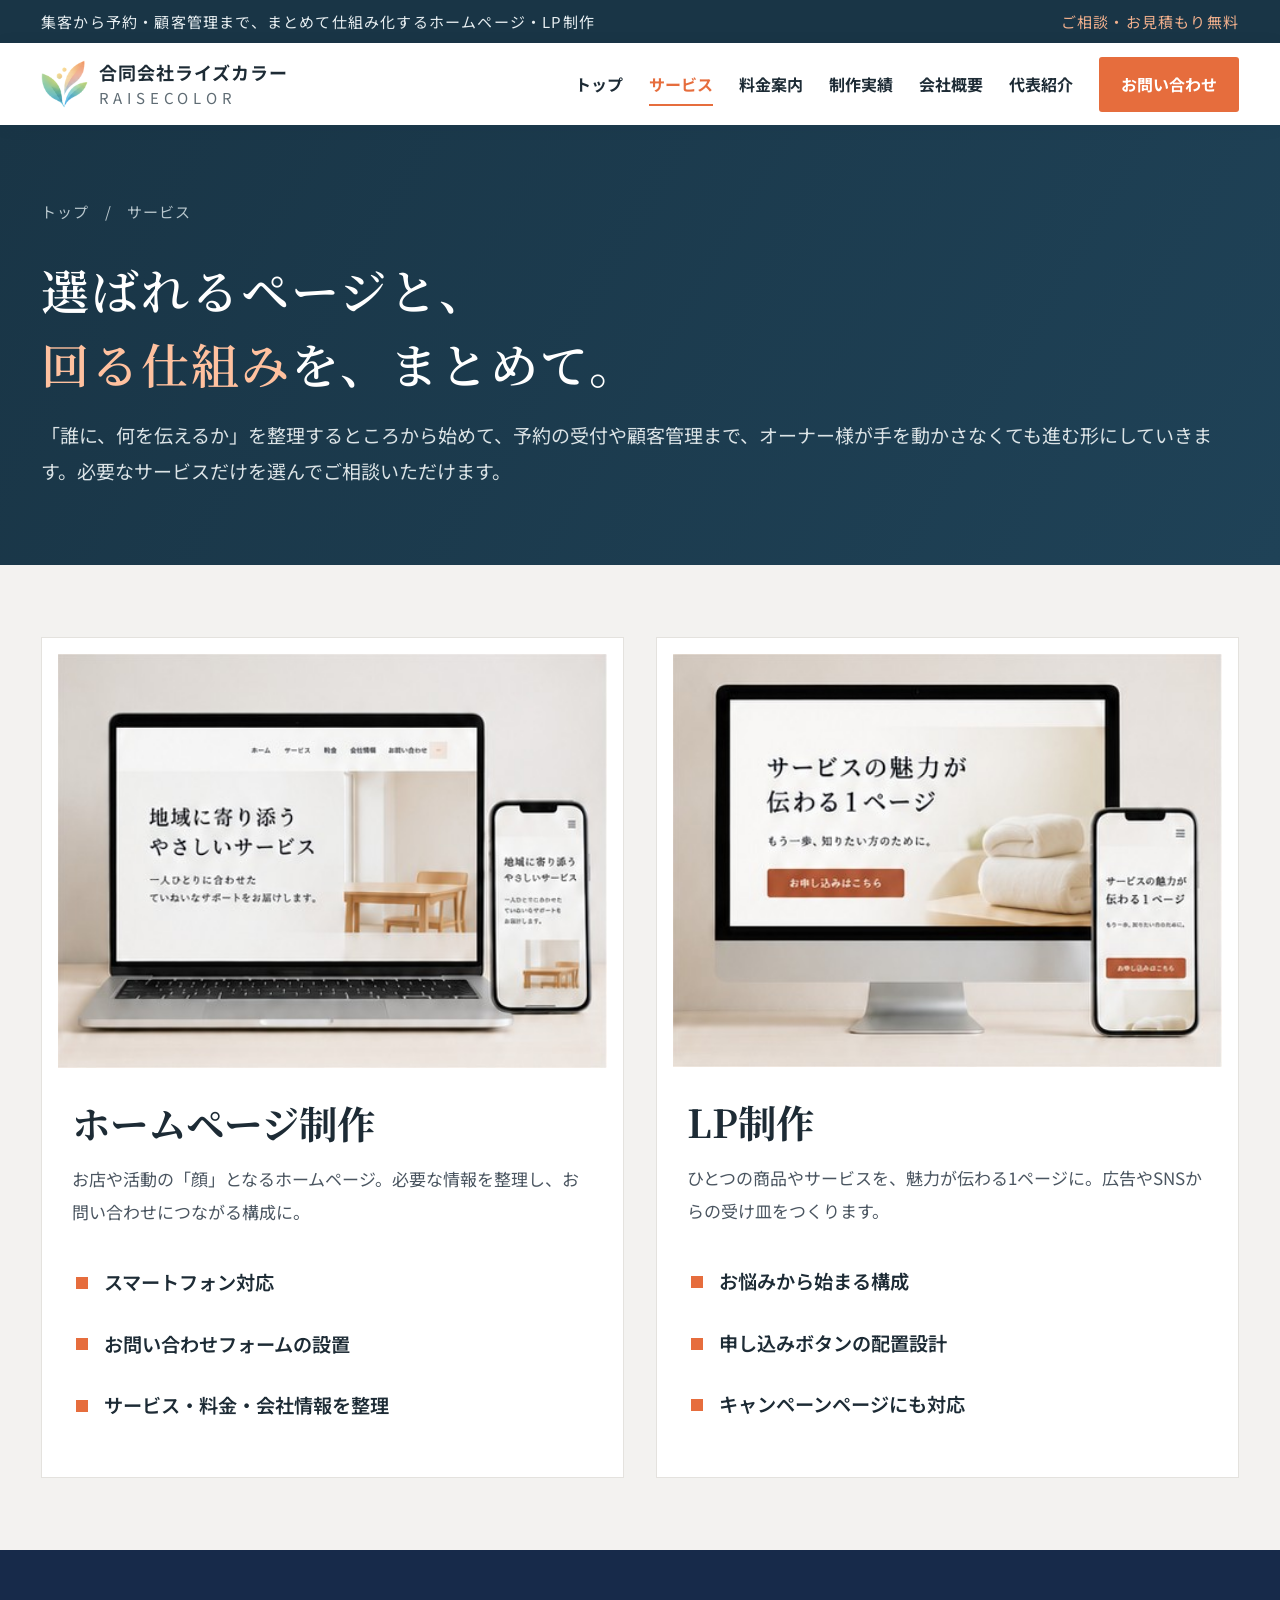
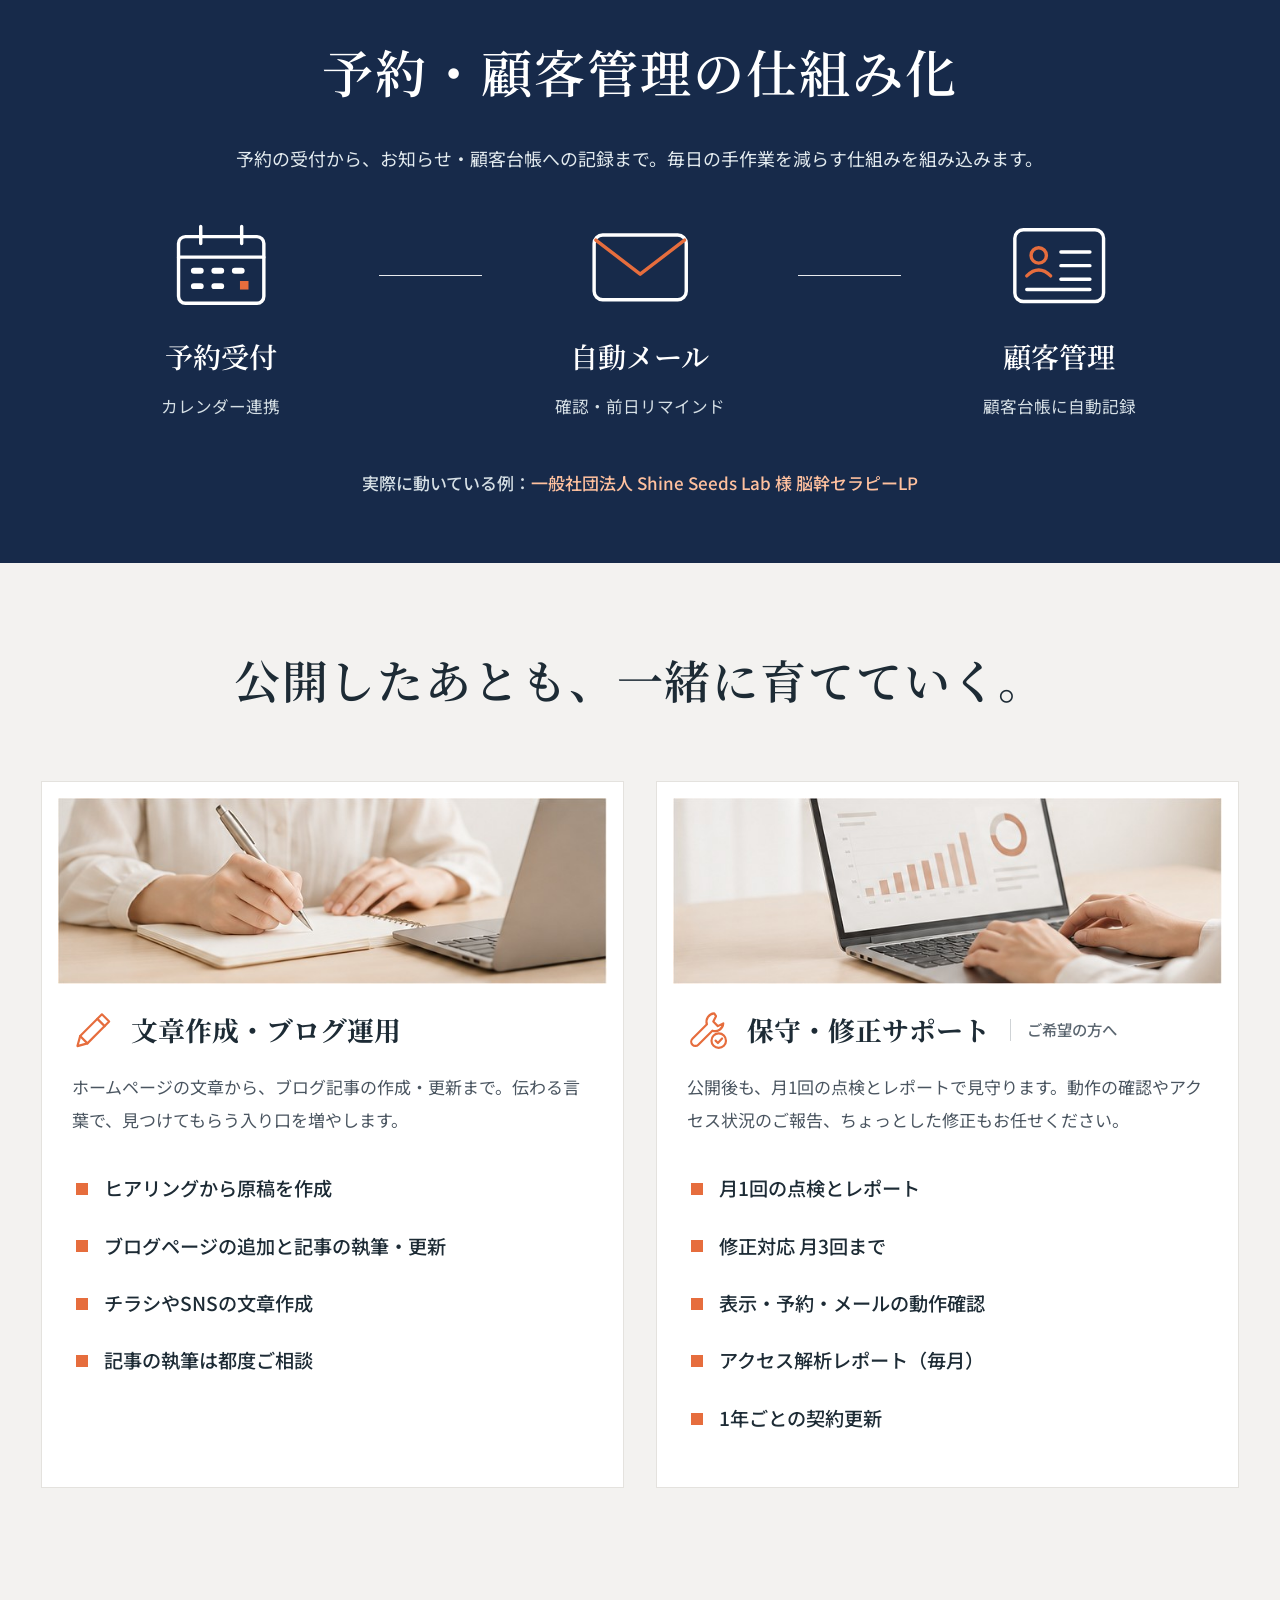
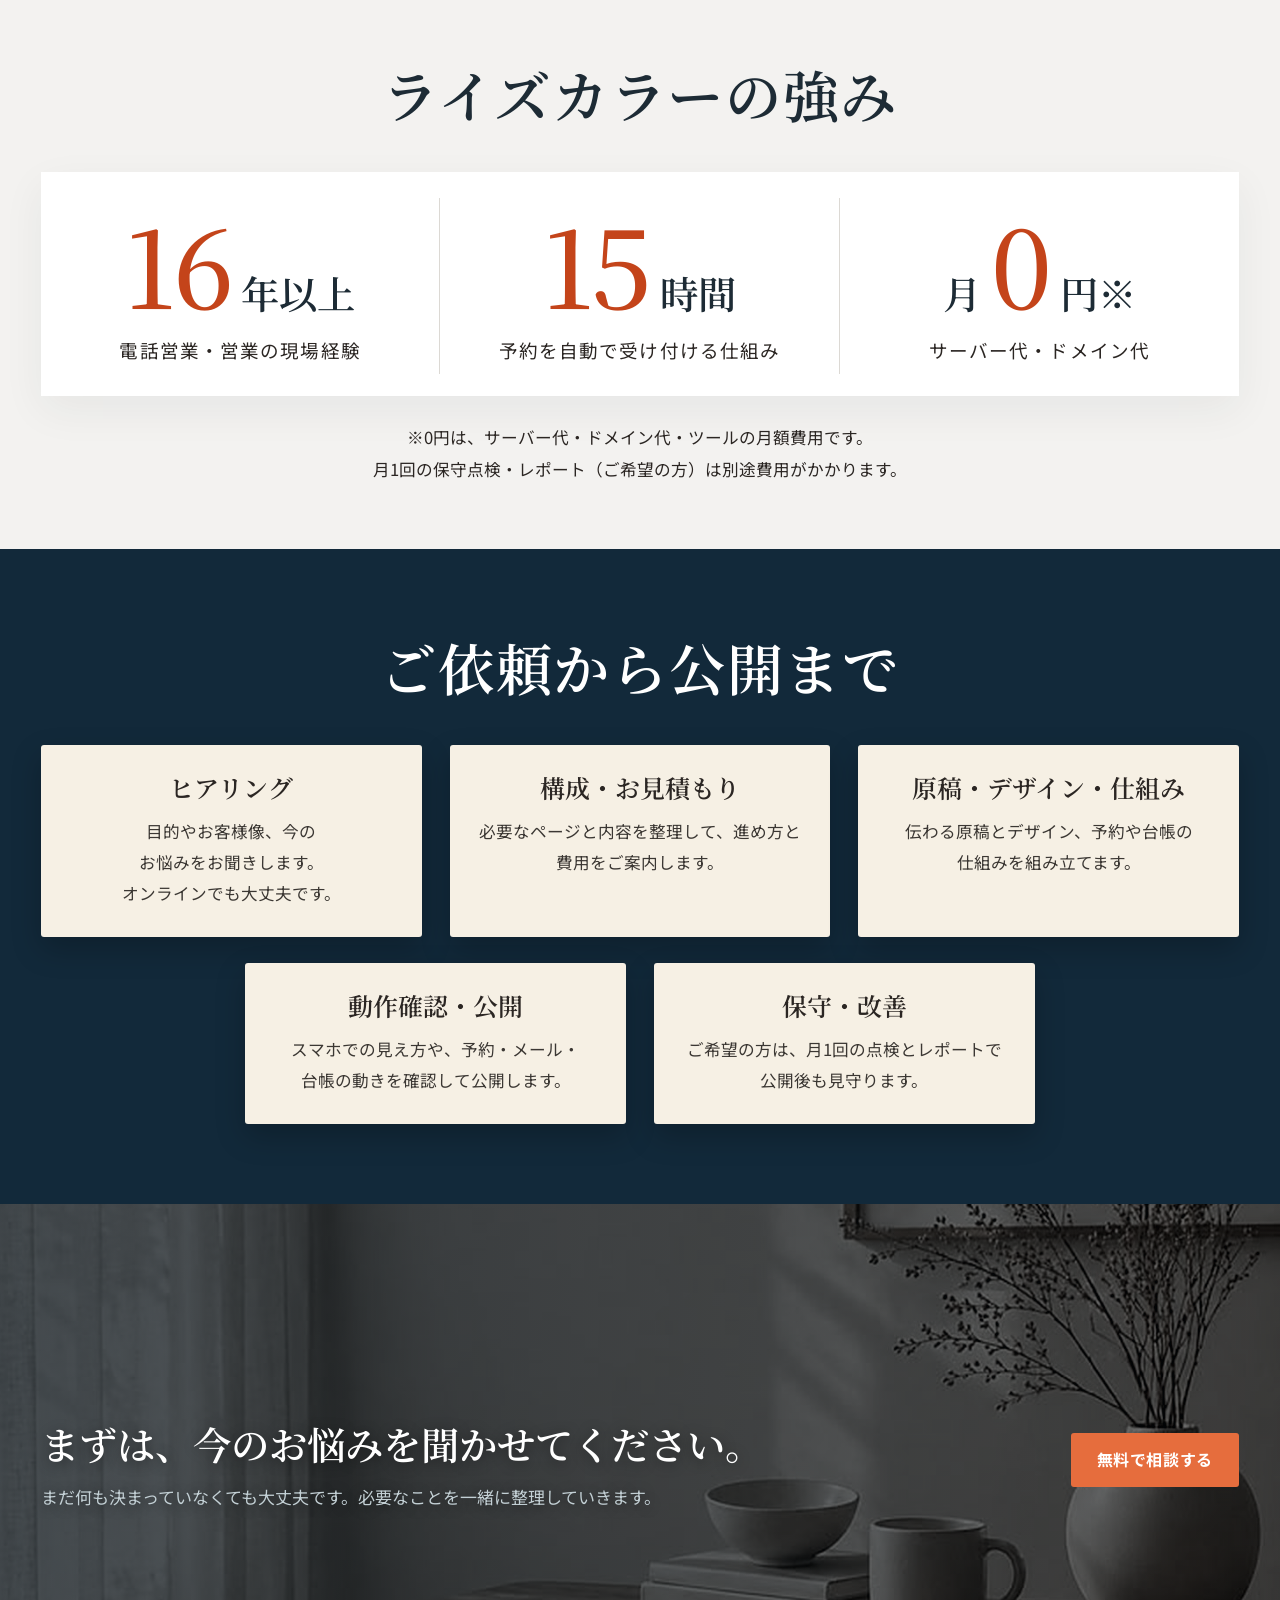
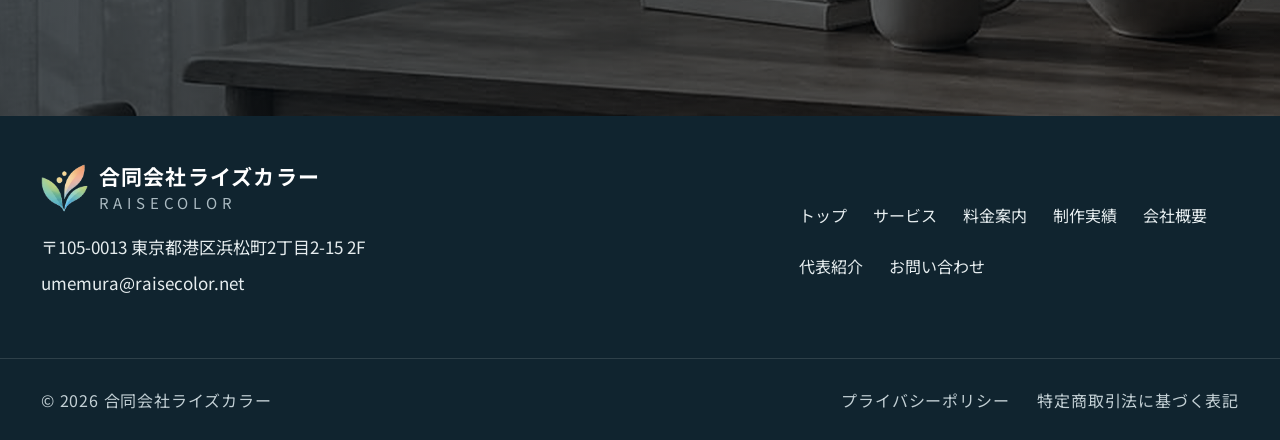
<file: services.html>
<!doctype html>
<html lang="ja">
<head>
  <meta charset="utf-8">
  <meta name="viewport" content="width=device-width, initial-scale=1">
  <meta name="description" content="ホームページ制作、LP制作、予約・顧客管理の仕組み化、文章作成・ブログ運用、保守・修正サポートのご案内です。">
  <title>サービス｜合同会社ライズカラー</title>
  <link rel="canonical" href="https://umemura-raisecolor.github.io/raisecolor/services.html">
  <meta property="og:type" content="website">
  <meta property="og:site_name" content="合同会社ライズカラー">
  <meta property="og:locale" content="ja_JP">
  <meta property="og:title" content="サービス｜合同会社ライズカラー">
  <meta property="og:description" content="ホームページ制作、LP制作、予約・顧客管理の仕組み化、文章作成・ブログ運用、保守・修正サポートのご案内です。">
  <meta property="og:url" content="https://umemura-raisecolor.github.io/raisecolor/services.html">
  <meta property="og:image" content="https://umemura-raisecolor.github.io/raisecolor/og-image.jpg">
  <meta property="og:image:width" content="1200">
  <meta property="og:image:height" content="630">
  <meta name="twitter:card" content="summary_large_image">
  <meta name="twitter:title" content="サービス｜合同会社ライズカラー">
  <meta name="twitter:description" content="ホームページ制作、LP制作、予約・顧客管理の仕組み化、文章作成・ブログ運用、保守・修正サポートのご案内です。">
  <meta name="twitter:image" content="https://umemura-raisecolor.github.io/raisecolor/og-image.jpg">
  <link rel="icon" href="logo-mark.png">
  <link rel="preconnect" href="https://fonts.googleapis.com">
  <link rel="preconnect" href="https://fonts.gstatic.com" crossorigin>
  <link rel="stylesheet" href="https://fonts.googleapis.com/css2?family=Noto+Sans+JP:wght@400;500;600;700;800&family=Noto+Serif+JP:wght@500;600;700&display=swap">
  <link rel="stylesheet" href="style.css">
  <link rel="stylesheet" href="anim.css">
  <link rel="stylesheet" href="clean.css">
  <script src="script.js" defer></script>
  <script src="anim.js" defer></script>
</head>
<body>
  <div class="topbar">
    <div class="container topbar-inner">
      <span>集客から予約・顧客管理まで、まとめて仕組み化するホームページ・LP制作</span>
      <span class="topbar-note">ご相談・お見積もり無料</span>
    </div>
  </div>
  <header class="site-header">
    <div class="container header-inner">
      <a class="brand" href="index.html" aria-label="合同会社ライズカラー トップ"><img class="brand-logo" src="logo-mark.png" alt="" width="46" height="47"><span class="brand-text"><strong>合同会社ライズカラー</strong><small>RAISECOLOR</small></span></a>
      <button class="menu-toggle" aria-expanded="false" aria-controls="site-nav" aria-label="メニューを開く"><span></span><span></span><span></span></button>
      <nav id="site-nav" class="site-nav" aria-label="メインメニュー"><a href="index.html">トップ</a><a href="services.html" aria-current="page">サービス</a><a href="pricing.html">料金案内</a><a href="works.html">制作実績</a><a href="about.html">会社概要</a><a href="representative.html">代表紹介</a><a class="nav-cta" href="contact.html">お問い合わせ</a></nav>
    </div>
  </header>
  <main>

    <section class="page-hero">
      <div class="container">
        <div class="breadcrumb"><a href="index.html">トップ</a>　/　サービス</div>
        <h1>選ばれるページと、<br><em>回る仕組み</em>を、まとめて。</h1>
        <p>「誰に、何を伝えるか」を整理するところから始めて、予約の受付や顧客管理まで、オーナー様が手を動かさなくても進む形にしていきます。必要なサービスだけを選んでご相談いただけます。</p>
      </div>
    </section>
    <section class="section svc-gray">
      <div class="container">
        <div class="svc-cards">
          <article class="svc-card"><img src="svc-hp.jpg" alt="パソコンとスマートフォンで表示したホームページのイメージ" loading="lazy" width="462" height="348"><h3>ホームページ制作</h3><p>お店や活動の「顔」となるホームページ。必要な情報を整理し、お問い合わせにつながる構成に。</p><ul><li>スマートフォン対応</li><li>お問い合わせフォームの設置</li><li>サービス・料金・会社情報を整理</li></ul></article>
          <article class="svc-card"><img src="svc-lp.jpg" alt="パソコンとスマートフォンで表示したLPのイメージ" loading="lazy" width="463" height="348"><h3>LP制作</h3><p>ひとつの商品やサービスを、魅力が伝わる1ページに。広告やSNSからの受け皿をつくります。</p><ul><li>お悩みから始まる構成</li><li>申し込みボタンの配置設計</li><li>キャンペーンページにも対応</li></ul></article>
        </div>
      </div>
    </section>
    <section class="sys-band" id="system">
      <div class="container">
        <h2>予約・顧客管理の仕組み化</h2>
        <p class="sys-lead">予約の受付から、お知らせ・顧客台帳への記録まで。毎日の手作業を減らす仕組みを組み込みます。</p>
        <div class="sys-flow">
          <div class="sys-item"><svg class="sys-ico" viewBox="0 0 120 100" aria-hidden="true" fill="none" stroke="#fff" stroke-width="4" stroke-linecap="round" stroke-linejoin="round"><rect x="10" y="16" width="100" height="78" rx="8"/><path d="M10 40h100M36 4v20M84 4v20"/><path d="M28 56h8M28 74h8M52 56h8M52 74h8M76 56h8" stroke-width="7"/><rect x="82" y="68" width="10" height="10" fill="#e66d3d" stroke="none"/></svg><b>予約受付</b><span>カレンダー連携</span></div>
          <i class="sys-line" aria-hidden="true"></i>
          <div class="sys-item"><svg class="sys-ico" viewBox="0 0 120 100" aria-hidden="true" fill="none" stroke="#fff" stroke-width="4" stroke-linecap="round" stroke-linejoin="round"><rect x="6" y="14" width="108" height="76" rx="10"/><path d="M8 20l52 40 52-40" stroke="#e66d3d"/></svg><b>自動メール</b><span>確認・前日リマインド</span></div>
          <i class="sys-line" aria-hidden="true"></i>
          <div class="sys-item"><svg class="sys-ico" viewBox="0 0 120 100" aria-hidden="true" fill="none" stroke="#fff" stroke-width="4" stroke-linecap="round" stroke-linejoin="round"><rect x="8" y="8" width="104" height="84" rx="10"/><circle cx="36" cy="38" r="9" stroke="#e66d3d"/><path d="M22 62q14-14 28 0" stroke="#e66d3d"/><path d="M62 34h34M62 50h34M62 66h34M22 78h74" /></svg><b>顧客管理</b><span>顧客台帳に自動記録</span></div>
        </div>
        <p class="svc-case sys-case">実際に動いている例：<a href="https://shine-seeds-lab.pages.dev/" target="_blank" rel="noopener">一般社団法人 Shine Seeds Lab 様 脳幹セラピーLP</a></p>
      </div>
    </section>
    <section class="section svc-gray svc-care">
      <div class="container">
        <h2 class="care-title">公開したあとも、一緒に育てていく。</h2>
        <div class="svc-cards">
          <article class="svc-card care-card"><img src="svc-write.jpg" alt="ノートに文章を書く手元とノートパソコン" loading="lazy" width="669" height="227"><h3><svg class="care-ico" viewBox="0 0 48 48" aria-hidden="true" fill="none" stroke="#e66d3d" stroke-width="2.4" stroke-linecap="round" stroke-linejoin="round"><path d="M6 42l3-11L33 7l8 8L17 39z"/><path d="M28 12l8 8M9 31l8 8"/></svg>文章作成・ブログ運用</h3><p>ホームページの文章から、ブログ記事の作成・更新まで。伝わる言葉で、見つけてもらう入り口を増やします。</p><ul><li>ヒアリングから原稿を作成</li><li>ブログページの追加と記事の執筆・更新</li><li>チラシやSNSの文章作成</li><li>記事の執筆は都度ご相談</li></ul></article>
          <article class="svc-card care-card"><img src="svc-care.jpg" alt="アクセス状況のグラフが表示されたノートパソコン" loading="lazy" width="669" height="227"><h3><svg class="care-ico" viewBox="0 0 48 48" aria-hidden="true" fill="none" stroke="#e66d3d" stroke-width="2.4" stroke-linecap="round" stroke-linejoin="round"><path d="M30 6a9 9 0 0 0-8 12L6 34a4.5 4.5 0 0 0 6.5 6.5L28 25a9 9 0 0 0 12-8l-6 3-5-5 3-6z"/><circle cx="35" cy="36" r="8"/><path d="M31.5 36l2.6 2.6 4.6-5"/></svg>保守・修正サポート<small>ご希望の方へ</small></h3><p>公開後も、月1回の点検とレポートで見守ります。動作の確認やアクセス状況のご報告、ちょっとした修正もお任せください。</p><ul><li>月1回の点検とレポート</li><li>修正対応 月3回まで</li><li>表示・予約・メールの動作確認</li><li>アクセス解析レポート（毎月）</li><li>1年ごとの契約更新</li></ul></article>
        </div>
      </div>
    </section>
    <section class="section cream svc-strength">
      <div class="container">
        <div class="section-heading"><h2>ライズカラーの強み</h2></div>
        <div class="numbers">
          <div><b><span class="cnt" data-to="20">20</span><small>年以上</small></b><span>電話営業・営業の現場経験</span></div>
          <div><b><span class="cnt" data-to="24" data-delay="200">24</span><small>時間</small></b><span>予約を自動で受け付ける仕組み</span></div>
          <div><b><small>月</small><span class="zero-pop">0</span><small>円※</small></b><span>サーバー代・ドメイン代</span></div>
        </div>
        <p class="zero-note">※0円は、サーバー代・ドメイン代・ツールの月額費用です。<br>月1回の保守点検・レポート（ご希望の方）は別途費用がかかります。</p>
      </div>
    </section>

    <section class="process-section" id="flow">
      <div class="container">
        <div class="section-heading light-heading"><h2>ご依頼から公開まで</h2></div>
        <div class="process-grid"><div class="process-step"><h3>ヒアリング</h3><p>目的やお客様像、今のお悩みをお聞きします。オンラインでも大丈夫です。</p></div><div class="process-step"><h3>構成・お見積もり</h3><p>必要なページと内容を整理して、進め方と費用をご案内します。</p></div><div class="process-step"><h3>原稿・デザイン・仕組み</h3><p>伝わる原稿とデザイン、予約や台帳の仕組みを組み立てます。</p></div><div class="process-step"><h3>動作確認・公開</h3><p>スマホでの見え方や、予約・メール・台帳の動きを確認して公開します。</p></div><div class="process-step"><h3>保守・改善</h3><p>ご希望の方は、月1回の点検とレポートで公開後も見守ります。</p></div></div>
      </div>
    </section>

    <section class="cta-band">
      <div class="container cta-inner">
        <div><h2>まずは、今のお悩みを聞かせてください。</h2><p>まだ何も決まっていなくても大丈夫です。必要なことを一緒に整理していきます。</p></div>
        <a class="button button-primary" href="contact.html">無料で相談する</a>
      </div>
    </section>
  </main>
  <footer class="site-footer">
    <div class="container footer-main">
      <div>
        <a class="brand brand-footer" href="index.html"><img class="brand-logo" src="logo-mark.png" alt="" width="46" height="47"><span class="brand-text"><strong>合同会社ライズカラー</strong><small>RAISECOLOR</small></span></a>
        <p style="margin-top:16px;font-size:12px;color:#bdcbd0;line-height:2">〒105-0013 東京都港区浜松町2丁目2-15 2F<br>umemura@raisecolor.net</p>
      </div>
      <div class="footer-links"><a href="index.html">トップ</a><a href="services.html">サービス</a><a href="pricing.html">料金案内</a><a href="works.html">制作実績</a><a href="about.html">会社概要</a><a href="representative.html">代表紹介</a><a href="contact.html">お問い合わせ</a></div>
    </div>
    <div class="footer-bottom"><div class="container footer-bottom-inner"><span>© <span id="year">2026</span> 合同会社ライズカラー</span><span class="footer-legal"><a href="privacy.html">プライバシーポリシー</a><a href="tokushoho.html">特定商取引法に基づく表記</a></span></div></div>
  </footer>
  <a class="floating-contact" href="contact.html"><span>✉</span>無料相談</a>
<!-- Cloudflare Web Analytics --><script defer src='https://static.cloudflareinsights.com/beacon.min.js' data-cf-beacon='{"token": "66a2b055c38a48da9c19547b0177c091"}'></script><!-- End Cloudflare Web Analytics -->
</body>
</html>
</file>
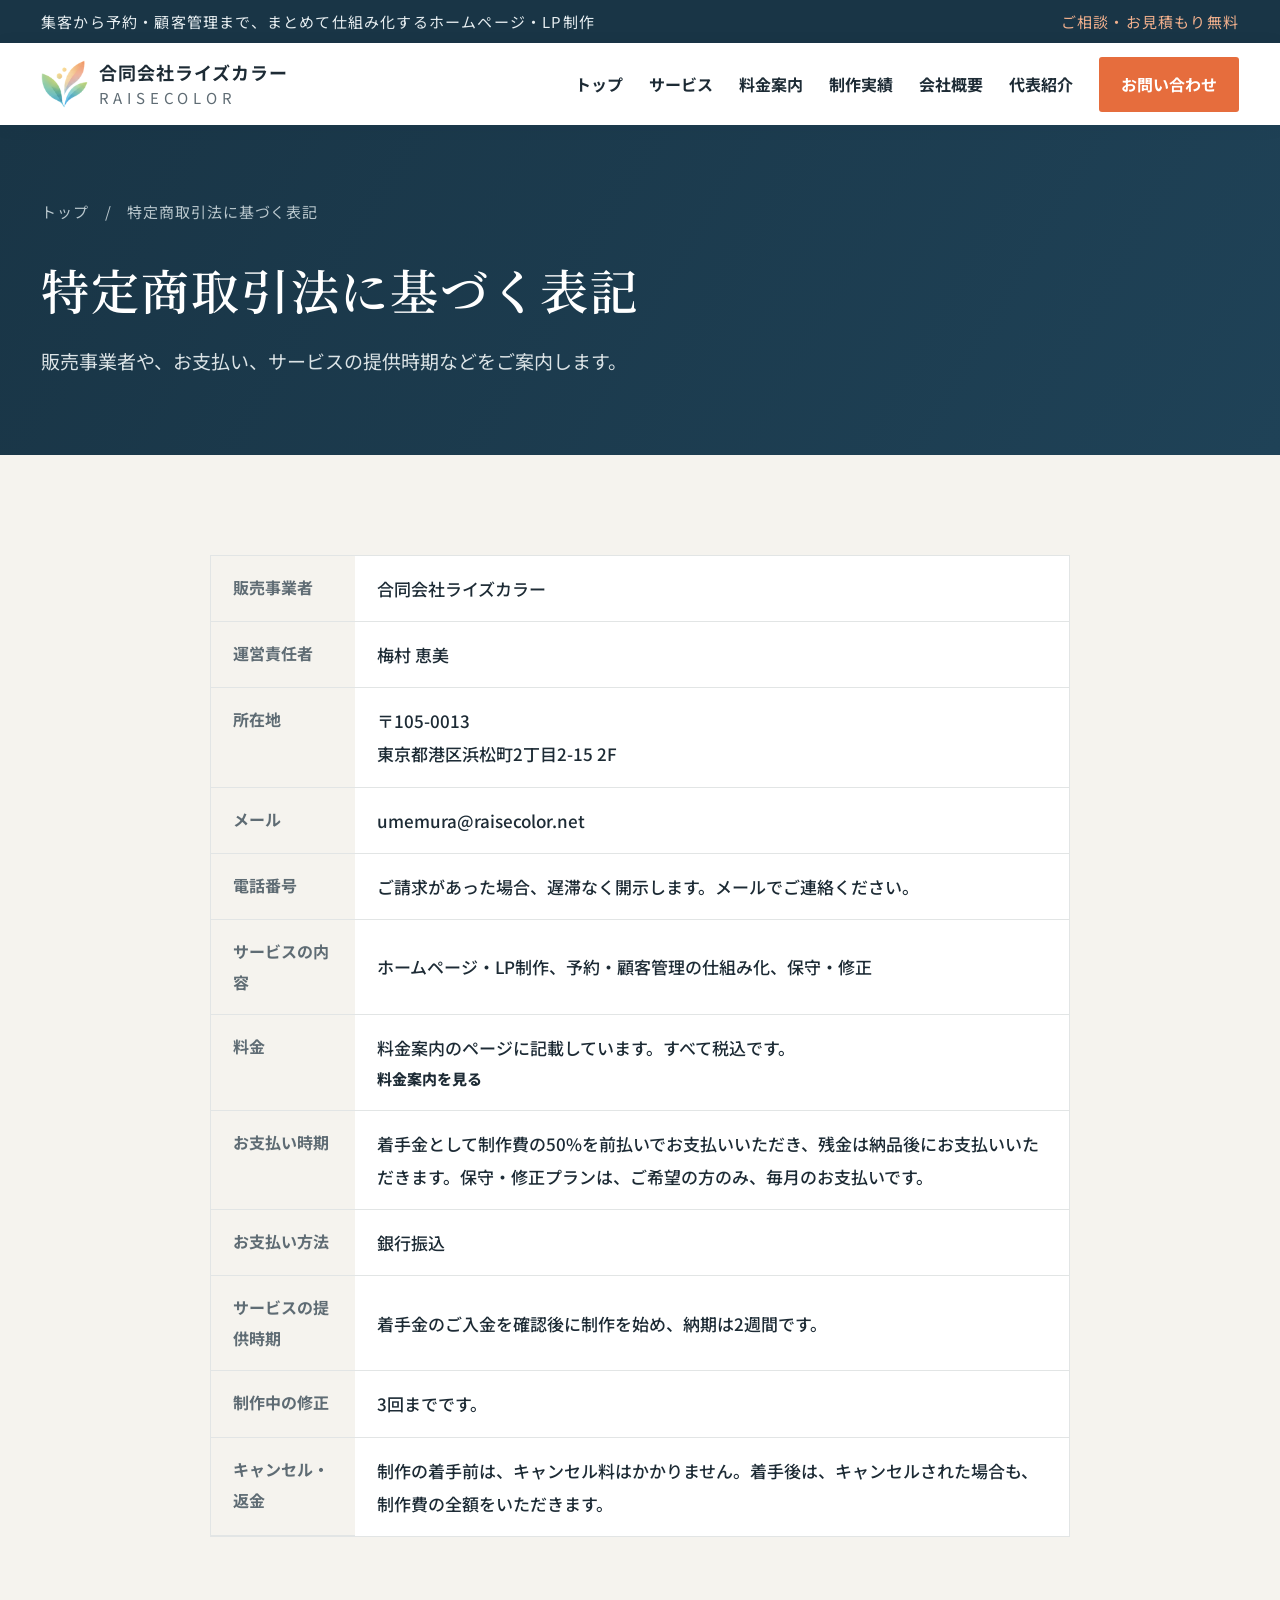
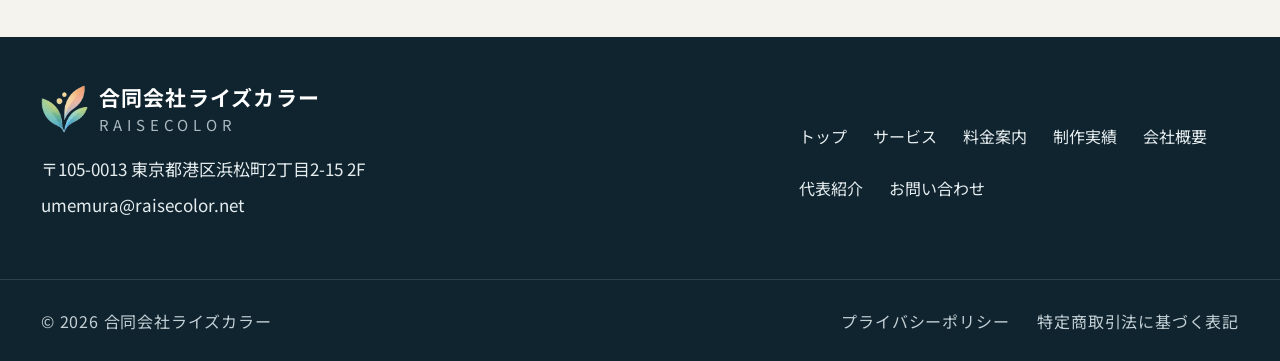
<file: tokushoho.html>
<!doctype html>
<html lang="ja">
<head>
  <meta charset="utf-8">
  <meta name="viewport" content="width=device-width, initial-scale=1">
  <meta name="description" content="合同会社ライズカラーの特定商取引法に基づく表記です。販売事業者、料金、お支払い、サービスの提供時期などをご案内します。">
  <title>特定商取引法に基づく表記｜合同会社ライズカラー</title>
  <link rel="canonical" href="https://umemura-raisecolor.github.io/raisecolor/tokushoho.html">
  <meta property="og:type" content="website">
  <meta property="og:site_name" content="合同会社ライズカラー">
  <meta property="og:locale" content="ja_JP">
  <meta property="og:title" content="特定商取引法に基づく表記｜合同会社ライズカラー">
  <meta property="og:description" content="合同会社ライズカラーの特定商取引法に基づく表記です。販売事業者、料金、お支払い、サービスの提供時期などをご案内します。">
  <meta property="og:url" content="https://umemura-raisecolor.github.io/raisecolor/tokushoho.html">
  <meta property="og:image" content="https://umemura-raisecolor.github.io/raisecolor/og-image.jpg">
  <meta property="og:image:width" content="1200">
  <meta property="og:image:height" content="630">
  <meta name="twitter:card" content="summary_large_image">
  <meta name="twitter:title" content="特定商取引法に基づく表記｜合同会社ライズカラー">
  <meta name="twitter:description" content="合同会社ライズカラーの特定商取引法に基づく表記です。販売事業者、料金、お支払い、サービスの提供時期などをご案内します。">
  <meta name="twitter:image" content="https://umemura-raisecolor.github.io/raisecolor/og-image.jpg">
  <link rel="icon" href="logo-mark.png">
  <link rel="preconnect" href="https://fonts.googleapis.com">
  <link rel="preconnect" href="https://fonts.gstatic.com" crossorigin>
  <link rel="stylesheet" href="https://fonts.googleapis.com/css2?family=Noto+Sans+JP:wght@400;500;600;700;800&family=Noto+Serif+JP:wght@500;600;700&display=swap">
  <link rel="stylesheet" href="style.css">
  <link rel="stylesheet" href="anim.css">
  <link rel="stylesheet" href="clean.css">
  <script src="script.js" defer></script>
  <script src="anim.js" defer></script>
</head>
<body>
  <div class="topbar">
    <div class="container topbar-inner">
      <span>集客から予約・顧客管理まで、まとめて仕組み化するホームページ・LP制作</span>
      <span class="topbar-note">ご相談・お見積もり無料</span>
    </div>
  </div>
  <header class="site-header">
    <div class="container header-inner">
      <a class="brand" href="index.html" aria-label="合同会社ライズカラー トップ"><img class="brand-logo" src="logo-mark.png" alt="" width="46" height="47"><span class="brand-text"><strong>合同会社ライズカラー</strong><small>RAISECOLOR</small></span></a>
      <button class="menu-toggle" aria-expanded="false" aria-controls="site-nav" aria-label="メニューを開く"><span></span><span></span><span></span></button>
      <nav id="site-nav" class="site-nav" aria-label="メインメニュー"><a href="index.html">トップ</a><a href="services.html">サービス</a><a href="pricing.html">料金案内</a><a href="works.html">制作実績</a><a href="about.html">会社概要</a><a href="representative.html">代表紹介</a><a class="nav-cta" href="contact.html">お問い合わせ</a></nav>
    </div>
  </header>
  <main>

    <section class="page-hero">
      <div class="container">
        <div class="breadcrumb"><a href="index.html">トップ</a>　/　特定商取引法に基づく表記</div>
        <h1>特定商取引法に基づく表記</h1>
        <p>販売事業者や、お支払い、サービスの提供時期などをご案内します。</p>
      </div>
    </section>
    <section class="section cream">
      <div class="container">
        <div class="table-wrap" style="max-width:860px;margin:0 auto"><table class="company"><tbody>
          <tr><th>販売事業者</th><td>合同会社ライズカラー</td></tr>
          <tr><th>運営責任者</th><td>梅村 恵美</td></tr>
          <tr><th>所在地</th><td>〒105-0013<br>東京都港区浜松町2丁目2-15 2F</td></tr>
          <tr><th>メール</th><td>umemura@raisecolor.net</td></tr>
          <tr><th>電話番号</th><td>ご請求があった場合、遅滞なく開示します。メールでご連絡ください。</td></tr>
          <tr><th>サービスの内容</th><td>ホームページ・LP制作、予約・顧客管理の仕組み化、保守・修正</td></tr>
          <tr><th>料金</th><td>料金案内のページに記載しています。すべて税込です。<br><a class="text-link" href="pricing.html">料金案内を見る</a></td></tr>
          <tr><th>お支払い時期</th><td>着手金として制作費の50%を前払いでお支払いいただき、残金は納品後にお支払いいただきます。保守・修正プランは、ご希望の方のみ、毎月のお支払いです。</td></tr>
          <tr><th>お支払い方法</th><td>銀行振込</td></tr>
          <tr><th>サービスの提供時期</th><td>着手金のご入金を確認後に制作を始め、納期は2週間です。</td></tr>
          <tr><th>制作中の修正</th><td>3回までです。</td></tr>
          <tr><th>キャンセル・返金</th><td>制作の着手前は、キャンセル料はかかりません。着手後は、キャンセルされた場合も、制作費の全額をいただきます。</td></tr>
        </tbody></table></div>
      </div>
    </section>

  </main>
  <footer class="site-footer">
    <div class="container footer-main">
      <div>
        <a class="brand brand-footer" href="index.html"><img class="brand-logo" src="logo-mark.png" alt="" width="46" height="47"><span class="brand-text"><strong>合同会社ライズカラー</strong><small>RAISECOLOR</small></span></a>
        <p style="margin-top:16px;font-size:12px;color:#bdcbd0;line-height:2">〒105-0013 東京都港区浜松町2丁目2-15 2F<br>umemura@raisecolor.net</p>
      </div>
      <div class="footer-links"><a href="index.html">トップ</a><a href="services.html">サービス</a><a href="pricing.html">料金案内</a><a href="works.html">制作実績</a><a href="about.html">会社概要</a><a href="representative.html">代表紹介</a><a href="contact.html">お問い合わせ</a></div>
    </div>
    <div class="footer-bottom"><div class="container footer-bottom-inner"><span>© <span id="year">2026</span> 合同会社ライズカラー</span><span class="footer-legal"><a href="privacy.html">プライバシーポリシー</a><a href="tokushoho.html">特定商取引法に基づく表記</a></span></div></div>
  </footer>
  <a class="floating-contact" href="contact.html"><span>✉</span>無料相談</a>
<!-- Cloudflare Web Analytics --><script defer src='https://static.cloudflareinsights.com/beacon.min.js' data-cf-beacon='{"token": "66a2b055c38a48da9c19547b0177c091"}'></script><!-- End Cloudflare Web Analytics -->
</body>
</html>
</file>
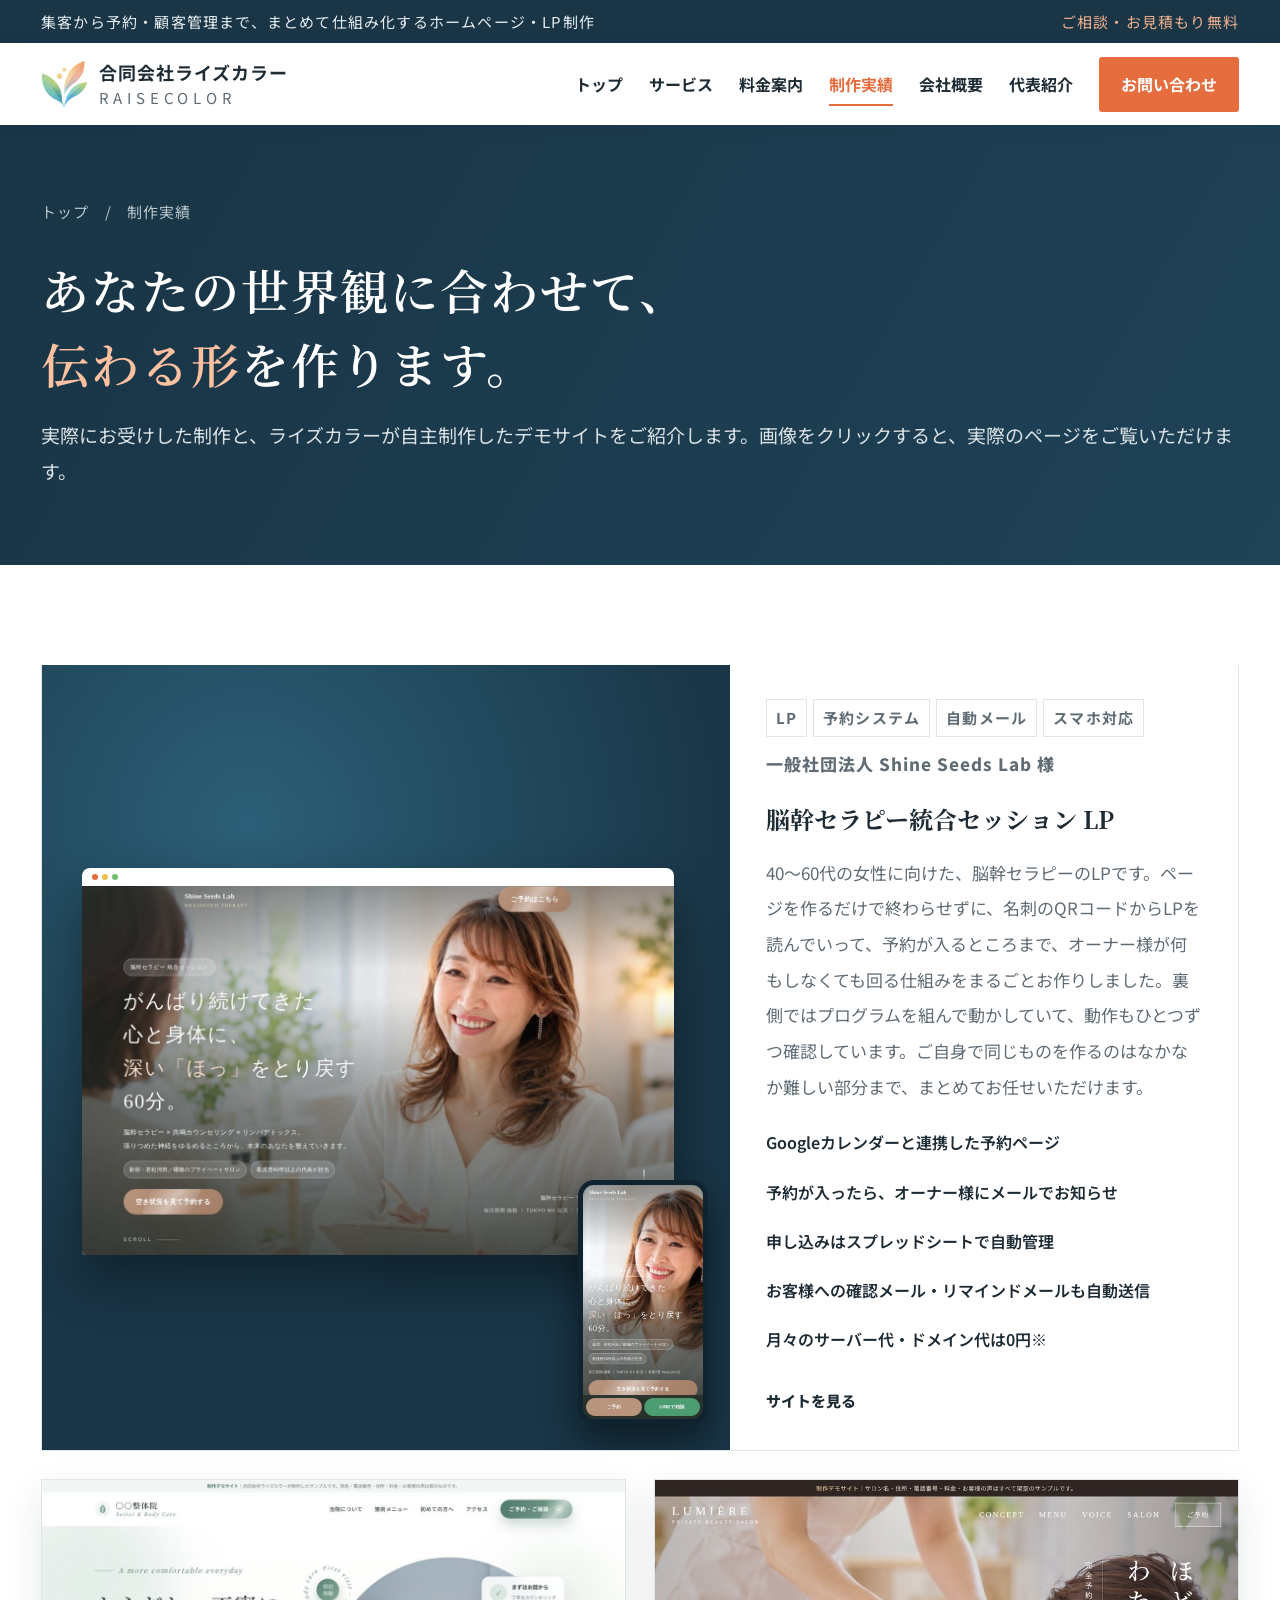
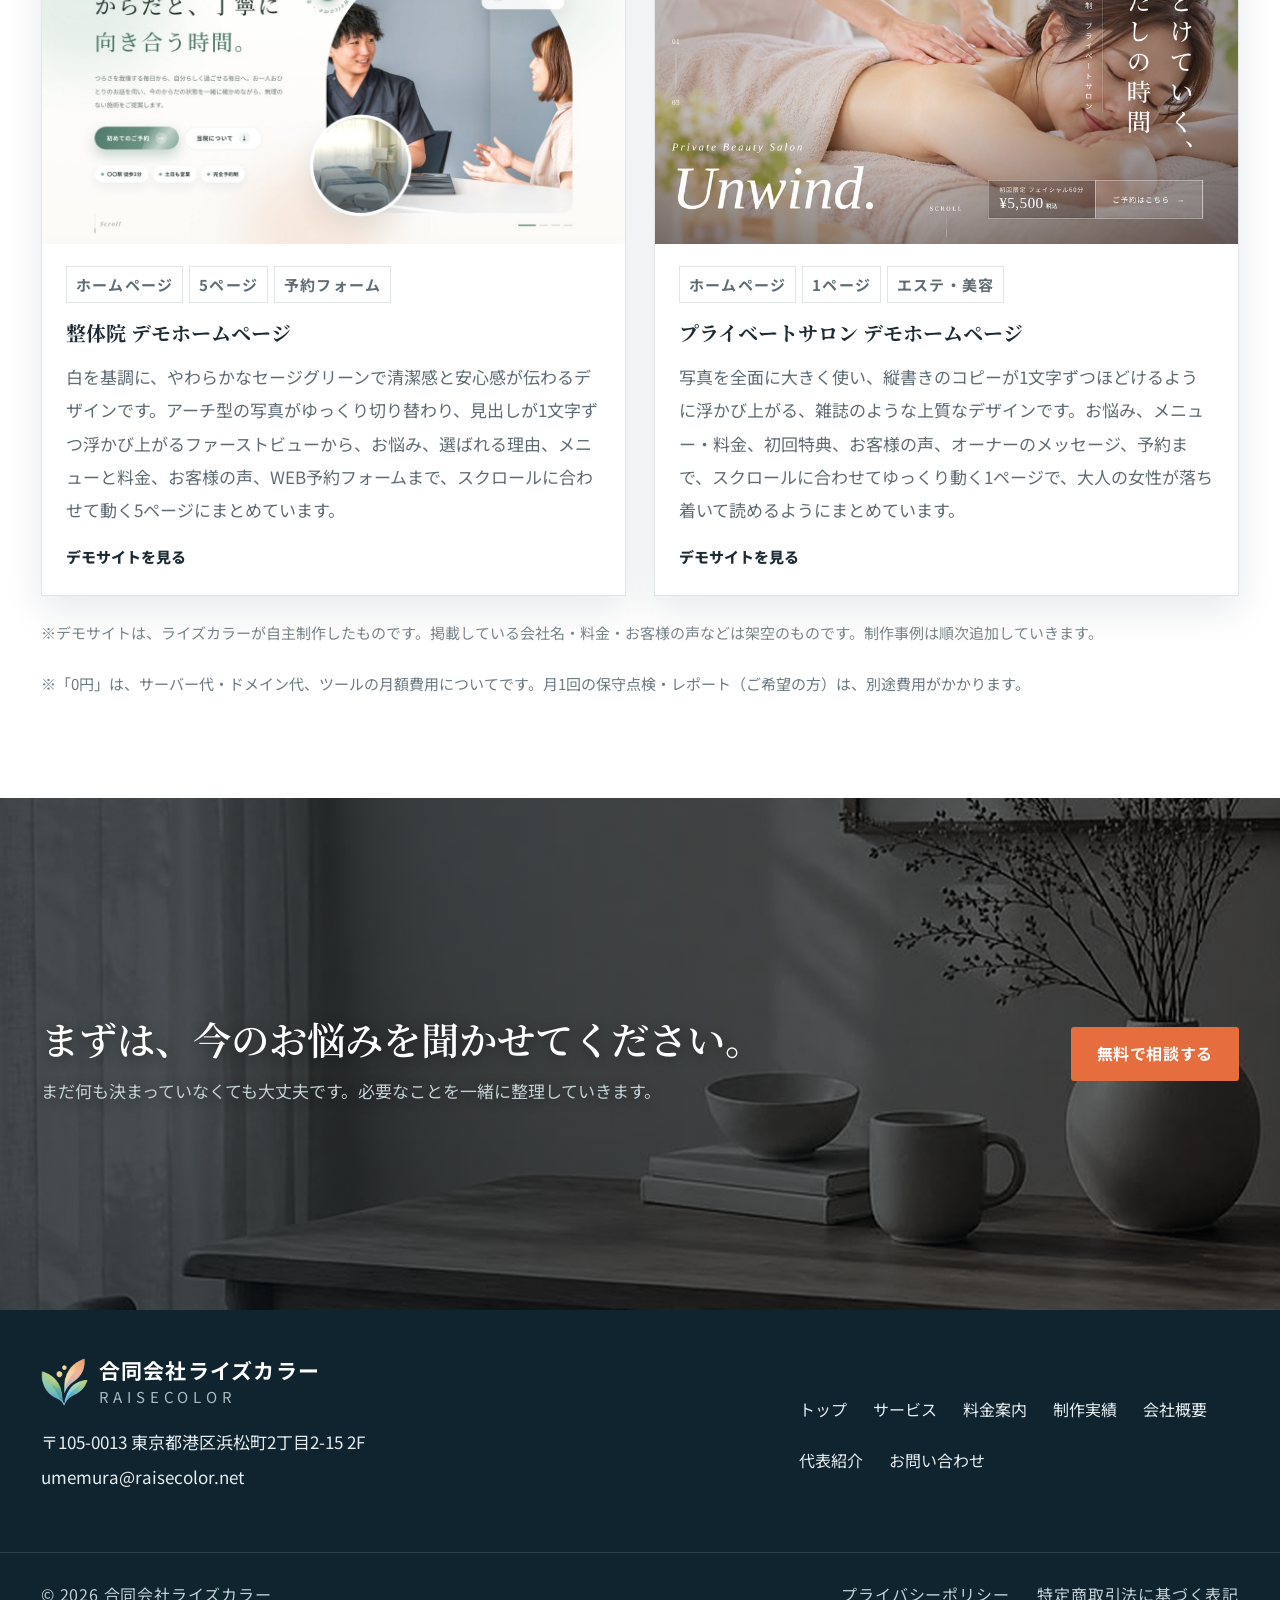
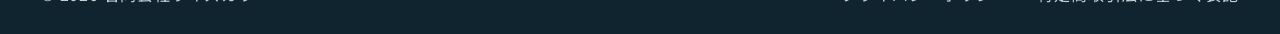
<file: works.html>
<!doctype html>
<html lang="ja">
<head>
  <meta charset="utf-8">
  <meta name="viewport" content="width=device-width, initial-scale=1">
  <meta name="description" content="ライズカラーが制作したホームページ・LPのデモサイトと制作事例です。">
  <title>制作実績｜合同会社ライズカラー</title>
  <link rel="canonical" href="https://umemura-raisecolor.github.io/raisecolor/works.html">
  <meta property="og:type" content="website">
  <meta property="og:site_name" content="合同会社ライズカラー">
  <meta property="og:locale" content="ja_JP">
  <meta property="og:title" content="制作実績｜合同会社ライズカラー">
  <meta property="og:description" content="ライズカラーが制作したホームページ・LPのデモサイトと制作事例です。">
  <meta property="og:url" content="https://umemura-raisecolor.github.io/raisecolor/works.html">
  <meta property="og:image" content="https://umemura-raisecolor.github.io/raisecolor/og-image.jpg">
  <meta property="og:image:width" content="1200">
  <meta property="og:image:height" content="630">
  <meta name="twitter:card" content="summary_large_image">
  <meta name="twitter:title" content="制作実績｜合同会社ライズカラー">
  <meta name="twitter:description" content="ライズカラーが制作したホームページ・LPのデモサイトと制作事例です。">
  <meta name="twitter:image" content="https://umemura-raisecolor.github.io/raisecolor/og-image.jpg">
  <link rel="icon" href="logo-mark.png">
  <link rel="preconnect" href="https://fonts.googleapis.com">
  <link rel="preconnect" href="https://fonts.gstatic.com" crossorigin>
  <link rel="stylesheet" href="https://fonts.googleapis.com/css2?family=Noto+Sans+JP:wght@400;500;600;700;800&family=Noto+Serif+JP:wght@500;600;700&display=swap">
  <link rel="stylesheet" href="style.css">
  <link rel="stylesheet" href="anim.css">
  <link rel="stylesheet" href="clean.css">
  <script src="script.js" defer></script>
  <script src="anim.js" defer></script>
</head>
<body>
  <div class="topbar">
    <div class="container topbar-inner">
      <span>集客から予約・顧客管理まで、まとめて仕組み化するホームページ・LP制作</span>
      <span class="topbar-note">ご相談・お見積もり無料</span>
    </div>
  </div>
  <header class="site-header">
    <div class="container header-inner">
      <a class="brand" href="index.html" aria-label="合同会社ライズカラー トップ"><img class="brand-logo" src="logo-mark.png" alt="" width="46" height="47"><span class="brand-text"><strong>合同会社ライズカラー</strong><small>RAISECOLOR</small></span></a>
      <button class="menu-toggle" aria-expanded="false" aria-controls="site-nav" aria-label="メニューを開く"><span></span><span></span><span></span></button>
      <nav id="site-nav" class="site-nav" aria-label="メインメニュー"><a href="index.html">トップ</a><a href="services.html">サービス</a><a href="pricing.html">料金案内</a><a href="works.html" aria-current="page">制作実績</a><a href="about.html">会社概要</a><a href="representative.html">代表紹介</a><a class="nav-cta" href="contact.html">お問い合わせ</a></nav>
    </div>
  </header>
  <main>

    <section class="page-hero">
      <div class="container">
        <div class="breadcrumb"><a href="index.html">トップ</a>　/　制作実績</div>
        <h1>あなたの世界観に合わせて、<br><em>伝わる形</em>を作ります。</h1>
        <p>実際にお受けした制作と、ライズカラーが自主制作したデモサイトをご紹介します。画像をクリックすると、実際のページをご覧いただけます。</p>
      </div>
    </section>
    <section class="section">
      <div class="container">
        <article class="work-feature"><a class="work-mock" href="https://shine-seeds-lab.pages.dev/" target="_blank" rel="noopener"><span class="mock-pc"><i></i><img src="work-nori.jpg" alt="Shine Seeds Lab 脳幹セラピーLPのパソコン表示" loading="lazy"></span><span class="mock-sp"><img src="work-nori-sp.jpg" alt="Shine Seeds Lab 脳幹セラピーLPのスマホ表示" loading="lazy"></span></a><div class="work-info"><div class="tags"><span>LP</span><span>予約システム</span><span>自動メール</span><span>スマホ対応</span></div><p class="work-client">一般社団法人 Shine Seeds Lab 様</p><h3>脳幹セラピー統合セッション LP</h3><p>40〜60代の女性に向けた、脳幹セラピーのLPです。ページを作るだけで終わらせずに、名刺のQRコードからLPを読んでいって、予約が入るところまで、オーナー様が何もしなくても回る仕組みをまるごとお作りしました。裏側ではプログラムを組んで動かしていて、動作もひとつずつ確認しています。ご自身で同じものを作るのはなかなか難しい部分まで、まとめてお任せいただけます。</p><ul class="work-points"><li>Googleカレンダーと連携した予約ページ</li><li>予約が入ったら、オーナー様にメールでお知らせ</li><li>申し込みはスプレッドシートで自動管理</li><li>お客様への確認メール・リマインドメールも自動送信</li><li>月々のサーバー代・ドメイン代は0円※</li></ul><a class="text-link" href="https://shine-seeds-lab.pages.dev/" target="_blank" rel="noopener">サイトを見る</a></div></article>
        <div class="works-grid"><article class="work-card"><a class="work-image" href="https://umemura-raisecolor.github.io/seitai-demo/" target="_blank" rel="noopener"><img src="work-seitai.jpg?v=2" alt="整体院 デモホームページのトップ画面" loading="lazy"></a><div class="work-info"><div class="tags"><span>ホームページ</span><span>5ページ</span><span>予約フォーム</span></div><h3>整体院 デモホームページ</h3><p>白を基調に、やわらかなセージグリーンで清潔感と安心感が伝わるデザインです。アーチ型の写真がゆっくり切り替わり、見出しが1文字ずつ浮かび上がるファーストビューから、お悩み、選ばれる理由、メニューと料金、お客様の声、WEB予約フォームまで、スクロールに合わせて動く5ページにまとめています。</p><a class="text-link" href="https://umemura-raisecolor.github.io/seitai-demo/" target="_blank" rel="noopener">デモサイトを見る</a></div></article><article class="work-card"><a class="work-image" href="https://umemura-raisecolor.github.io/salon-demo/unwind/" target="_blank" rel="noopener"><img src="work-salon.jpg?v=3" alt="プライベートサロン デモホームページのトップ画面" loading="lazy"></a><div class="work-info"><div class="tags"><span>ホームページ</span><span>1ページ</span><span>エステ・美容</span></div><h3>プライベートサロン デモホームページ</h3><p>写真を全面に大きく使い、縦書きのコピーが1文字ずつほどけるように浮かび上がる、雑誌のような上質なデザインです。お悩み、メニュー・料金、初回特典、お客様の声、オーナーのメッセージ、予約まで、スクロールに合わせてゆっくり動く1ページで、大人の女性が落ち着いて読めるようにまとめています。</p><a class="text-link" href="https://umemura-raisecolor.github.io/salon-demo/unwind/" target="_blank" rel="noopener">デモサイトを見る</a></div></article></div>
        <p class="demo-note">※デモサイトは、ライズカラーが自主制作したものです。掲載している会社名・料金・お客様の声などは架空のものです。制作事例は順次追加していきます。</p>
        <p class="zero-note">※「0円」は、サーバー代・ドメイン代、ツールの月額費用についてです。月1回の保守点検・レポート（ご希望の方）は、別途費用がかかります。</p>
      </div>
    </section>

    <section class="cta-band">
      <div class="container cta-inner">
        <div><h2>まずは、今のお悩みを聞かせてください。</h2><p>まだ何も決まっていなくても大丈夫です。必要なことを一緒に整理していきます。</p></div>
        <a class="button button-primary" href="contact.html">無料で相談する</a>
      </div>
    </section>
  </main>
  <footer class="site-footer">
    <div class="container footer-main">
      <div>
        <a class="brand brand-footer" href="index.html"><img class="brand-logo" src="logo-mark.png" alt="" width="46" height="47"><span class="brand-text"><strong>合同会社ライズカラー</strong><small>RAISECOLOR</small></span></a>
        <p style="margin-top:16px;font-size:12px;color:#bdcbd0;line-height:2">〒105-0013 東京都港区浜松町2丁目2-15 2F<br>umemura@raisecolor.net</p>
      </div>
      <div class="footer-links"><a href="index.html">トップ</a><a href="services.html">サービス</a><a href="pricing.html">料金案内</a><a href="works.html">制作実績</a><a href="about.html">会社概要</a><a href="representative.html">代表紹介</a><a href="contact.html">お問い合わせ</a></div>
    </div>
    <div class="footer-bottom"><div class="container footer-bottom-inner"><span>© <span id="year">2026</span> 合同会社ライズカラー</span><span class="footer-legal"><a href="privacy.html">プライバシーポリシー</a><a href="tokushoho.html">特定商取引法に基づく表記</a></span></div></div>
  </footer>
  <a class="floating-contact" href="contact.html"><span>✉</span>無料相談</a>
<!-- Cloudflare Web Analytics --><script defer src='https://static.cloudflareinsights.com/beacon.min.js' data-cf-beacon='{"token": "66a2b055c38a48da9c19547b0177c091"}'></script><!-- End Cloudflare Web Analytics -->
</body>
</html>
</file>
<file: style.css>
:root{--ink:#1d2b35;--navy:#193546;--navy2:#142c39;--blue:#275b73;--orange:#e66d3d;--peach:#ffc19f;--peach2:#ffb18c;--cream:#f5f3ee;--muted:#5f6c74;--line:#e2e5e5;--white:#fff;--serif:"Noto Serif JP",serif;--sans:"Noto Sans JP",sans-serif}
*{box-sizing:border-box}
html{scroll-behavior:smooth;scroll-padding-top:84px}
body{margin:0;background:#fff;color:var(--ink);font-family:var(--sans);line-height:1.85;font-size:15px;-webkit-font-smoothing:antialiased}
img{display:block;width:100%;object-fit:cover}
a{color:inherit;text-decoration:none}
h1,h2,h3,p{margin-top:0}
.container{width:min(1160px,calc(100% - 48px));margin-inline:auto}

/* top / header */
.topbar{background:var(--navy);color:#e7eef1;font-size:11px;letter-spacing:.08em}
.topbar-inner{display:flex;justify-content:space-between;gap:12px;padding:7px 0}
.topbar-note{color:#f1b08d}
.site-header{height:82px;background:#fff;position:sticky;top:0;z-index:20;box-shadow:0 2px 16px #102b3910}
.header-inner{height:100%;display:flex;align-items:center;justify-content:space-between}
.brand{display:flex;align-items:center;gap:11px}
.brand-mark{display:grid;place-items:center;width:45px;height:45px;background:var(--orange);color:#fff;font-family:var(--serif);font-weight:700;font-size:17px;letter-spacing:-.04em;border-radius:3px}
.brand-logo{width:auto;height:48px;object-fit:contain;flex-shrink:0}
.brand-text{display:flex;flex-direction:column;line-height:1.35}
.brand-text strong{font-size:18px;letter-spacing:.06em}
.brand-text small{font-size:10px;color:var(--muted);letter-spacing:.32em;margin-top:3px}
.site-nav{display:flex;align-items:center;gap:26px;font-size:13px;font-weight:700}
.site-nav>a:not(.nav-cta){transition:color .2s;position:relative}
.site-nav>a[aria-current="page"]:not(.nav-cta){color:var(--orange)}
.site-nav>a:not(.nav-cta):hover,.text-link:hover{color:var(--orange)}
.nav-cta{padding:12px 22px;background:var(--orange);color:#fff;border-radius:3px}
.menu-toggle{display:none}

/* buttons */
.button{display:inline-flex;align-items:center;justify-content:center;gap:22px;min-height:54px;padding:0 26px;font-size:13px;font-weight:700;letter-spacing:.04em;border:0;border-radius:3px;cursor:pointer;transition:transform .2s,background .2s;font-family:inherit}
.button:hover{transform:translateY(-2px)}
.button span{font-size:18px}
.button-primary{background:var(--orange);color:#fff}
.button-primary:hover{background:#ce572b}
.button-ghost{border:1px solid #ffffff80;color:#fff}
.button-dark{background:var(--navy);color:#fff}
.button-line{border:1px solid var(--navy);color:var(--navy)}
.button[aria-disabled="true"]{background:#c9cfd2;color:#fff;cursor:default;transform:none}

/* hero (top page) */
.hero{position:relative;background:var(--navy);color:#fff;overflow:hidden}
.hero-grid{display:grid;grid-template-columns:1.15fr .85fr;min-height:640px}
.hero-grid>*{min-width:0}
.hero-content{padding:72px 48px 64px var(--gutter);align-self:center;position:relative;z-index:1}
.hero-photo{position:relative}
.hero-photo img{position:absolute;inset:0;height:100%;object-position:center 18%}
.hero-photo::before{content:"";position:absolute;inset:0;z-index:1;background:linear-gradient(90deg,var(--navy) 0%,rgba(25,53,70,.35) 22%,rgba(25,53,70,0) 45%)}
.hero-photo figcaption{position:absolute;z-index:2;right:24px;bottom:24px;background:#fff;color:var(--ink);padding:12px 18px;line-height:1.5;border-left:3px solid var(--orange)}
.hero-photo figcaption small{display:block;font-size:10px;letter-spacing:.14em;color:var(--orange);font-weight:800}
.hero-photo figcaption b{font-family:var(--serif);font-size:17px;letter-spacing:.08em}
.eyebrow{font-size:12px;letter-spacing:.16em;display:flex;align-items:center;gap:10px;margin:0 0 24px;color:#e7eef1}
.eyebrow span{display:inline-block;width:27px;height:2px;background:var(--orange)}
.hero h1{font-family:var(--serif);font-size:clamp(32px,4vw,54px);font-weight:600;letter-spacing:.04em;line-height:1.55;margin:0 0 20px}
.hero h1 em{font-style:normal;color:var(--peach)}
.hero-lead{font-size:14px;line-height:2.1;color:#e4e9eb;margin-bottom:30px;max-width:540px}
.hero-actions{display:flex;gap:12px;flex-wrap:wrap}
.hero-points{display:flex;flex-wrap:wrap;gap:12px 28px;margin-top:52px;padding-top:19px;border-top:1px solid #ffffff55;max-width:600px}
.hero-points div{display:flex;align-items:center;gap:9px;font-size:12px;color:#f0f2f2}
.hero-points b{font-size:11px;color:var(--peach2);letter-spacing:.08em}

/* page hero (sub pages) */
.page-hero{background:var(--navy) linear-gradient(120deg,var(--navy) 0%,#1f4257 100%);color:#fff;padding:72px 0 76px;position:relative;overflow:hidden}
.page-hero::after{content:attr(data-en);position:absolute;right:-10px;bottom:-34px;font-family:var(--serif);font-size:clamp(70px,13vw,170px);font-weight:700;color:#ffffff0d;letter-spacing:.02em;line-height:1;pointer-events:none}
.breadcrumb{font-size:11px;color:#b9c7cd;margin-bottom:26px;letter-spacing:.06em}
.breadcrumb a:hover{color:#fff}
.page-hero h1{font-family:var(--serif);font-size:clamp(30px,4vw,48px);font-weight:600;line-height:1.55;letter-spacing:.04em;margin:10px 0 16px}
.page-hero h1 em{font-style:normal;color:var(--peach)}
.page-hero p{font-size:14px;color:#dbe3e6;max-width:640px;margin:0;line-height:2.1}

/* trust */
.trust-strip{background:var(--cream);border-bottom:1px solid #ebe8e0}
.trust-inner{min-height:108px;display:flex;align-items:center;justify-content:space-between;gap:20px}
.trust-intro{display:flex;flex-direction:column;line-height:1.6}
.mini-label,.section-kicker{font-size:11px;letter-spacing:.2em;font-weight:800;color:var(--orange)}
.trust-intro strong{font-family:var(--serif);font-size:19px}
.trust-item{display:flex;align-items:center;gap:10px;font-size:13px;font-weight:600}
.trust-icon{display:grid;place-items:center;width:26px;height:26px;border:1px solid #d9a88f;color:var(--orange);border-radius:50%;font-size:12px;flex-shrink:0}

/* sections */
.section{padding:100px 0}
.section.cream{background:var(--cream)}
.section-heading{text-align:center;margin-bottom:48px}
.section-heading h2,.feature-copy h2,.contact-copy h2,.h2{font-family:var(--serif);font-size:clamp(28px,3.3vw,40px);line-height:1.55;letter-spacing:.03em;margin:10px 0 16px;font-weight:600}
.section-heading>p{font-size:14px;color:var(--muted);line-height:2;margin:0}
.heading-row{display:flex;align-items:end;justify-content:space-between;text-align:left;gap:24px}
.heading-row h2{margin-bottom:0}
.heading-row>p{margin-bottom:7px!important}

/* service cards */
.service-grid{display:grid;grid-template-columns:repeat(3,1fr);gap:24px}
.service-card{border:1px solid var(--line);background:#fff;transition:transform .25s,box-shadow .25s;display:flex;flex-direction:column}
.service-card:hover{transform:translateY(-5px);box-shadow:0 16px 36px #1d2b3512}
.service-card .thumb{height:220px;overflow:hidden;background:var(--navy)}
.service-card .thumb img{height:100%;object-position:top}
.service-card-body{padding:24px 24px 26px;display:flex;flex-direction:column;flex:1}
.card-number{font-size:10px;color:var(--orange);font-weight:800;letter-spacing:.16em}
.service-card h3{font-family:var(--serif);font-size:22px;margin:7px 0 11px}
.service-card p{font-size:13px;line-height:2;color:var(--muted);margin-bottom:18px;flex:1}
.text-link{font-size:12px;font-weight:800;display:flex;justify-content:space-between;align-items:center;border-top:1px solid var(--line);padding-top:14px}
.text-link span{font-size:17px;color:var(--orange)}

/* feature */
.feature-section{display:grid;grid-template-columns:1fr 1fr;background:var(--cream)}
.feature-section>*{min-width:0}
.feature-visual{background:var(--navy);position:relative;min-height:600px;display:grid;place-items:center;padding:60px 40px;overflow:hidden}
.feature-visual::before{content:"";position:absolute;inset:0;background:radial-gradient(circle at 30% 20%,#275b73 0,transparent 55%)}
.stack{position:relative;width:min(460px,100%);aspect-ratio:4/3.4}
.stack .shot{position:absolute;width:78%;box-shadow:0 24px 50px #0006;border:6px solid #fff;background:#fff}
.stack .shot img{aspect-ratio:16/10}
.stack .s1{left:0;top:0}
.stack .s2{right:0;bottom:0}
.stack .tag{position:absolute;left:50%;top:50%;transform:translate(-50%,-50%);background:var(--orange);color:#fff;font-size:11px;font-weight:800;letter-spacing:.14em;padding:8px 14px;z-index:2;white-space:nowrap}
.feature-copy{padding:80px clamp(36px,7vw,110px);align-self:center}
.feature-copy>p{font-size:14px;color:var(--muted);line-height:2.2;max-width:500px}
.check-list{list-style:none;padding:0;margin:26px 0 32px;border-top:1px solid #dcded9}
.check-list li{padding:14px 0;border-bottom:1px solid #dcded9;font-size:14px;font-weight:600;display:flex;gap:15px;align-items:center}
.check-list li span{color:var(--orange);font-size:11px;font-weight:800}

/* numbers */
.numbers{display:grid;grid-template-columns:repeat(3,1fr);border:1px solid var(--line);background:#fff}
.numbers>div{padding:30px 24px;text-align:center;border-right:1px solid var(--line)}
.numbers>div:last-child{border-right:0}
.numbers b{display:block;font-family:var(--serif);font-size:44px;color:var(--navy);line-height:1.2}
.numbers b small{font-size:16px;margin-left:2px}
.numbers span{font-size:13px;color:var(--muted)}

/* works */
.works-grid{display:grid;grid-template-columns:repeat(2,1fr);gap:28px}
.work-card{border:1px solid var(--line);background:#fff;display:flex;flex-direction:column}
.work-image{position:relative;overflow:hidden;background:var(--navy)}
.work-image img{aspect-ratio:16/10;object-position:top;transition:transform .4s}
.work-card:hover .work-image img{transform:scale(1.04)}
.work-image>span{position:absolute;left:13px;top:13px;padding:5px 11px;background:#fff;font-size:10px;font-weight:800;letter-spacing:.1em;color:var(--orange)}
.work-info{padding:22px 24px 24px;display:flex;flex-direction:column;flex:1}
.work-info h3{font-family:var(--serif);font-size:20px;margin-bottom:8px}
.work-info p{font-size:13px;color:var(--muted);margin:0 0 16px;flex:1}
.tags{display:flex;flex-wrap:wrap;gap:6px;margin-bottom:10px}
.tags span{font-size:10px;font-weight:700;letter-spacing:.08em;border:1px solid var(--line);padding:3px 9px;color:var(--muted)}
.demo-note{font-size:12px;color:#7a858a;margin-top:22px}

/* process */
.process-section{background:var(--navy);color:#fff;padding:90px 0 100px}
.light-heading .section-kicker{color:var(--peach2)}
.light-heading h2{margin-top:10px}
.light-heading>p{color:#c3d0d5!important}
.process-grid{display:grid;grid-template-columns:repeat(5,1fr);gap:24px;margin-top:55px}
.process-step{position:relative;border-top:1px solid #ffffff50;padding-top:19px}
.process-step:not(:last-child):after{content:"";position:absolute;right:-17px;top:-4px;width:7px;height:7px;border-top:1px solid #ffffff80;border-right:1px solid #ffffff80;transform:rotate(45deg)}
.step-no{font-size:11px;letter-spacing:.15em;color:var(--peach2);font-weight:800}
.process-step h3{font-family:var(--serif);font-size:18px;margin:14px 0 8px}
.process-step p{font-size:13px;line-height:1.9;color:#c3d0d5;margin:0}

/* service detail */
.svc-detail{display:grid;grid-template-columns:repeat(2,1fr);gap:24px}
.svc-box{border:1px solid var(--line);background:#fff;padding:34px 32px}
.svc-box .num{font-family:var(--serif);font-size:40px;color:var(--orange);line-height:1}
.svc-box h3{font-family:var(--serif);font-size:23px;margin:14px 0 10px}
.svc-box>p{font-size:14px;color:var(--muted);line-height:2}
.svc-box ul{list-style:none;padding:0;margin:18px 0 0;border-top:1px solid var(--line)}
.svc-box li{font-size:13px;font-weight:600;padding:11px 0 11px 22px;border-bottom:1px solid var(--line);position:relative}
.svc-box li::before{content:"";position:absolute;left:4px;top:19px;width:8px;height:8px;background:var(--orange)}

/* pricing */
.price-grid{display:grid;grid-template-columns:1fr 1fr;gap:28px}
.price-box{background:#fff;border:1px solid var(--line);padding:40px 38px;position:relative}
.price-box.featured{border-top:4px solid var(--orange)}
.price-box .card-number{display:block}
.price-box h3{font-family:var(--serif);font-size:23px;margin:8px 0 6px}
.price{font-family:var(--serif);font-size:52px;color:var(--navy);font-weight:600;line-height:1.3;margin:6px 0 4px}
.price small{font-family:var(--sans);font-size:14px;color:var(--muted);font-weight:600;margin-left:6px}
.price-box .sub{font-size:13px;color:var(--muted);margin-bottom:18px}
.price-box ul{list-style:none;padding:0;margin:0;border-top:1px solid var(--line)}
.price-box li{font-size:14px;padding:12px 0 12px 26px;border-bottom:1px solid var(--line);position:relative}
.price-box li::before{content:"✓";position:absolute;left:2px;top:12px;color:var(--orange);font-weight:800}
.table-wrap{overflow-x:auto;border:1px solid var(--line);background:#fff}
table{width:100%;border-collapse:collapse;font-size:14px}
th,td{padding:16px 22px;text-align:left;border-bottom:1px solid var(--line)}
thead th{background:var(--navy);color:#fff;font-size:12px;letter-spacing:.1em;font-weight:700}
tbody tr:last-child td{border-bottom:0}
td:last-child{font-weight:700;color:var(--navy);white-space:nowrap}
.note-list{font-size:12px;color:var(--muted);margin:18px 0 0;padding-left:1.2em;line-height:2}

/* about */
.profile{display:grid;grid-template-columns:.8fr 1.2fr;gap:64px;align-items:start}
.profile>*{min-width:0}
.profile-photo{position:relative}
.profile-photo img{aspect-ratio:4/5;object-position:center 15%}
.profile-photo::after{content:"";position:absolute;left:-14px;bottom:-14px;width:60%;height:60%;border:1px solid var(--orange);z-index:-1}
.profile-photo{z-index:0}
.profile h2 .en{display:block;font-family:var(--sans);font-size:12px;letter-spacing:.24em;color:var(--muted);margin-top:4px;font-weight:600}
.profile p{font-size:14px;line-height:2.2;color:#3c4a53}
.timeline{list-style:none;margin:30px 0 0;padding:0;border-left:1px solid #d9d8d1}
.timeline li{position:relative;padding:0 0 18px 26px;font-size:14px}
.timeline li::before{content:"";position:absolute;left:-5px;top:9px;width:9px;height:9px;background:var(--orange);border-radius:50%}
.timeline time{display:block;font-size:12px;font-weight:800;color:var(--orange);letter-spacing:.1em;line-height:1.4}
.company th{width:9em;background:var(--cream);font-size:13px;color:var(--muted);font-weight:700;vertical-align:top}
.company td{font-weight:500;color:var(--ink);white-space:normal}

/* contact */
.contact-section{padding:100px 0;background:var(--cream)}
.contact-layout{display:grid;grid-template-columns:.95fr 1.05fr;gap:70px;align-items:start}
.contact-layout>*{min-width:0}
.contact-copy>p{font-size:14px;color:var(--muted);line-height:2.1}
.contact-badges{display:flex;flex-wrap:wrap;gap:7px;margin:22px 0 28px}
.contact-badges span{border:1px solid #d9d8d1;padding:5px 11px;font-size:12px;font-weight:700;background:#fff}
.contact-label{margin:0;font-size:12px;color:var(--muted);font-weight:700}
.contact-mail{display:block;font-size:clamp(20px,2.4vw,27px);font-weight:800;letter-spacing:.02em;color:var(--navy);line-height:1.5;word-break:break-all}
.contact-card{background:#fff;padding:38px 40px;box-shadow:0 12px 35px #1d2b350b}
.contact-card h3{font-family:var(--serif);font-size:23px;margin-bottom:6px}
.contact-card .intro{font-size:13px;color:var(--muted)}
.contact-card ol{margin:18px 0 26px;padding:0;list-style:none;counter-reset:q;border-top:1px solid var(--line)}
.contact-card li{padding:12px 0 12px 38px;border-bottom:1px solid var(--line);font-size:14px;font-weight:600;position:relative}
.contact-card li::before{counter-increment:q;content:counter(q,decimal-leading-zero);position:absolute;left:0;top:13px;font-size:11px;color:var(--orange);font-weight:800;letter-spacing:.1em}
.contact-card .button{width:100%}
.contact-card small{display:block;font-size:12px;color:var(--muted);margin-top:12px;line-height:1.8}

/* faq */
.faq{max-width:860px;margin:0 auto}
.faq details{border-bottom:1px solid var(--line)}
.faq details:first-child{border-top:1px solid var(--line)}
.faq summary{cursor:pointer;list-style:none;padding:20px 40px 20px 44px;font-weight:700;font-size:15px;position:relative}
.faq summary::-webkit-details-marker{display:none}
.faq summary::before{content:"Q";position:absolute;left:6px;top:17px;font-family:var(--serif);font-size:22px;color:var(--orange)}
.faq summary::after{content:"+";position:absolute;right:10px;top:16px;font-size:22px;color:var(--muted)}
.faq details[open] summary::after{content:"−"}
.faq details p{padding:0 10px 22px 44px;margin:0;font-size:14px;color:var(--muted);line-height:2}

/* cta band */
.cta-band{background:var(--navy2);color:#fff;padding:70px 0}
.cta-inner{display:flex;align-items:center;justify-content:space-between;gap:32px}
.cta-inner h2{font-family:var(--serif);font-size:clamp(24px,2.8vw,34px);font-weight:600;margin:8px 0 6px;line-height:1.55}
.cta-inner p{margin:0;color:#c3d0d5;font-size:14px}
.cta-inner .section-kicker{color:var(--peach2)}

/* footer */
.site-footer{background:#0f2430;color:#e6edef}
.footer-main{min-height:170px;display:flex;align-items:center;justify-content:space-between;gap:28px;padding:34px 0}
.brand-footer .brand-text strong{color:#fff}
.brand-footer .brand-text small{color:#aabac1}
.footer-main>p{font-size:12px;color:#bdcbd0;line-height:2;margin:0}
.footer-links{display:flex;flex-wrap:wrap;gap:8px 20px;font-size:12px;color:#d5dee2;max-width:360px}
.footer-links a:hover{color:var(--peach2)}
.footer-bottom{border-top:1px solid #ffffff20;padding:15px 0;color:#9eafb6;font-size:11px;letter-spacing:.05em}
.floating-contact{display:none}

@media(max-width:960px){
  .site-nav{gap:15px}.site-nav>a{font-size:12px}.nav-cta{padding:10px 14px}
  .hero-grid{grid-template-columns:1fr 1fr}
  .hero-content{padding:60px 32px 56px 24px}
  .process-grid{grid-template-columns:repeat(3,1fr)}
  .process-step:nth-child(3):after{display:none}
  .trust-inner{flex-wrap:wrap;padding:22px 0}.trust-intro{width:100%}
  .feature-copy{padding:60px 38px}
  .contact-layout,.profile{gap:40px}
}
@media(max-width:780px){
  html{scroll-padding-top:70px}
  body{font-size:14px}
  .container{width:calc(100% - 32px)}
  .topbar{font-size:9px}.topbar-inner{padding:6px 0}
  .site-header{height:70px}
  .brand-logo{height:40px}.brand-text strong{font-size:16px}
  .menu-toggle{display:flex;width:42px;height:42px;border:0;background:transparent;flex-direction:column;justify-content:center;gap:5px;padding:9px;cursor:pointer}
  .menu-toggle span{height:2px;width:23px;background:var(--navy);display:block;transition:.2s}
  .site-nav{display:none;position:absolute;top:70px;left:0;right:0;background:#fff;padding:14px 22px 24px;box-shadow:0 14px 20px #102b3914;align-items:stretch;gap:0;flex-direction:column}
  .site-nav.open{display:flex}
  .site-nav>a{padding:13px 5px;border-bottom:1px solid var(--line);font-size:14px!important}
  .site-nav .nav-cta{text-align:center;margin-top:13px;border:0;padding:14px}
  .menu-toggle[aria-expanded="true"] span:nth-child(1){transform:translateY(7px) rotate(45deg)}
  .menu-toggle[aria-expanded="true"] span:nth-child(2){opacity:0}
  .menu-toggle[aria-expanded="true"] span:nth-child(3){transform:translateY(-7px) rotate(-45deg)}
  .hero-grid{grid-template-columns:1fr;min-height:0}
  .hero-photo{height:380px;order:-1}
  .hero-photo::before{background:linear-gradient(0deg,var(--navy) 0%,rgba(25,53,70,0) 40%)}
  .hero-photo figcaption{right:16px;bottom:16px}
  .hero-content{padding:36px 16px 54px}
  .hero h1{font-size:clamp(27px,7.4vw,36px)}
  .hero-points{flex-direction:column;gap:10px;margin-top:38px}
  .page-hero{padding:52px 0 56px}
  .section{padding:68px 0}
  .section-heading{margin-bottom:34px}
  .section-heading h2,.feature-copy h2,.contact-copy h2,.h2{font-size:26px}
  .heading-row{display:block;text-align:center}.heading-row>p{margin-top:12px}
  .trust-inner{display:grid;grid-template-columns:1fr;gap:12px}
  .service-grid,.works-grid,.svc-detail,.price-grid{grid-template-columns:1fr;gap:18px}
  .service-card .thumb{height:190px}
  .feature-section{grid-template-columns:1fr}
  .feature-visual{min-height:0;padding:44px 24px}
  .feature-copy{padding:52px 18px 58px}
  .numbers{grid-template-columns:1fr}
  .numbers>div{border-right:0;border-bottom:1px solid var(--line)}
  .numbers>div:last-child{border-bottom:0}
  .process-section{padding:68px 0}
  .process-grid{grid-template-columns:1fr;gap:22px;margin-top:36px}
  .process-step:after{display:none}
  .svc-box,.price-box{padding:28px 22px}
  .price{font-size:42px}
  th,td{padding:13px 14px}
  .company th{width:6.5em}
  .profile{grid-template-columns:1fr}
  .profile-photo{max-width:360px}
  .contact-section{padding:64px 0 80px}
  .contact-layout{grid-template-columns:1fr}
  .contact-card{padding:28px 20px}
  .cta-inner{flex-direction:column;align-items:flex-start}
  .footer-main{align-items:flex-start;flex-direction:column;gap:18px}
  .floating-contact{display:flex;position:fixed;z-index:30;right:14px;bottom:14px;background:var(--orange);color:#fff;box-shadow:0 5px 18px #152f3c30;padding:13px 18px;border-radius:30px;align-items:center;gap:7px;font-size:13px;font-weight:700}
  .footer-bottom{padding-bottom:70px}
}
@media(prefers-reduced-motion:reduce){html{scroll-behavior:auto}*,*::before,*::after{transition:none!important}}
.service-card .thumb.phone{display:grid;place-items:end center;padding-top:22px;background:radial-gradient(circle at 70% 20%,#275b73 0,#193546 60%)}
.service-card .thumb.phone img{width:46%;height:auto;aspect-ratio:auto;border:5px solid #0f2430;border-bottom:0;border-radius:16px 16px 0 0;object-position:top}
.stack .s1{width:82%}
.stack .s2.sp{width:30%;right:2%;bottom:-2%;border-radius:14px;border-color:#0f2430}
.stack .s2.sp img{aspect-ratio:390/760}
.works-grid.single{grid-template-columns:1fr}
.service-card .thumb{display:block;position:relative}
.thumb-tag{position:absolute;right:10px;bottom:10px;background:#fff;color:var(--orange);font-size:11px;font-weight:800;padding:5px 10px;letter-spacing:.04em}
.service-card .thumb.phone{display:grid}
.contact-form label{display:block;font-size:13px;font-weight:700;margin-bottom:16px}
.required{display:inline-block;font-size:10px;color:#fff;background:var(--orange);padding:1px 7px;margin-left:6px;border-radius:2px;vertical-align:1px}
.contact-form input,.contact-form select,.contact-form textarea{display:block;width:100%;margin-top:7px;padding:12px 13px;border:1px solid #dfe3e4;border-radius:2px;background:#fcfcfb;font:inherit;font-size:14px;color:var(--ink);outline:none}
.contact-form input:focus,.contact-form select:focus,.contact-form textarea:focus{border-color:var(--blue);box-shadow:0 0 0 3px #275b7318}
.contact-form textarea{resize:vertical}
.contact-form .intro{margin-bottom:22px}
.form-status{font-size:14px;font-weight:700;margin:14px 0 0;line-height:1.8}
.form-status.ok{color:#1f7a4d;background:#e9f6ef;padding:12px 14px}
.form-status.ng{color:#b23c17;background:#fdeee8;padding:12px 14px}
.contact-form button[disabled]{opacity:.6;cursor:wait}
.price-grid{grid-template-columns:repeat(3,1fr)}
@media(max-width:960px){.price-grid{grid-template-columns:1fr}}

/* ===== 写真セクション追加 (2026-10) ===== */
.worry-section{padding:100px 0;background:#fff}
.worry-grid{display:grid;grid-template-columns:.9fr 1.1fr;gap:72px;align-items:center}
.worry-grid>*{min-width:0}
.worry-photo{margin:0;position:relative}
.worry-photo img{aspect-ratio:4/5;object-position:center 30%;box-shadow:0 26px 50px rgba(16,43,57,.16)}
.worry-photo::after{content:"";position:absolute;right:-16px;bottom:-16px;width:62%;height:62%;background:var(--navy);z-index:-1}
.worry-photo{z-index:0}
.worry-photo figcaption{position:absolute;left:-14px;top:28px;background:var(--orange);color:#fff;font-size:12px;font-weight:800;letter-spacing:.08em;padding:9px 16px}
.worry-copy h2{font-family:var(--serif);font-size:clamp(28px,3.3vw,40px);line-height:1.55;letter-spacing:.03em;margin:10px 0 26px;font-weight:600}
.worry-list{list-style:none;padding:0;margin:0 0 28px}
.worry-list li{position:relative;padding:15px 0 15px 40px;border-bottom:1px dashed #d6dadb;font-size:15px;font-weight:600}
.worry-list li::before{content:"";position:absolute;left:4px;top:19px;width:20px;height:20px;border:2px solid var(--navy);border-radius:3px}
.worry-list li::after{content:"";position:absolute;left:10px;top:21px;width:7px;height:13px;border-right:3px solid var(--orange);border-bottom:3px solid var(--orange);transform:rotate(45deg)}
.worry-answer{background:var(--cream);border-left:4px solid var(--orange);padding:20px 24px;font-size:15px;line-height:2.1;margin:0}
.worry-answer strong{color:var(--navy);background:linear-gradient(transparent 62%,rgba(240,166,132,.4) 62%)}

.message-section{background:var(--cream);padding:110px 0;position:relative;overflow:hidden}
.message-section::before{content:"MESSAGE";position:absolute;left:-12px;bottom:-40px;font-family:var(--serif);font-size:clamp(80px,14vw,190px);font-weight:700;color:rgba(25,53,70,.05);line-height:1;pointer-events:none}
.message-grid{display:grid;grid-template-columns:1.1fr .9fr;gap:72px;align-items:center;position:relative}
.message-grid>*{min-width:0}
.message-copy h2{font-family:var(--serif);font-size:clamp(28px,3.3vw,40px);line-height:1.6;letter-spacing:.03em;margin:10px 0 24px;font-weight:600}
.message-copy>p{font-size:15px;line-height:2.2;color:#3c4a53;margin-bottom:16px}
.message-sign{margin:26px 0 30px;line-height:1.5}
.message-sign small{display:block;font-size:12px;color:var(--muted);letter-spacing:.08em}
.message-sign b{font-family:var(--serif);font-size:26px;letter-spacing:.2em;color:var(--navy)}
.message-numbers{margin-bottom:30px}
.message-numbers b{font-size:40px}
.message-photo{margin:0;position:relative;z-index:0}
.message-photo img{aspect-ratio:3/4;object-position:center 20%;box-shadow:0 26px 50px rgba(16,43,57,.18)}
.message-photo::before{content:"";position:absolute;left:-18px;top:-18px;width:55%;height:55%;border:1px solid var(--orange);z-index:-1}

.process-top{display:grid;grid-template-columns:1.2fr .8fr;gap:56px;align-items:center}
.process-top>*{min-width:0}
.process-top .section-heading{text-align:left;margin:0}
.process-photo{margin:0;position:relative}
.process-photo img{aspect-ratio:4/3;object-position:center 30%;border:6px solid #fff;box-shadow:0 24px 50px #0006}
.process-photo figcaption{position:absolute;left:-18px;bottom:22px;background:var(--orange);color:#fff;font-size:11px;font-weight:800;letter-spacing:.14em;line-height:1.6;padding:10px 16px}

.cta-band.cta-photo{position:relative;overflow:hidden;padding:90px 0;background:var(--navy2)}
.cta-band.cta-photo .container{z-index:2}
.cta-band.cta-photo .container{position:relative}
.cta-band.cta-photo h2{font-size:clamp(26px,3.2vw,40px)}
.cta-points{list-style:none;padding:0;margin:22px 0 0;display:flex;flex-wrap:wrap;gap:10px}
.cta-points li{font-size:12px;font-weight:700;border:1px solid #ffffff55;padding:6px 14px;letter-spacing:.04em}

@media(max-width:960px){
  .worry-grid,.message-grid{gap:44px}
  .process-top{grid-template-columns:1fr 1fr;gap:36px}
}
@media(max-width:780px){
  .worry-section,.message-section{padding:68px 0}
  .worry-grid,.message-grid,.process-top{grid-template-columns:1fr}
  .worry-photo{max-width:420px;margin:0 16px 10px 0}
  .worry-photo img{aspect-ratio:4/3}
  .worry-copy h2,.message-copy h2{font-size:26px}
  .worry-list li{font-size:14px}
  .message-photo{order:-1;max-width:420px;margin:0 0 0 16px}
  .message-photo img{aspect-ratio:4/3}
  .process-top .section-heading{text-align:center}
  .process-photo{margin:6px 6px 0 18px}
  .cta-band.cta-photo{padding:72px 0}
    }

.numbers b .cnt{font-size:inherit;color:inherit;font-family:inherit}
.cta-band.cta-photo .cta-inner{flex-direction:column;align-items:center;text-align:center;gap:28px}
.cta-band.cta-photo .cta-points{justify-content:center}
.price small{display:inline-block;white-space:nowrap;margin-left:4px}
.price small{display:block;margin:2px 0 0;line-height:1.6}

/* 実案件(大きめ横長カード) */
.work-feature{display:grid;grid-template-columns:1.15fr .85fr;border:1px solid var(--line);background:#fff;margin-bottom:28px;border-top:4px solid var(--orange)}
.work-feature>*{min-width:0}
.work-feature .work-image img{height:100%;aspect-ratio:16/10;object-position:top}
.work-feature .work-info{padding:34px 36px;justify-content:center}
.work-feature h3{font-family:var(--serif);font-size:24px;margin-bottom:12px}
.work-feature .work-info>p:not(.work-client){font-size:14px;line-height:2.1;flex:0 0 auto;margin-bottom:22px}
.work-client{font-size:12px;font-weight:800;color:var(--navy);letter-spacing:.06em;margin:4px 0 4px}
.work-image>.client-tag{background:var(--orange);color:#fff}
.work-feature:hover .work-image img{transform:scale(1.04)}
@media(max-width:960px){.work-feature{grid-template-columns:1fr}.work-feature .work-info{padding:24px}}

.flow-badges{display:flex;flex-wrap:wrap;justify-content:center;gap:10px;margin-top:26px}
.flow-badges span{font-size:12px;font-weight:700;letter-spacing:.04em;color:#fff;border:1px solid rgba(255,193,159,.55);padding:7px 16px;border-radius:30px}
.flow-badges span::before{content:"✓";color:var(--peach2);margin-right:6px;font-weight:800}

/* トップ写真:暗くせず4枚を切り替え */
.hero-photo::before{z-index:1;background:linear-gradient(90deg,var(--navy) 0%,rgba(25,53,70,.45) 18%,rgba(25,53,70,.12) 40%,rgba(25,53,70,.12) 100%)}
@media(max-width:780px){.hero-photo::before{background:linear-gradient(0deg,var(--navy) 0%,rgba(25,53,70,.12) 40%)}}
.hero-slides{position:absolute;inset:0;overflow:hidden}
.hero-photo .hero-slides img.hero-slide{position:absolute;inset:0;width:100%;height:100%;object-fit:cover;object-position:center 18%;opacity:0;transform:scale(1.06);transition:opacity 1.6s ease,transform 7s ease-out;animation:none}
.hero-photo .hero-slides img.hero-slide.is-active{opacity:1;transform:scale(1)}
.hero-dots{position:absolute;z-index:2;left:24px;bottom:30px;display:flex;gap:8px}
.hero-dots span{width:26px;height:3px;background:rgba(255,255,255,.55);transition:background .4s,width .4s}
.hero-dots span.is-active{background:var(--orange);width:40px}
@media(max-width:780px){.hero-dots{left:16px;bottom:22px}}

.work-points{list-style:none;padding:0;margin:0 0 22px;border-top:1px solid var(--line)}
.work-points li{position:relative;font-size:13px;font-weight:600;padding:9px 0 9px 24px;border-bottom:1px solid var(--line)}
.work-points li::before{content:"✓";position:absolute;left:2px;top:9px;color:var(--orange);font-weight:800}
.work-feature .work-info>p:not(.work-client){margin-bottom:14px}
.work-feature .work-image img{object-position:left top}

/* 実案件カード:パソコン+スマホの画面で見せる */
.work-mock{position:relative;display:flex;align-items:center;justify-content:center;padding:64px 56px 56px 40px;background:radial-gradient(circle at 30% 20%,#2c5f78 0,var(--navy) 62%);overflow:hidden;min-height:100%}
.work-mock .client-tag{position:absolute;left:16px;top:16px;z-index:3;padding:5px 11px;background:var(--orange);color:#fff;font-size:10px;font-weight:800;letter-spacing:.1em}
.mock-pc{position:relative;display:block;width:100%;background:#fff;border-radius:8px 8px 4px 4px;box-shadow:0 24px 50px rgba(0,0,0,.4);padding-top:18px;transition:transform .6s cubic-bezier(.2,.8,.2,1)}
.mock-pc i{position:absolute;left:10px;top:6px;width:6px;height:6px;border-radius:50%;background:#e66d3d;box-shadow:10px 0 0 #f2c14e,20px 0 0 #6cc070}
.mock-pc img{display:block;width:100%;aspect-ratio:16/10;object-fit:cover;object-position:top;border-radius:0 0 4px 4px}
.mock-sp{position:absolute;right:22px;bottom:26px;width:22%;max-width:130px;border:5px solid #0f2430;border-radius:16px;overflow:hidden;background:#0f2430;box-shadow:0 18px 36px rgba(0,0,0,.45);transition:transform .6s cubic-bezier(.2,.8,.2,1)}
.mock-sp img{display:block;width:100%;aspect-ratio:390/760;object-fit:cover;object-position:top}
.work-feature:hover .mock-pc{transform:translateY(-6px)}
.work-feature:hover .mock-sp{transform:translateY(-10px)}
@media(max-width:780px){.work-mock{padding:52px 34px 36px 18px}.mock-sp{right:12px;bottom:16px;width:26%}}

/* ===== 仕組み化セクション (2026-11) ===== */
.system-section{background:var(--cream);padding:100px 0}
.system-flow{list-style:none;margin:0;padding:0;display:grid;grid-template-columns:repeat(5,1fr);gap:18px;counter-reset:sf}
.system-flow li{position:relative;background:#fff;border:1px solid var(--line);border-top:3px solid var(--navy);padding:22px 20px 24px}
.system-flow li:not(:last-child)::after{content:"";position:absolute;right:-14px;top:50%;width:10px;height:10px;border-top:2px solid var(--orange);border-right:2px solid var(--orange);transform:translateY(-50%) rotate(45deg);z-index:1}
.sf-no{font-size:12px;font-weight:800;color:var(--orange);letter-spacing:.08em}
.sf-who{float:right;font-size:11px;font-weight:700;color:var(--blue);background:#eaf1f4;padding:1px 10px;border-radius:20px}
.sf-who.auto{color:#fff;background:var(--orange)}
.system-flow h3{font-family:var(--serif);font-size:18px;line-height:1.5;margin:12px 0 8px;clear:both}
.system-flow p{font-size:13px;line-height:1.9;color:var(--muted);margin:0}
.system-board{display:grid;grid-template-columns:.85fr 1.15fr;gap:56px;align-items:center;margin-top:64px;background:var(--navy);color:#fff;padding:52px 56px}
.system-board>*{min-width:0}
.board-copy h3{font-family:var(--serif);font-size:clamp(22px,2.4vw,28px);line-height:1.6;margin:10px 0 16px}
.board-copy p{font-size:14px;line-height:2;color:#c9d6db;margin:0 0 12px}
.board-copy .mini-label{color:var(--peach)}
.board-sheet{background:#fff;color:var(--ink);border-radius:6px;overflow:hidden;box-shadow:0 24px 48px #0b1d2655;font-size:12.5px}
.sheet-bar{display:flex;align-items:center;gap:6px;background:#eef1f2;padding:10px 14px;font-weight:700;font-size:12px;color:var(--muted)}
.sheet-bar i{width:9px;height:9px;border-radius:50%;background:#cfd6d9}
.sheet-bar span{margin-left:8px}
.sheet-row{display:grid;grid-template-columns:1.15fr .9fr 1fr .7fr 1.1fr;border-bottom:1px solid #edf0f1}
.sheet-row span{padding:10px 12px;white-space:nowrap;overflow:hidden;text-overflow:ellipsis}
.sheet-row span+span{border-left:1px solid #edf0f1}
.sheet-row.head{background:var(--blue);color:#fff;font-weight:700}
.sheet-row.head span+span{border-left-color:#ffffff30}
.sheet-row.new{background:#fff6f0}
.st{font-weight:700}
.st.ok{color:#1f7a4d}.st.rm{color:var(--blue)}.st.nw{color:var(--orange)}
.sheet-note{font-size:11px;color:var(--muted);margin:0;padding:10px 14px}
@media(max-width:960px){
  .system-flow{grid-template-columns:1fr;gap:16px}
  .system-flow li:not(:last-child)::after{right:auto;left:50%;top:auto;bottom:-13px;transform:translateX(-50%) rotate(135deg)}
  .system-board{grid-template-columns:1fr;gap:32px;padding:36px 24px}
}
@media(max-width:780px){
  .system-section{padding:72px 0}
  .board-sheet{font-size:11px}
  .sheet-row{grid-template-columns:.95fr 1fr .7fr 1.15fr}
  .sheet-row span:nth-child(1){display:none}
  .sheet-row span:nth-child(2){border-left:0}
  .sheet-row span{padding:9px 8px}
}
.svc-box.wide{grid-column:1/-1;border-top:3px solid var(--orange);background:linear-gradient(180deg,#fffaf6,#fff)}
.svc-box.wide ul{columns:2;column-gap:32px}
.svc-case{margin:18px 0 0;font-size:14px;font-weight:700}
.svc-case a{color:var(--orange)}
.price-box.system{border-top:3px solid var(--orange)}
.price-sub{display:grid;grid-template-columns:1fr 1fr;gap:24px;margin-top:24px;align-items:start}
.price-example{background:var(--navy);color:#fff;padding:34px 32px}
.price-example .mini-label{color:var(--peach)}
.price-example h3{font-family:var(--serif);font-size:22px;margin:10px 0 12px}
.price-example p{font-size:14px;line-height:2;color:#d3dee2;margin:0}
.price-example b{display:block;color:#fff;font-size:30px;font-family:var(--serif);margin:6px 0 14px}
@media(max-width:960px){.price-sub{grid-template-columns:1fr}}
@media(max-width:780px){.svc-box.wide ul{columns:1}}

/* ===== 強みの打ち出し (2026-11) ===== */
.hero-catch{font-family:var(--serif);font-size:clamp(17px,1.6vw,20px);line-height:1.8;letter-spacing:.04em;color:#fff;border-left:3px solid var(--orange);padding:2px 0 2px 16px;margin:0 0 20px}
.hero-catch b{color:var(--peach);font-weight:700}
.compare-section{padding:100px 0;background:#f4f7f8}
.compare-table{max-width:980px;margin:0 auto;border:1px solid var(--line);background:#fff;box-shadow:0 16px 40px #1d2b350d}
.cmp-row{display:grid;grid-template-columns:200px 1fr 1fr;border-bottom:1px solid var(--line)}
.cmp-row:last-child{border-bottom:0}
.cmp-row>*{padding:18px 22px;font-size:14px;line-height:1.8;display:flex;align-items:center}
.cmp-row>b{font-size:13px;background:var(--cream);color:var(--navy)}
.cmp-other{color:var(--muted)}
.cmp-us{background:#fff6f0;color:var(--ink);font-weight:600;border-left:3px solid var(--orange)}
.cmp-us strong{color:var(--orange);margin:0 2px}
.cmp-head>*{padding:16px 22px;font-weight:800;font-size:14px;letter-spacing:.06em}
.cmp-head .cmp-other{background:#eef1f2;color:var(--muted);justify-content:center}
.cmp-head .cmp-us{background:var(--orange);color:#fff;justify-content:center;border-left-color:var(--orange)}
.cmp-head>span:first-child{background:var(--cream)}
.case-head{text-align:center;margin:72px 0 28px}
.case-head h3{font-family:var(--serif);font-size:clamp(24px,2.6vw,32px);margin:8px 0 8px;line-height:1.5}
.case-head p{font-size:14px;color:var(--muted);margin:0}
.system-section .work-feature{margin-bottom:0}
@media(max-width:780px){
  .compare-section{padding:72px 0}
  .cmp-row{grid-template-columns:1fr 1fr}
  .cmp-row>b{grid-column:1/-1;padding:10px 14px}
  .cmp-row>*{padding:12px 14px;font-size:13px}
  .cmp-head>span:first-child{display:none}
  .cmp-head>*{padding:12px 10px;font-size:13px}
  .case-head{margin-top:56px}
}
.cmp-row>span{display:block}
.cmp-head>span{text-align:center}
td small{display:block;font-size:12px;color:var(--orange);font-weight:700;margin-top:2px}
</file>
<file: anim.css>
/* ===== RAISECOLOR motion layer (preview) ===== */
@keyframes rcRise{from{opacity:0;transform:translateY(40px)}to{opacity:1;transform:none}}
@keyframes rcFade{from{opacity:0}to{opacity:1}}
@keyframes rcLine{from{width:0}to{width:27px}}
@keyframes rcPhoto{from{opacity:0;transform:scale(1.12)}to{opacity:1;transform:scale(1)}}
@keyframes rcCap{from{opacity:0;transform:translateX(40px)}to{opacity:1;transform:none}}
@keyframes rcShine{0%{left:-80%}22%,100%{left:140%}}
@keyframes rcGlow{0%,100%{box-shadow:0 0 0 0 rgba(230,109,61,.45)}50%{box-shadow:0 0 0 12px rgba(230,109,61,0)}}
@keyframes rcFloat{0%,100%{transform:translateY(0)}50%{transform:translateY(-6px)}}
@keyframes rcDrift{to{transform:translate(6%,-5%) scale(1.08)}}
@keyframes rcPop{0%{transform:scale(0)}70%{transform:scale(1.25)}100%{transform:scale(1)}}

/* hero entrance */
.hero::after{content:"";position:absolute;width:520px;height:520px;left:-160px;top:-200px;border-radius:50%;background:radial-gradient(circle,rgba(39,91,115,.55),transparent 65%);animation:rcDrift 14s ease-in-out infinite alternate;pointer-events:none;z-index:0}
.hero .eyebrow{animation:rcFade .8s .2s both}
.hero .eyebrow span{animation:rcLine .8s .4s both}
.hero h1 .ln{display:block;overflow:hidden;padding-bottom:.06em}
.hero h1 .ln>span{display:inline-block;animation:rcLineUp 1s cubic-bezier(.2,.8,.2,1) both}
@keyframes rcLineUp{from{transform:translateY(110%)}to{transform:none}}
.hero h1 .ln:nth-child(1)>span{animation-delay:.45s}
.hero h1 .ln:nth-child(2)>span{animation-delay:.6s}
.hero h1 .ln:nth-child(3)>span{animation-delay:.75s}
.hero h1 .ln:nth-child(4)>span{animation-delay:.9s}
.hero h1 em{background:linear-gradient(transparent 82%,rgba(240,166,132,.35) 82%) no-repeat left/0% 100%;animation:rcMark .9s 1.5s cubic-bezier(.2,.8,.2,1) forwards}
@keyframes rcMark{to{background-size:100% 100%}}
.hero-lead{animation:rcRise .9s 1.1s cubic-bezier(.2,.8,.2,1) both}
.hero-actions{animation:rcRise .9s 1.3s cubic-bezier(.2,.8,.2,1) both}
.hero-points{animation:rcFade 1s 1.6s both}
.hero-points div{animation:rcRise .7s cubic-bezier(.2,.8,.2,1) both}
.hero-points div:nth-child(1){animation-delay:1.7s}.hero-points div:nth-child(2){animation-delay:1.85s}.hero-points div:nth-child(3){animation-delay:2s}
.hero-photo{overflow:hidden}
.hero-photo img{animation:rcPhoto 1.8s .1s cubic-bezier(.2,.8,.2,1) both}
.hero-photo figcaption{animation:rcCap .9s 1.4s cubic-bezier(.2,.8,.2,1) both}

/* buttons: shine + glow */
.button,.nav-cta,.floating-contact{position:relative;overflow:hidden;isolation:isolate}
.button:before,.nav-cta:before{content:"";position:absolute;top:0;left:-80%;width:50%;height:100%;background:linear-gradient(110deg,transparent,rgba(255,255,255,.5),transparent);transform:skewX(-20deg);pointer-events:none;animation:rcShine 4.5s ease-in-out infinite;z-index:1}
.button-ghost:before,.button-line:before{background:linear-gradient(110deg,transparent,rgba(255,255,255,.22),transparent)}
.hero .button-primary,.cta-band .button-primary{animation:rcGlow 2.8s ease-in-out 2.6s infinite}
.button span,.text-link span{display:inline-block;transition:transform .3s}
.button:hover span,.text-link:hover span{transform:translateX(5px)}
.floating-contact{animation:rcFloat 3.5s ease-in-out infinite}

/* header */
.site-header{transition:box-shadow .35s,height .35s}
.site-header.rc-scrolled{box-shadow:0 8px 28px rgba(16,43,57,.14)}
.brand-logo{transition:transform .6s cubic-bezier(.2,.8,.2,1)}
.brand:hover .brand-logo{transform:rotate(-12deg) scale(1.06)}
.site-nav>a:not(.nav-cta){position:relative}
.site-nav>a:not(.nav-cta):after{content:"";position:absolute;left:50%;right:50%;bottom:-6px;height:2px;background:var(--orange);transition:left .3s,right .3s}
.site-nav>a:not(.nav-cta):hover:after,.site-nav>a[aria-current="page"]:not(.nav-cta):after{left:0;right:0}

/* scroll reveal */
.rv{opacity:0;transform:translateY(34px);transition:opacity .9s ease,transform .9s cubic-bezier(.2,.8,.2,1);transition-delay:calc(var(--n,0)*.12s)}
.rv.rv-l{transform:translateX(-50px)}
.rv.rv-r{transform:translateX(50px)}
.rv.in{opacity:1;transform:none}
.trust-icon{transition:transform .5s cubic-bezier(.3,1.6,.5,1)}
.trust-item.rv:not(.in) .trust-icon{transform:scale(0)}
.section-kicker{display:inline-block;position:relative}

/* cards: lift + photo zoom */
.service-card,.work-card,.price-box{transition:transform .35s,box-shadow .35s}
.service-card:hover,.work-card:hover,.price-box:hover{transform:translateY(-6px);box-shadow:0 22px 44px rgba(16,43,57,.12)}
.thumb,.work-image{overflow:hidden}
.thumb img,.work-image img{transition:transform .8s cubic-bezier(.2,.8,.2,1)}
.service-card:hover .thumb img,.work-card:hover .work-image img{transform:scale(1.06)}

/* feature visual: gentle parallax float */
.stack .s1{animation:rcFloat 6s ease-in-out infinite}
.stack .s2{animation:rcFloat 6s ease-in-out 1.5s infinite}
.feature-visual::before{animation:rcDrift 12s ease-in-out infinite alternate}

/* process: line draws, steps pop */
.process-grid{position:relative}
.process-step .step-no{display:inline-block;transition:transform .6s cubic-bezier(.3,1.6,.5,1)}
.process-step.rv:not(.in) .step-no{transform:scale(.4)}

@media(prefers-reduced-motion:reduce){*,*:before,*:after{animation:none!important;transition:none!important}.rv{opacity:1;transform:none}}

/* timeline flow */
.timeline.tl-flow{position:relative;border-left-color:transparent}
.timeline.tl-flow::after{content:"";position:absolute;left:-1px;top:0;width:1px;height:100%;background:#d9d8d1;transform:scaleY(0);transform-origin:top;transition:transform 1.6s cubic-bezier(.4,0,.2,1)}
.timeline.tl-flow.tl-in::after{transform:scaleY(1)}
.timeline.tl-flow>li{opacity:0;transform:translateX(-24px);transition:opacity .7s ease,transform .7s cubic-bezier(.2,.8,.2,1);transition-delay:calc(var(--i,0)*.3s + .2s)}
.timeline.tl-flow>li::before{transform:scale(0);z-index:1;transition:transform .5s cubic-bezier(.3,1.6,.5,1);transition-delay:calc(var(--i,0)*.3s + .2s)}
.timeline.tl-flow.tl-in>li{opacity:1;transform:none}
.timeline.tl-flow.tl-in>li::before{transform:scale(1)}
@media(prefers-reduced-motion:reduce){.timeline.tl-flow>li{opacity:1;transform:none}.timeline.tl-flow::after,.timeline.tl-flow>li::before{transform:none}}

/* process flow: left to right */
.process-grid.pf .process-step{border-top-color:transparent}
.process-grid.pf .process-step::before{content:"";position:absolute;left:0;top:-1px;width:100%;height:1px;background:#ffffff80;transform:scaleX(0);transform-origin:left;transition:transform .55s ease-out;transition-delay:calc(var(--i)*.45s)}
.process-grid.pf .process-step::after{opacity:0;transform:translateX(-10px) rotate(45deg);transition:opacity .3s,transform .3s;transition-delay:calc(var(--i)*.45s + .45s)}
.process-grid.pf .process-step>*{opacity:0;transform:translateX(-28px);transition:opacity .6s ease,transform .6s cubic-bezier(.2,.8,.2,1);transition-delay:calc(var(--i)*.45s + .2s)}
.process-grid.pf .process-step .step-no{transform:translateX(-28px)}
.process-grid.pf-in .process-step::before{transform:scaleX(1)}
.process-grid.pf-in .process-step::after{opacity:1;transform:rotate(45deg)}
.process-grid.pf-in .process-step>*,.process-grid.pf-in .process-step .step-no{opacity:1;transform:none}
@media(max-width:780px){.process-grid.pf .process-step::before{transition-delay:calc(var(--i)*.25s)}.process-grid.pf .process-step>*{transition-delay:calc(var(--i)*.25s + .15s)}}
@media(prefers-reduced-motion:reduce){.process-grid.pf .process-step>*{opacity:1;transform:none}.process-grid.pf .process-step::before{transform:none}.process-grid.pf .process-step::after{opacity:1}}
.pf-init,.pf-init *,.pf-init *::before,.pf-init *::after,.pf-init::after{transition:none!important}
</file>
<file: clean.css>
/* ---- 全体の文字を大きく ---- */
body{font-size:17px!important;line-height:1.95}
body{font-size:17px!important}
.topbar{font-size:15px!important}
.brand-text small{font-size:15px!important}
.site-nav{font-size:16px!important}
.button{font-size:16px!important}
.hero-photo figcaption small{font-size:15px!important}
.eyebrow{font-size:15px!important}
.hero-lead{font-size:17px!important}
.hero-points div{font-size:15px!important}
.hero-points b{font-size:15px!important}
.breadcrumb{font-size:15px!important}
.page-hero p{font-size:17px!important}
.mini-label,.section-kicker{font-size:15px!important}
.trust-item{font-size:16px!important}
.trust-icon{font-size:15px!important}
.section-heading>p{font-size:17px!important}
.card-number{font-size:15px!important}
.service-card p{font-size:16px!important}
.text-link{font-size:15px!important}
.stack .tag{font-size:15px!important}
.feature-copy>p{font-size:17px!important}
.check-list li{font-size:17px!important}
.check-list li span{font-size:15px!important}
.numbers span{font-size:16px!important}
.work-image>span{font-size:15px!important}
.work-info p{font-size:16px!important}
.tags span{font-size:15px!important}
.demo-note{font-size:15px!important}
.step-no{font-size:15px!important}
.process-step p{font-size:16px!important}
.svc-box>p{font-size:17px!important}
.svc-box li{font-size:16px!important}
.price small{font-size:17px!important}
.price-box .sub{font-size:16px!important}
.price-box li{font-size:17px!important}
table{font-size:17px!important}
thead th{font-size:15px!important}
.note-list{font-size:15px!important}
.profile h2 .en{font-size:15px!important}
.profile p{font-size:17px!important}
.timeline li{font-size:17px!important}
.timeline time{font-size:15px!important}
.company th{font-size:16px!important}
.contact-copy>p{font-size:17px!important}
.contact-badges span{font-size:15px!important}
.contact-label{font-size:15px!important}
.contact-card .intro{font-size:16px!important}
.contact-card li{font-size:17px!important}
.contact-card li::before{font-size:15px!important}
.contact-card small{font-size:15px!important}
.faq summary{font-size:17px!important}
.faq details p{font-size:17px!important}
.cta-inner p{font-size:17px!important}
.footer-main>p{font-size:15px!important}
.footer-links{font-size:15px!important}
.footer-bottom{font-size:15px!important}
.thumb-tag{font-size:15px!important}
.contact-form label{font-size:16px!important}
.required{font-size:15px!important}
.contact-form input,.contact-form select,.contact-form textarea{font-size:17px!important}
.form-status{font-size:17px!important}
.worry-photo figcaption{font-size:15px!important}
.worry-list li{font-size:17px!important}
.worry-answer{font-size:17px!important}
.message-copy>p{font-size:17px!important}
.message-sign small{font-size:15px!important}
.process-photo figcaption{font-size:15px!important}
.cta-points li{font-size:15px!important}
.work-feature .work-info>p:not(.work-client){font-size:17px!important}
.work-client{font-size:15px!important}
.flow-badges span{font-size:15px!important}
.work-points li{font-size:16px!important}
.work-mock .client-tag{font-size:15px!important}
.sf-no{font-size:15px!important}
.sf-who{font-size:15px!important}
.system-flow p{font-size:16px!important}
.board-copy p{font-size:17px!important}
.board-sheet{font-size:16px!important}
.sheet-bar{font-size:15px!important}
.sheet-note{font-size:15px!important}
.svc-case{font-size:17px!important}
.price-example p{font-size:17px!important}
.cmp-row>*{font-size:17px!important}
.cmp-row>b{font-size:16px!important}
.cmp-head>*{font-size:17px!important}
.case-head p{font-size:17px!important}
td small{font-size:15px!important}
@media(max-width:960px){.site-nav>a{font-size:15px!important}}
@media(max-width:780px){body{font-size:16px!important}
.topbar{font-size:15px!important}
.site-nav>a{font-size:16px!important}
.floating-contact{font-size:15px!important}
.worry-list li{font-size:16px!important}
.board-sheet{font-size:15px!important}
.cmp-row>*{font-size:15px!important}
.cmp-head>*{font-size:15px!important}}

/* 装飾の線・矢印・英字の飾りを使わない(恵美さんの禁止リスト) */
.hero-photo figcaption{border-left:0}
.hero-points{border-top:0}
.page-hero::after{content:none!important}
.text-link{border-top:0;padding-top:0}
.check-list,.work-points,.svc-box ul,.price-box ul,.contact-card ol{border-top:0}
.check-list li,.work-points li,.svc-box li,.price-box li,.contact-card li,.worry-list li{border-bottom:0}
.process-step{border-top:0}
.process-step:not(:last-child):after,.process-grid.pf .process-step::before,.process-grid.pf .process-step::after{display:none}
.profile-photo::after,.message-photo::before,.rep-photo::after{display:none}
.message-section::before{content:none}
.hero-catch,.glass .thesis{border-left:0;padding-left:0}
.worry-answer{border-left:0}
.work-feature{border-top:1px solid var(--line)}
.svc-box.wide,.price-box.featured,.price-box.system{border-top:0}
.system-flow li{border-top:1px solid var(--line)}
.system-flow li:not(:last-child)::after{display:none}
.cmp-us{border-left:0}
.timeline,.timeline.tl-flow{border-left:0}
.timeline li,.career .timeline li{padding-left:0}
.timeline li::before,.timeline.tl-flow>li::before,.timeline.tl-flow::after{display:none}
.faq summary::before{content:none}
.faq summary{padding-left:6px}
.faq details,.faq details:first-child{border-top:0;border-bottom:0;background:#f6f4ee;margin-bottom:10px;border-radius:4px}
.story .pull{border-top:0;border-bottom:0}
.policy-item{border-top:0}
.contact-card li::before{content:none}
.contact-card li{padding-left:0}
.zero-note{font-size:12px;color:#6b7a82;line-height:1.9;margin:22px 0 0}
.plan-table{width:100%;border-collapse:collapse;background:#fff}
.plan-table th,.plan-table td{padding:16px 18px;border-bottom:1px solid #e6e3da;text-align:left;vertical-align:top;font-size:14px;line-height:1.8}
.plan-table thead th{background:#193546;color:#fff;font-weight:700;font-size:13px}
.plan-table td.yen{font-family:"Noto Sans JP",sans-serif;font-weight:500;font-size:16px;color:#193546;white-space:nowrap}
.plan-table .rec{display:inline-block;margin-left:8px;padding:1px 9px;background:#e66d3d;color:#fff;font-size:11px;font-weight:700;border-radius:2px;vertical-align:middle}
.plan-table td.note{font-size:12.5px;color:#5d6b73}
.price-glance .glance-wrap{max-width:880px;margin:0 auto}
.price-glance .more{margin-top:20px;font-size:14px;font-weight:700}
.price-glance .more a{color:#275b73;text-decoration:underline;text-underline-offset:4px}
.works-grid{grid-template-columns:repeat(2,1fr)}
@media(max-width:780px){.works-grid{grid-template-columns:1fr}.plan-table th,.plan-table td{padding:12px 10px;font-size:13px}.plan-table td.yen{font-size:14px}}
/* 文字の下の線(マーカー線)を使わない */
.hero h1 em{background:none!important;animation:none!important}
.worry-answer strong{background:none}
/* 料金表 */
.plan-table{table-layout:fixed}
.plan-table th:first-child{width:34%}
.plan-table th:nth-child(2){width:26%}
.plan-table th:nth-child(3){width:40%}
.plan-table tbody th{background:#fff;color:#193546;font-size:14px;font-weight:700;border-bottom:1px solid #e6e3da}
.plan-table tbody th small{font-weight:400;color:#5d6b73;font-size:12px}
.plan-table td{background:#fff;border-bottom:1px solid #e6e3da}
.plan-table td.yen{width:auto}
/* ページ内の<style>にも勝たせる */
.glass .thesis{border-left:0!important;padding-left:0!important}
.story .pull{border-top:0!important;border-bottom:0!important}
.policy-item{border-top:0!important}
.rep-photo::after{display:none!important}
.plan-table tbody tr:last-child td{border-bottom:1px solid #e6e3da!important}
/* お悩みの写真:横長の写真を縦に切り出すとき、人物が入るように右寄りに */
.worry-photo img{object-position:80% 30%}
.message-photo img{object-position:center 40%}
@media(max-width:780px){.worry-photo img{object-position:center}}
.eyebrow{font-size:16px!important}
.hero h1{font-size:clamp(34px,4.4vw,56px)!important;line-height:1.5!important}
.hero-lead{font-size:clamp(18px,1.7vw,22px)!important;line-height:1.9!important;max-width:none!important;color:#fff!important}
.hero-points div{font-size:16px!important}
.hero-points b{font-size:14px!important}
@media(max-width:860px){.hero h1{font-size:clamp(30px,8vw,38px)!important}.hero-lead{font-size:18px!important}}
.cta-points{gap:14px!important}
.cta-points li{font-size:19px!important;font-weight:700!important;padding:14px 28px!important;background:#fff!important;color:var(--navy)!important;border:0!important;border-radius:999px!important;letter-spacing:.05em!important}
.cta-points li::before{color:var(--orange)!important;font-size:19px!important}
@media(max-width:860px){.cta-points li{font-size:17px!important;padding:12px 22px!important}}
.trust-icon{display:none!important}
.trust-inner{flex-wrap:wrap;padding:26px 0!important;gap:14px!important;justify-content:center!important}
.trust-intro{width:100%;text-align:center;margin-bottom:4px}
.trust-intro strong{font-size:22px!important}
.trust-item{flex:1 1 260px;justify-content:center;background:var(--navy);color:#fff;font-size:17px!important;font-weight:700!important;padding:16px 22px;border-radius:999px;text-align:center}
@media(max-width:860px){.trust-item{flex:1 1 100%;font-size:16px!important}}
.trust-item{white-space:nowrap!important;padding:16px 14px!important}.trust-item span{white-space:nowrap}
.worry-copy h2{font-size:clamp(30px,3.4vw,42px)!important;margin:0 0 36px!important}
.worry-list{margin:0!important}
.worry-list li{padding:14px 0!important;font-size:clamp(19px,1.7vw,23px)!important;font-weight:700!important;line-height:1.7}
.worry-list li::before,.worry-list li::after{display:none!important}
@media(max-width:780px){.worry-list li{font-size:18px!important}.worry-copy h2{font-size:28px!important}}
.feature-list{list-style:none;padding:0;margin:34px 0 44px}
.feature-list li{margin:0 0 30px;display:flex;flex-direction:column;gap:6px}
.feature-list b{font-size:clamp(20px,1.9vw,25px);color:var(--navy);line-height:1.5;font-weight:700}
.feature-list span{font-size:16px;color:#4d5d66;line-height:1.8}

/* ---- 奥行き・動き ---- */
.worry-photo,.message-photo{overflow:visible}
.worry-photo img,.message-photo img{will-change:transform}
.worry-photo,.message-photo{clip-path:none}
.service-card,.work-card,.price-box,.plan-table{box-shadow:0 14px 36px rgba(16,43,57,.10)}
.service-card,.work-card,.price-box{transition:transform .5s cubic-bezier(.2,.8,.2,1),box-shadow .5s ease}
.service-card:hover,.work-card:hover,.price-box:hover{transform:translateY(-10px);box-shadow:0 30px 60px rgba(16,43,57,.2)}
.work-card img,.service-card img{transition:transform 1.2s cubic-bezier(.2,.8,.2,1)}
.work-card:hover img,.service-card:hover img{transform:scale(1.06)}
.feature-list li{border-radius:0;padding:22px 26px;background:#fff;box-shadow:0 12px 30px rgba(16,43,57,.10);margin:0 0 20px}
.feature-list li:nth-child(2){margin-left:28px}
.feature-list li:nth-child(3){margin-left:56px}
@media(max-width:780px){.feature-list li:nth-child(2),.feature-list li:nth-child(3){margin-left:0}}
.worry-list li{transition:transform .5s ease}
.worry-list li:hover{transform:translateX(10px)}
.section-heading h2{font-size:clamp(30px,3.6vw,46px)}
.zero-note{font-size:15px!important}
.hero-points{max-width:none!important;gap:12px 36px!important}
.hero-points div{font-size:18px!important}
/* ---- 読ませる説明文を減らし、表と注釈も大きく ---- */
.section-heading>p,.section-heading p{display:none!important}
.plan-table th,.plan-table td{font-size:18px!important;padding:20px 22px!important}
.plan-table thead th{font-size:17px!important}
.plan-table td.yen{font-size:21px!important}
.plan-table tbody th{font-size:18px!important}
.plan-table td.note,.plan-table small{font-size:15px!important}
.plan-table .rec{font-size:14px!important;padding:3px 10px!important}
.cmp-row>*{font-size:17px!important;padding:20px 24px!important}
.cmp-row>b{font-size:16px!important}
.system-flow li p,.flow-card p{font-size:16px!important;line-height:1.85!important}
.work-info p{font-size:17px!important}
.page-hero p{font-size:19px!important;line-height:1.9!important;max-width:none!important}
.footer-main,.footer-main a,.footer-main p,.footer-main li{font-size:16px!important}
@media(max-width:780px){.plan-table th,.plan-table td{font-size:16px!important;padding:14px 10px!important}.plan-table td.yen{font-size:17px!important}.cmp-row>*{font-size:16px!important;padding:14px 14px!important}}
.plan-table td.note,.plan-table td[colspan]{font-size:18px!important;font-weight:600!important;color:#193546!important}
.system-flow li h3{font-size:21px!important;line-height:1.5}
.system-flow li p{font-size:17px!important}
.sf-who{font-size:14px!important}

/* ---- お悩みセクション(2026-11-14 画像どおりに作り直し) ---- */
.worry-section{background:#fcfaf7!important;padding:96px 0!important}
.worry-section .worry-grid{grid-template-columns:minmax(0,.6fr) minmax(0,1fr)!important;gap:clamp(44px,4.4vw,72px)!important;align-items:center!important}
.worry-section .worry-photo{margin:0 0 0 36px!important;position:relative;z-index:0}
.worry-section .worry-photo img{aspect-ratio:4/5;width:100%;object-fit:cover;object-position:center 30%!important;box-shadow:-49px 0 0 -14px #f6eee4!important;display:block}
.worry-section .worry-photo::before,.worry-section .worry-photo::after{content:"";position:absolute;z-index:1;background:none!important;width:104px;height:116px;border:0 solid #c4441a;pointer-events:none}
.worry-section .worry-photo::before{left:-18px;top:-18px;right:auto;bottom:auto;border-top-width:1.5px;border-left-width:1.5px}
.worry-section .worry-photo::after{right:-18px;bottom:-18px;left:auto;top:auto;border-bottom-width:1.5px;border-right-width:1.5px}
.worry-section .worry-copy h2{display:flex;align-items:center;gap:28px;font-size:clamp(28px,3vw,40px)!important;line-height:1.5;margin:0 0 38px!important;color:#2b2623;white-space:nowrap}
.worry-section .worry-copy h2::after{content:"";flex:1;height:1.5px;background:#c4441a;min-width:24px}
.worry-section .sp-br{display:none}
.worry-section .worry-list{display:grid;grid-template-columns:1fr 1fr;column-gap:28px;background:#faf4ec;padding:12px 26px!important;margin:0!important;list-style:none}
.worry-section .worry-list li{display:flex;align-items:center;gap:18px;padding:30px 4px!important;border-bottom:1px solid #eadfd2!important;font-size:clamp(18px,1.55vw,22px)!important;font-weight:500!important;line-height:1.7;color:#2b2623;transform:none!important;transition:none;white-space:nowrap}
.worry-section .worry-list li:nth-child(n+5){border-bottom:0!important}
.worry-section .worry-ico{flex:none;width:44px;height:44px;color:#c4441a}
.worry-section .worry-text{display:block;border-left:1.5px solid #c4441a;padding:4px 0 4px 20px}
.worry-section .worry-text b{font-weight:600;color:#c4441a}
@media(max-width:1100px){
  .worry-section .worry-list{grid-template-columns:1fr;padding:6px 24px!important}
  .worry-section .worry-list li:nth-child(n+5){border-bottom:1px solid #eadfd2!important}
  .worry-section .worry-list li:last-child{border-bottom:0!important}
  .worry-section .worry-list li{padding:22px 4px!important}
}
@media(max-width:860px){
  .worry-section{padding:64px 0!important}
  .worry-section .worry-grid{grid-template-columns:1fr!important;gap:44px!important}
  .worry-section .worry-photo{max-width:440px;margin:0 18px 0 36px!important}
  .worry-section .worry-photo img{aspect-ratio:4/4.4}
  .worry-section .worry-copy h2{white-space:normal;font-size:26px!important;margin-bottom:26px!important}
  .worry-section .worry-copy h2::after{display:none}
  .worry-section .sp-br{display:inline}
  .worry-section .worry-ico{width:38px;height:38px}
  .worry-section .worry-list li{font-size:18px!important;gap:16px}
}

/* ---- ライズカラーの想い(2026-11-14 画像どおりに作り直し) ---- */
.message-section{background:#fff!important;padding:88px 0 80px!important}
.message-section .msg-eyebrow{display:flex;align-items:center;gap:22px;margin:0 0 18px;color:#c4441a;font-family:var(--serif);font-weight:600;font-size:clamp(18px,1.6vw,22px);letter-spacing:.08em}
.message-section .msg-eyebrow::after{content:"";width:80px;height:1.5px;background:#c4441a}
.message-section .msg-title{font-family:var(--serif);font-weight:600;font-size:clamp(26px,3vw,43px)!important;line-height:1.45;letter-spacing:.02em;margin:0 0 48px!important;color:#2b2623;white-space:nowrap}
.message-section .sp-br{display:none}
.message-section .message-grid{grid-template-columns:minmax(0,1.12fr) minmax(0,1fr)!important;gap:clamp(40px,4vw,64px)!important;align-items:center}
.message-section .message-copy>p{font-size:clamp(17px,1.35vw,20px)!important;line-height:2.1;color:#2b2623;margin:0 0 30px}
.message-section .message-sign{margin:48px 0 0}
.message-section .message-sign small{font-size:15px!important;color:#2b2623;letter-spacing:.04em}
.message-section .message-sign b{display:block;margin-top:6px;font-family:var(--serif);font-size:clamp(28px,2.6vw,36px);letter-spacing:.12em;color:#2b2623}
.message-section .message-photo img{aspect-ratio:3/2;width:100%;object-fit:cover;object-position:center 80%!important;box-shadow:none!important;display:block}
.message-section .message-numbers{margin:64px 0 0!important;border:0!important;border-top:1px solid #e6e0d8!important;background:none!important;padding-top:44px}
.message-section .message-numbers>div{padding:6px 16px!important;border-right:1px solid #e6e0d8!important;text-align:center}
.message-section .message-numbers>div:last-child{border-right:0!important}
.message-section .message-numbers b{display:flex;justify-content:center;align-items:baseline;gap:10px;line-height:1.1;color:#2b2623}
.message-section .message-numbers b .cnt{font-family:var(--serif);font-weight:500;font-size:clamp(64px,9vw,120px)!important;color:#c4441a;letter-spacing:-.02em;font-variant-numeric:lining-nums}
.message-section .message-numbers b small{font-family:var(--serif);font-weight:600;font-size:clamp(24px,3.2vw,46px)!important;margin:0;color:#2b2623}
.message-section .message-numbers>div>span{display:block;margin-top:12px;font-size:clamp(15px,1.5vw,22px)!important;letter-spacing:.14em;color:#4a4440}
@media(max-width:900px){
  .message-section{padding:60px 0 56px!important}
  .message-section .msg-title{white-space:normal;font-size:30px!important;margin-bottom:32px!important}
  .message-section .sp-br{display:inline}
  .message-section .message-grid{grid-template-columns:1fr!important;gap:32px!important}
  .message-section .message-photo{order:2;max-width:none;margin:0!important}
  .message-section .message-sign{margin-top:32px}
  .message-section .message-numbers{margin-top:44px!important;padding-top:32px}
  .message-section .message-numbers>div{padding:4px 4px!important}
  .message-section .message-numbers b{gap:4px;flex-wrap:nowrap}
  .message-section .message-numbers{grid-template-columns:repeat(3,1fr)!important}
  .message-section .message-numbers>div{border-right:1px solid #e6e0d8!important;border-bottom:0!important}
  .message-section .message-numbers>div:last-child{border-right:0!important}
  .message-section .message-numbers b .cnt{font-size:clamp(40px,11vw,60px)!important}
  .message-section .message-numbers b small{font-size:clamp(13px,3.8vw,20px)!important}
  .message-section .message-numbers>div>span{font-size:13px!important;letter-spacing:.04em;line-height:1.5}
}

/* ---- 相談CTA・フッター(2026-11-14 画像どおりに作り直し) ---- */
.cta-band.cta-photo{background:#1f3649 url(cta-bg.svg) center/cover no-repeat!important;padding:104px 0 96px!important}
.cta-band.cta-photo .cta-inner{gap:36px!important}
.cta-band.cta-photo h2{font-size:clamp(30px,3.4vw,48px)!important;line-height:1.55!important;margin:0 0 22px!important;letter-spacing:.04em}
.cta-band.cta-photo .cta-inner p{font-size:clamp(15px,1.3vw,19px)!important;margin:0 0 34px!important;color:#e3ebef!important;letter-spacing:.05em}
.cta-band.cta-photo .cta-points{margin:0!important}
.cta-band.cta-photo .button-primary{padding:22px 40px!important;font-size:clamp(17px,1.4vw,20px)!important;font-weight:700;letter-spacing:.08em;border-radius:3px}
.site-footer{background:#10242f!important}
.footer-main{padding:46px 0 40px!important;min-height:0!important;align-items:flex-start!important}
.footer-main p{line-height:2.1!important;color:#e6edef!important;font-size:17px!important}
.footer-main .brand-text strong{font-size:21px}
.footer-links{max-width:440px!important;gap:20px 26px!important;margin-top:38px;font-size:17px!important;color:#e6edef!important;justify-content:flex-start}
.footer-bottom{padding:26px 0 24px!important;font-size:16px!important;color:#c3d0d5!important}
.footer-bottom-inner{display:flex;justify-content:space-between;align-items:center;gap:16px 28px;flex-wrap:wrap}
.footer-legal{display:flex;gap:10px 28px;flex-wrap:wrap}
.footer-legal a{color:#c3d0d5}.footer-legal a:hover{color:var(--peach2)}
@media(max-width:860px){
  .cta-band.cta-photo{padding:72px 0 68px!important}
  .footer-links{margin-top:6px;font-size:16px!important;gap:14px 22px!important}
  .footer-main p{font-size:15px!important}
  .footer-bottom{font-size:14px!important;padding-bottom:84px!important}
}

/* ---- サービスページ(2026-11-14 画像どおりに作り直し) ---- */
.svc-gray{background:#f3f2f0!important;padding:72px 0!important}
.svc-cards{display:grid;grid-template-columns:1fr 1fr;gap:32px}
.svc-card{background:#fff;border:1px solid #e4e2de;padding:16px 16px 40px}
.svc-card img{display:block;width:100%;height:auto}
.svc-card h3{font-family:var(--serif);font-size:clamp(28px,3vw,40px);font-weight:700;color:#1d2b35;margin:30px 14px 14px;line-height:1.3}
.svc-card>p{margin:0 14px 24px;font-size:17px;line-height:1.95;color:#4a5560}
.svc-card ul{list-style:none;margin:0 14px;padding:0}
.svc-card li{position:relative;padding:12px 0 12px 32px;font-size:clamp(17px,1.5vw,20px);font-weight:600;color:#1d2b35}
.svc-card li::before{content:"";position:absolute;left:4px;top:50%;width:12px;height:12px;margin-top:-6px;background:var(--orange)}
.sys-band{background:#172a4a;color:#fff;padding:72px 0 64px;text-align:center}
.sys-band h2{font-family:var(--serif);font-size:clamp(30px,4vw,52px);font-weight:600;margin:0 0 20px;letter-spacing:.04em}
.sys-lead{margin:0 auto 48px;font-size:clamp(15px,1.4vw,19px);color:#e3ebef;line-height:1.9}
.sys-flow{display:flex;align-items:flex-start;justify-content:center;gap:clamp(12px,3vw,48px)}
.sys-item{flex:0 1 240px;display:flex;flex-direction:column;align-items:center;gap:6px}
.sys-ico{width:clamp(70px,8vw,110px);height:auto;margin-bottom:14px}
.sys-item b{font-family:var(--serif);font-size:clamp(20px,2.2vw,30px);font-weight:600}
.sys-item span{font-size:clamp(14px,1.3vw,18px);color:#d5dfe5}
.sys-line{flex:0 0 clamp(36px,8vw,120px);height:1.5px;background:#fff;margin-top:clamp(36px,4vw,52px);opacity:.9}
.sys-case{margin:44px 0 0!important;color:#d5dfe5;font-weight:500}
.sys-case a{color:var(--peach)!important}
@media(max-width:860px){
  .svc-gray{padding:44px 0!important}
  .svc-cards{grid-template-columns:1fr;gap:22px}
  .svc-card{padding:12px 12px 32px}
  .sys-band{padding:52px 0 48px}
  .sys-lead{margin-bottom:36px;text-align:left}
  .sys-item{flex:1 1 0}
  .sys-item b{font-size:18px}
  .sys-item span{font-size:12px;line-height:1.5}
  .sys-line{flex-basis:18px;margin-top:34px}
}
@media(max-width:860px){.sys-band h2{font-size:25px;letter-spacing:.02em;margin-bottom:16px}}

/* ---- 公開したあとも(2026-11-14 画像どおり) ---- */
.svc-care{padding:72px 0 80px!important}
.care-title{font-family:var(--serif);font-weight:600;font-size:clamp(28px,3.6vw,50px);text-align:center;color:#1d2b35;margin:0 0 56px;letter-spacing:.04em;position:relative;padding-bottom:30px}
.care-title::after{content:"";position:absolute;left:50%;bottom:0;width:104px;height:2px;margin-left:-52px;background:var(--orange)}
.care-card h3{display:flex;align-items:center;gap:16px;flex-wrap:wrap;font-size:clamp(24px,2.5vw,34px);margin:24px 14px 18px;padding-bottom:20px;position:relative}
.care-card h3::after{content:"";position:absolute;left:0;bottom:0;width:50px;height:2px;background:var(--orange)}
.care-ico{width:clamp(36px,3.4vw,48px);height:auto;flex:none}
.care-card h3 small{font-family:var(--sans);font-size:clamp(14px,1.2vw,17px);font-weight:500;color:#5b6670;border-left:1.5px solid #cfd3d6;padding-left:16px;margin-left:4px;line-height:1.4}
.care-card>p{font-size:17px}
.care-card li{padding:10px 0 10px 32px;font-weight:500}
@media(max-width:860px){.svc-care{padding:48px 0 56px!important}.care-title{margin-bottom:34px;font-size:24px;padding-bottom:22px}}
.care-card h3{flex-wrap:nowrap!important;font-size:clamp(21px,2.1vw,30px)!important}
.care-card h3 small{white-space:nowrap}
@media(max-width:860px){.care-title{font-size:21px}.care-card h3{flex-wrap:wrap!important;font-size:24px!important}}

/* ---- 強み・ご依頼から公開まで(2026-11-14 画像どおり+動き) ---- */
.svc-strength{background:#f3f2f0!important;padding:72px 0 64px!important}
.svc-strength .section-heading{margin-bottom:34px!important}
.svc-strength .section-heading h2{font-size:clamp(34px,4.4vw,62px)!important;color:#1d2b35}
.svc-strength .numbers{display:grid;grid-template-columns:repeat(3,1fr);background:#fff!important;border:0!important;padding:26px 0 22px;box-shadow:0 14px 40px rgba(29,43,53,.06)}
.svc-strength .numbers>div{padding:6px 12px!important;border-right:1px solid #dcd9d4!important;text-align:center}
.svc-strength .numbers>div:last-child{border-right:0!important}
.svc-strength .numbers b{display:flex;justify-content:center;align-items:baseline;gap:10px;line-height:1.1;color:#1d2b35}
.svc-strength .numbers b .cnt,.svc-strength .numbers b .zero-pop{font-family:var(--serif);font-weight:500;font-size:clamp(60px,8.4vw,118px)!important;color:#c4441a;letter-spacing:-.02em;display:inline-block}
.svc-strength .numbers b small{font-family:var(--serif);font-weight:600;font-size:clamp(22px,3vw,44px)!important;margin:0;color:#1d2b35}
.svc-strength .numbers>div>span{display:block;margin-top:10px;font-size:clamp(14px,1.45vw,21px)!important;color:#2b2623;letter-spacing:.06em}
.zero-pop{transform:scale(.4);opacity:0;transition:transform .8s cubic-bezier(.3,1.7,.5,1) .5s,opacity .4s ease .5s}
.zero-pop.in{transform:none;opacity:1}
.svc-strength .zero-note{text-align:center;font-size:clamp(14px,1.3vw,18px)!important;line-height:1.9;margin:26px 0 0!important;color:#2b2623}
.process-section{background:#12293a!important;padding:64px 0 80px!important}
.process-section .section-heading{margin-bottom:34px!important}
.process-section .section-heading h2{font-size:clamp(34px,4.4vw,62px)!important;color:#fff}
.process-section .process-grid{display:grid;grid-template-columns:repeat(6,minmax(0,1fr));gap:26px 28px;margin-top:0}
.process-section .process-step{grid-column:span 2;border:1.5px solid rgba(255,255,255,.85)!important;padding:22px 22px 26px!important;text-align:center;background:rgba(255,255,255,.02);transition:transform .4s ease,background .4s ease}
.process-section .process-step:nth-child(4){grid-column:2/4}
.process-section .process-step:nth-child(5){grid-column:4/6}
.process-section .process-step:hover{transform:translateY(-6px);background:rgba(255,255,255,.07)}
.process-section .process-step h3{font-size:clamp(22px,2.3vw,34px)!important;margin:0 0 12px!important;font-weight:600;color:#fff;line-height:1.35}
.process-section .process-step p{font-size:clamp(15px,1.3vw,19px)!important;line-height:1.85;color:#e3ebef!important}
/* 子要素の流れ込みをやめ、箱ごと順番に浮かび上がる。そのあと箱の枠が順にほんのり光る */
.process-grid.pf .process-step>*{opacity:1!important;transform:none!important;transition:none!important}
.process-grid.pf .process-step{opacity:0;transform:translateY(34px) scale(.96);transition:opacity .8s ease,transform .8s cubic-bezier(.2,.8,.2,1),background .4s ease;transition-delay:calc(var(--i)*.2s)}
.process-grid.pf-in .process-step{opacity:1;transform:none}
.process-grid.pf-in .process-step:hover{transform:translateY(-6px);transition-delay:0s}
@keyframes stepGlow{0%,16%,100%{box-shadow:0 0 0 rgba(230,109,61,0);border-color:rgba(255,255,255,.85)}6%{box-shadow:0 0 28px rgba(230,109,61,.5);border-color:#f0a684}}
.process-grid.pf-in .process-step{animation:none;animation-delay:calc(var(--i)*1.4s + 2.5s)}
/* サービスページのあちこちの動き */
.svc-card{transition:opacity .9s ease,transform .5s cubic-bezier(.2,.8,.2,1),box-shadow .5s ease}
.svc-card.in:hover{transform:translateY(-8px);box-shadow:0 26px 50px rgba(29,43,53,.14);transition-delay:0s}
.svc-card li{transition:opacity .6s ease,transform .6s cubic-bezier(.2,.8,.2,1)}
.svc-card.rv:not(.in) li{opacity:0;transform:translateX(-18px)}
.svc-card.in li:nth-child(1){transition-delay:.35s}.svc-card.in li:nth-child(2){transition-delay:.5s}.svc-card.in li:nth-child(3){transition-delay:.65s}.svc-card.in li:nth-child(4){transition-delay:.8s}.svc-card.in li:nth-child(5){transition-delay:.95s}
.care-title::after{transform:scaleX(0);transition:transform .8s ease .5s}
.care-title.in::after{transform:none}
.sys-line{transform:scaleX(0);transform-origin:left;transition:transform .9s ease .6s}
.sys-flow.in .sys-line{transform:none}
.sys-flow.in .sys-line:nth-of-type(2){transition-delay:1.3s}
@keyframes sysFloat{0%,100%{transform:translateY(0)}50%{transform:translateY(-8px)}}
.sys-flow.in .sys-ico{animation:sysFloat 4.2s ease-in-out infinite}
.sys-flow.in .sys-item:nth-of-type(2) .sys-ico{animation-delay:.7s}
.sys-flow.in .sys-item:nth-of-type(3) .sys-ico{animation-delay:1.4s}
@media(max-width:860px){
  .svc-strength{padding:48px 0 44px!important}
  .svc-strength .numbers{padding:18px 0 16px}
  .svc-strength .numbers b{gap:3px}
  .svc-strength .numbers b .cnt,.svc-strength .numbers b .zero-pop{font-size:clamp(38px,11vw,58px)!important}
  .svc-strength .numbers b small{font-size:clamp(13px,3.6vw,20px)!important}
  .svc-strength .numbers>div>span{font-size:12px!important;letter-spacing:.02em;line-height:1.5}
  .process-section{padding:48px 0 56px!important}
  .process-section .process-grid{grid-template-columns:1fr;gap:16px}
  .process-section .process-step,.process-section .process-step:nth-child(4),.process-section .process-step:nth-child(5){grid-column:auto}
}

.process-section .process-step h3{font-size:clamp(20px,1.95vw,28px)!important;white-space:nowrap}
.process-section .process-step p{text-wrap:pretty;word-break:auto-phrase}
@media(max-width:860px){.svc-strength .numbers>div{border-bottom:0!important}.process-section .process-step h3{font-size:22px!important}}

/* ---- 各ページ下の相談帯:大きな薄暗い写真の背景(2026-11-14 画像どおり) ---- */
.cta-band:not(.cta-photo){position:relative;overflow:hidden;isolation:isolate;background:#1a2229!important;padding:96px 0!important;min-height:clamp(380px,40vw,580px);display:flex;align-items:center}
.cta-band:not(.cta-photo)>.container{margin-left:auto;margin-right:auto}
.cta-band:not(.cta-photo)::before{content:"";position:absolute;inset:-6px;background:url(cta-room.jpg) center 72%/cover no-repeat;filter:grayscale(.75) brightness(.5) contrast(1.08);z-index:-2;animation:ctaDrift 26s ease-in-out infinite alternate}
.cta-band:not(.cta-photo)::after{content:"";position:absolute;inset:0;background:linear-gradient(90deg,rgba(10,22,30,.5) 0%,rgba(10,22,30,.28) 60%,rgba(10,22,30,.12) 100%);z-index:-1}
.cta-band:not(.cta-photo) h2,.cta-band:not(.cta-photo) p{text-shadow:0 2px 14px rgba(0,0,0,.45)}
.cta-band:not(.cta-photo) h2{font-size:clamp(26px,3vw,42px)!important}
@keyframes ctaDrift{from{transform:scale(1)}to{transform:scale(1.06)}}
@media(max-width:860px){.cta-band:not(.cta-photo){padding:72px 0!important;min-height:420px}}

/* ---- ご依頼から公開まで:クリーム色のカード(2026-11-14 画像どおり) ---- */
.process-section .process-step{background:#f6f0e4!important;border:0!important;border-radius:3px;text-align:left!important;padding:26px 26px 28px!important;box-shadow:0 12px 30px rgba(0,0,0,.22);animation:none!important}
.process-section .process-step:hover{background:#fbf6ec!important}
.process-section .process-step h3{color:#2b2623!important;font-size:clamp(20px,1.95vw,28px)!important;margin:0 0 12px!important;position:relative;padding-top:16px}
.process-section .process-step h3::before{content:"";position:absolute;left:0;top:0;width:56px;height:2px;background:var(--orange);transform-origin:left;transform:scaleX(0);transition:transform .7s ease .5s}
.process-grid.pf-in .process-step h3::before{transform:none}
.process-section .process-step p{color:#3b3733!important;font-size:clamp(15px,1.3vw,19px)!important}

/* ---- 画面いっぱいに使う(2026-11-14):左右の余白を小さく、大きい画面では全体を少し拡大 ---- */
:root{--gutter:clamp(20px,3.2vw,96px)}
.container{width:calc(100% - var(--gutter)*2)!important;max-width:1900px!important;margin-inline:auto!important}
@media(max-width:860px){:root{--gutter:16px}}
@media(min-width:1700px){body{zoom:1.15}}
@media(min-width:1950px){body{zoom:1.3}}
@media(min-width:2300px){body{zoom:1.5}}
.compare-table{max-width:none!important}
.faq{max-width:1300px!important}
.glance-wrap{max-width:1300px!important}

/* ---- 赤い装飾の線・チェックマークを全て削除(2026-11-14) ---- */
.process-section .process-step h3::before,.care-title::after,.care-card h3::after,.msg-eyebrow::after,.worry-section .worry-copy h2::after,
.worry-section .worry-photo::before,.worry-section .worry-photo::after,.eyebrow span,.profile-photo::after,.message-photo::before{content:none!important;display:none!important}
.process-section .process-step h3{padding-top:0!important}
.care-title{padding-bottom:0!important}
.care-card h3{padding-bottom:0!important}
.worry-section .worry-text{border-left:0!important;padding-left:0!important}
.hero-catch,.hero-photo figcaption,.worry-answer,.cmp-us{border-left:0!important}
.price-box.featured,.price-box.system,.svc-box.wide,.work-feature{border-top:0!important}
.flow-badges span::before,.price-box li::before,.work-points li::before{content:none!important;display:none!important}
.price-box li,.work-points li{padding-left:0!important}
.trust-icon{display:none!important}
.process-section .process-step{text-align:center!important}
.process-section .process-step h3{text-align:center}

/* トップ見出しを1行に */
@media(min-width:861px){
  .hero-content{container-type:inline-size}
  .hero h1{white-space:nowrap!important;font-size:clamp(26px,5.6cqw,64px)!important}
  .hero h1 .ln{overflow:visible}
}
@media(max-width:860px){
  .hero h1{font-size:clamp(28px,7.6vw,36px)!important;white-space:normal!important}
  .hero h1 .ph{display:inline-block}
}

/* お悩みセクションの写真を大きく目立たせる */
.worry-section .worry-grid{grid-template-columns:minmax(0,.86fr) minmax(0,1fr)!important;gap:clamp(40px,4vw,64px)!important}
.worry-section .worry-photo{margin:0 0 0 40px!important}
.worry-section .worry-photo img{aspect-ratio:4/5.1;border-radius:6px;box-shadow:-44px 30px 0 -10px #f3e3d2,0 36px 70px -18px rgba(60,35,20,.38)!important;transform:scale(1);transition:transform .9s cubic-bezier(.2,.8,.2,1)}
.worry-section .worry-photo:hover img{transform:scale(1.025)}
@media(max-width:780px){
  .worry-section .worry-photo{max-width:none;margin:0 14px 0 30px!important}
  .worry-section .worry-photo img{aspect-ratio:4/4.8;box-shadow:-26px 20px 0 -8px #f3e3d2,0 24px 44px -14px rgba(60,35,20,.35)!important}
}

/* お悩みセクションの文字アニメーション */
.worry-section .worry-copy h2{clip-path:inset(0 100% 0 0);transition:clip-path 1.1s cubic-bezier(.2,.8,.2,1) .25s}
.worry-section .worry-copy.in h2{clip-path:inset(0 0 0 0)}
.worry-section .worry-list li{opacity:0;transform:translateY(26px)!important;transition:opacity .8s ease,transform .8s cubic-bezier(.2,.8,.2,1)!important}
.worry-section .worry-copy.in .worry-list li{opacity:1;transform:none!important}
.worry-section .worry-copy.in .worry-list li:nth-child(1){transition-delay:.55s!important}
.worry-section .worry-copy.in .worry-list li:nth-child(2){transition-delay:.7s!important}
.worry-section .worry-copy.in .worry-list li:nth-child(3){transition-delay:.85s!important}
.worry-section .worry-copy.in .worry-list li:nth-child(4){transition-delay:1s!important}
.worry-section .worry-copy.in .worry-list li:nth-child(5){transition-delay:1.15s!important}
.worry-section .worry-copy.in .worry-list li:nth-child(6){transition-delay:1.3s!important}
.worry-section .worry-ico{transform:scale(.4);transition:transform .7s cubic-bezier(.3,1.5,.5,1)}
.worry-section .worry-copy.in .worry-ico{transform:scale(1)}
.worry-section .worry-copy.in li:nth-child(1) .worry-ico{transition-delay:.9s}
.worry-section .worry-copy.in li:nth-child(2) .worry-ico{transition-delay:1.05s}
.worry-section .worry-copy.in li:nth-child(3) .worry-ico{transition-delay:1.2s}
.worry-section .worry-copy.in li:nth-child(4) .worry-ico{transition-delay:1.35s}
.worry-section .worry-copy.in li:nth-child(5) .worry-ico{transition-delay:1.5s}
.worry-section .worry-copy.in li:nth-child(6) .worry-ico{transition-delay:1.65s}
/* 強調語に、あとから色のマーカーが走る */
.worry-section .worry-text b{background:linear-gradient(transparent 62%,rgba(240,166,132,.38) 62%) no-repeat left/0% 100%;transition:background-size .9s cubic-bezier(.2,.8,.2,1)}
.worry-section .worry-copy.in li:nth-child(1) b{background-size:100% 100%;transition-delay:1.2s}
.worry-section .worry-copy.in li:nth-child(2) b{background-size:100% 100%;transition-delay:1.35s}
.worry-section .worry-copy.in li:nth-child(3) b{background-size:100% 100%;transition-delay:1.5s}
.worry-section .worry-copy.in li:nth-child(4) b{background-size:100% 100%;transition-delay:1.65s}
.worry-section .worry-copy.in li:nth-child(5) b{background-size:100% 100%;transition-delay:1.8s}
.worry-section .worry-copy.in li:nth-child(6) b{background-size:100% 100%;transition-delay:1.95s}
@media(prefers-reduced-motion:reduce){.worry-section .worry-copy h2{clip-path:none}.worry-section .worry-list li{opacity:1;transform:none!important}.worry-section .worry-ico{transform:none}.worry-section .worry-text b{background-size:100% 100%}}

/* ページの裏側:左から順に浮き上がる */
.system-flow li.rv{opacity:0;transform:translateY(60px) scale(.96);box-shadow:0 0 0 rgba(30,40,55,0);transition:opacity .9s ease,transform 1s cubic-bezier(.2,.9,.2,1),box-shadow 1s ease;transition-delay:calc(var(--n,0)*.28s)}
.system-flow li.rv.in{opacity:1;transform:none;box-shadow:0 18px 38px -16px rgba(30,40,55,.28)}
.system-flow li.rv .flow-badge,.system-flow li.rv [class*=badge],.system-flow li.rv .tag{transform:scale(.3);transition:transform .6s cubic-bezier(.3,1.6,.5,1);transition-delay:calc(var(--n,0)*.28s + .6s)}
.system-flow li.rv.in .flow-badge,.system-flow li.rv.in [class*=badge],.system-flow li.rv.in .tag{transform:scale(1)}
.system-flow li.rv .sf-who{transform:scale(.3);transition:transform .6s cubic-bezier(.3,1.6,.5,1);transition-delay:calc(var(--n,0)*.28s + .6s)}
.system-flow li.rv.in .sf-who{transform:scale(1)}

/* 代表紹介:ひと言を1行に */
@media(min-width:861px){
  .glass{container-type:inline-size}
  .glass .thesis{white-space:nowrap;font-size:clamp(13px,3.15cqw,40px)!important;line-height:1.6}
}
.glass .thesis .ph{display:inline-block}
.policy-item h3{font-size:clamp(22px,1.8vw,26px)!important}
.policy-item p{font-size:clamp(16px,1.25vw,18px)!important;line-height:1.8!important}
.policy-item{text-align:center!important}
.policy-item h3,.policy-item p{text-align:center!important;text-wrap:balance}
.policy-item p{text-wrap:nowrap}@media(max-width:560px){.policy-item p{text-wrap:balance}}

/* 料金案内:ほかとの違い */
.diff-grid{gap:clamp(20px,2vw,32px)!important}
.diff-grid .svc-box{background:#f6f0e4!important;border:0!important;border-radius:6px;padding:clamp(34px,3vw,48px) clamp(26px,2.6vw,44px)!important;text-align:center;display:flex;flex-direction:column;justify-content:center;align-items:center}
.diff-grid .svc-box h3{font-size:clamp(23px,2vw,30px)!important;margin:0 0 16px!important;text-align:center}
.diff-grid .svc-box>p{font-size:clamp(16px,1.2vw,18px)!important;line-height:1.95!important;color:#4a4540!important;text-align:center;text-wrap:balance}
/* 1枚ずつ順番に浮き出る */
.diff-grid:not(.in) .svc-box{opacity:0}
.diff-grid.in .svc-box{animation:diffUp 1s cubic-bezier(.2,.9,.2,1) both;animation-delay:calc(var(--n,0)*.28s)}
@keyframes diffUp{from{opacity:0;transform:translateY(56px) scale(.97);box-shadow:0 0 0 rgba(60,40,20,0)}to{opacity:1;transform:none;box-shadow:0 20px 40px -18px rgba(60,40,20,.3)}}
@media(prefers-reduced-motion:reduce){.diff-grid .svc-box{opacity:1!important;animation:none!important}}
.diff-grid .svc-box>p{text-wrap:nowrap!important;font-size:clamp(15px,1.15vw,18px)!important}@media(max-width:780px){.diff-grid .svc-box>p{text-wrap:balance!important}.diff-grid .svc-box>p br{display:none}}
</file>
